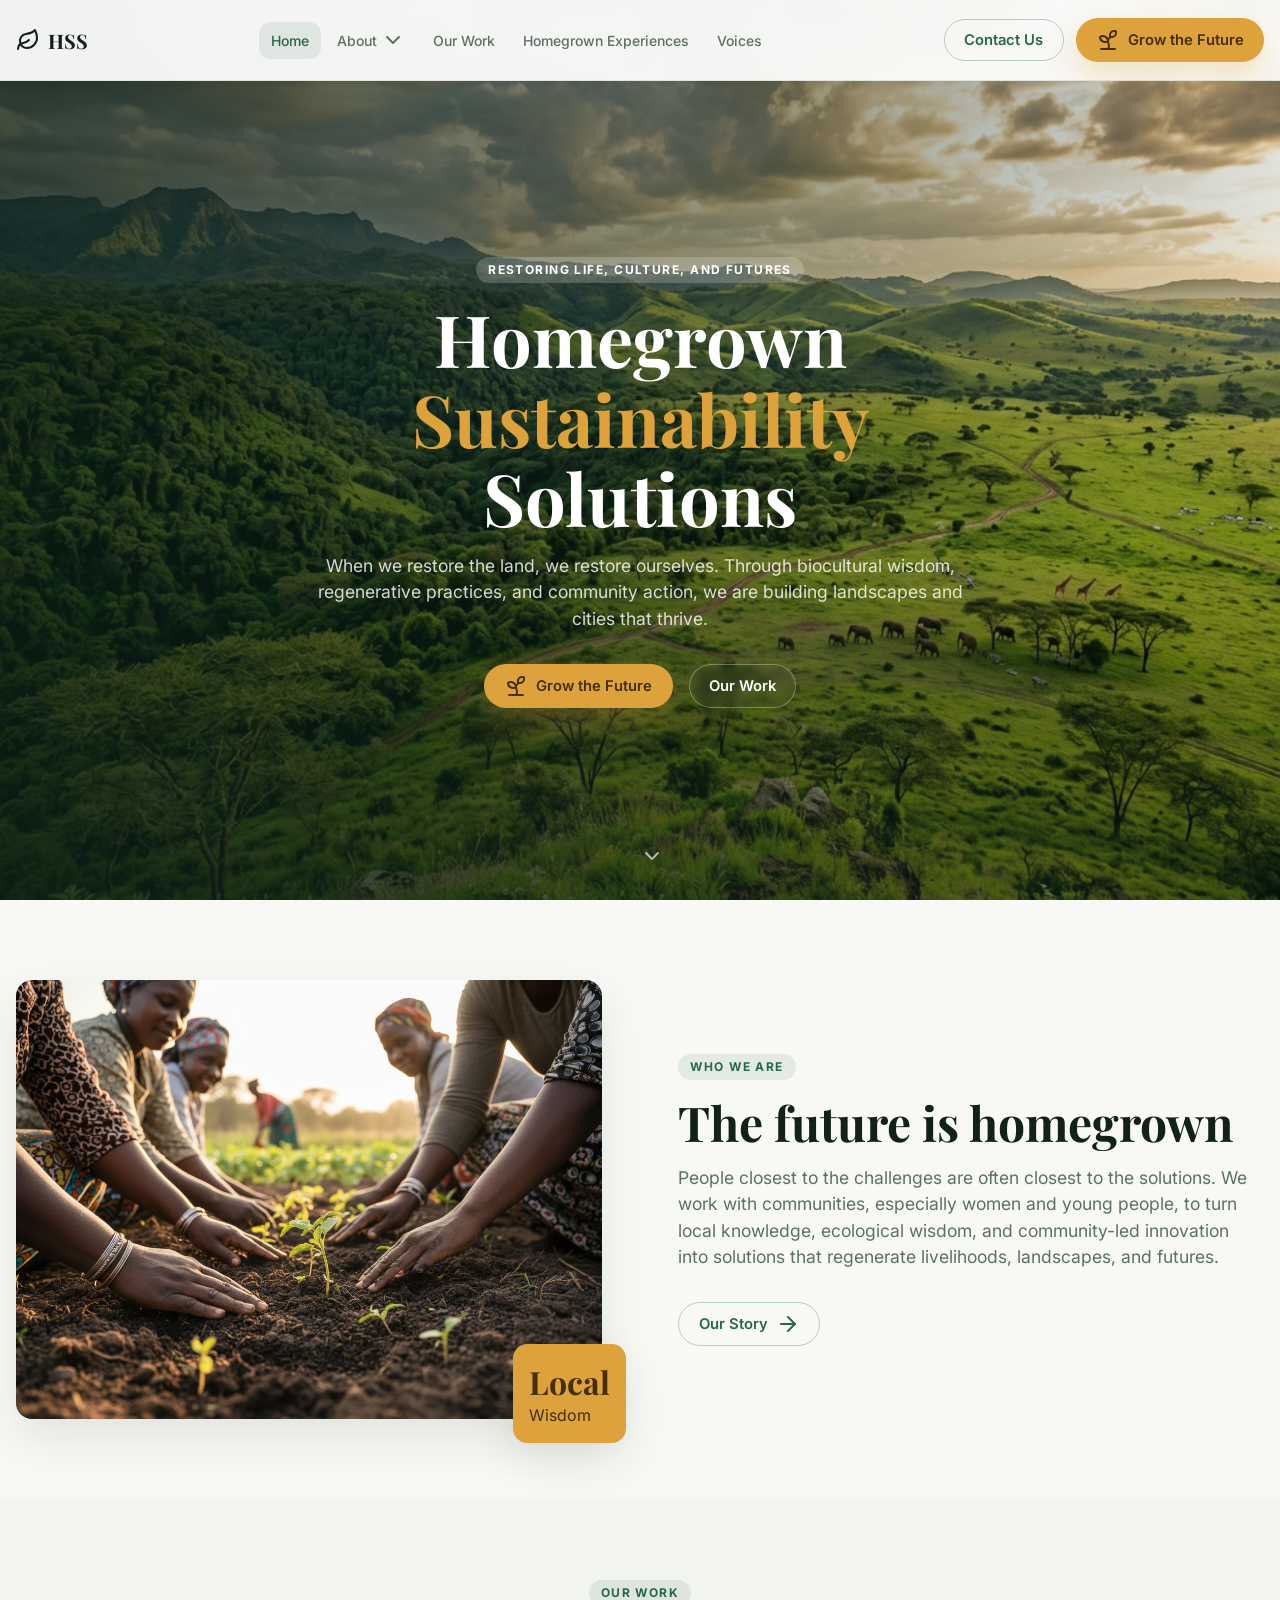
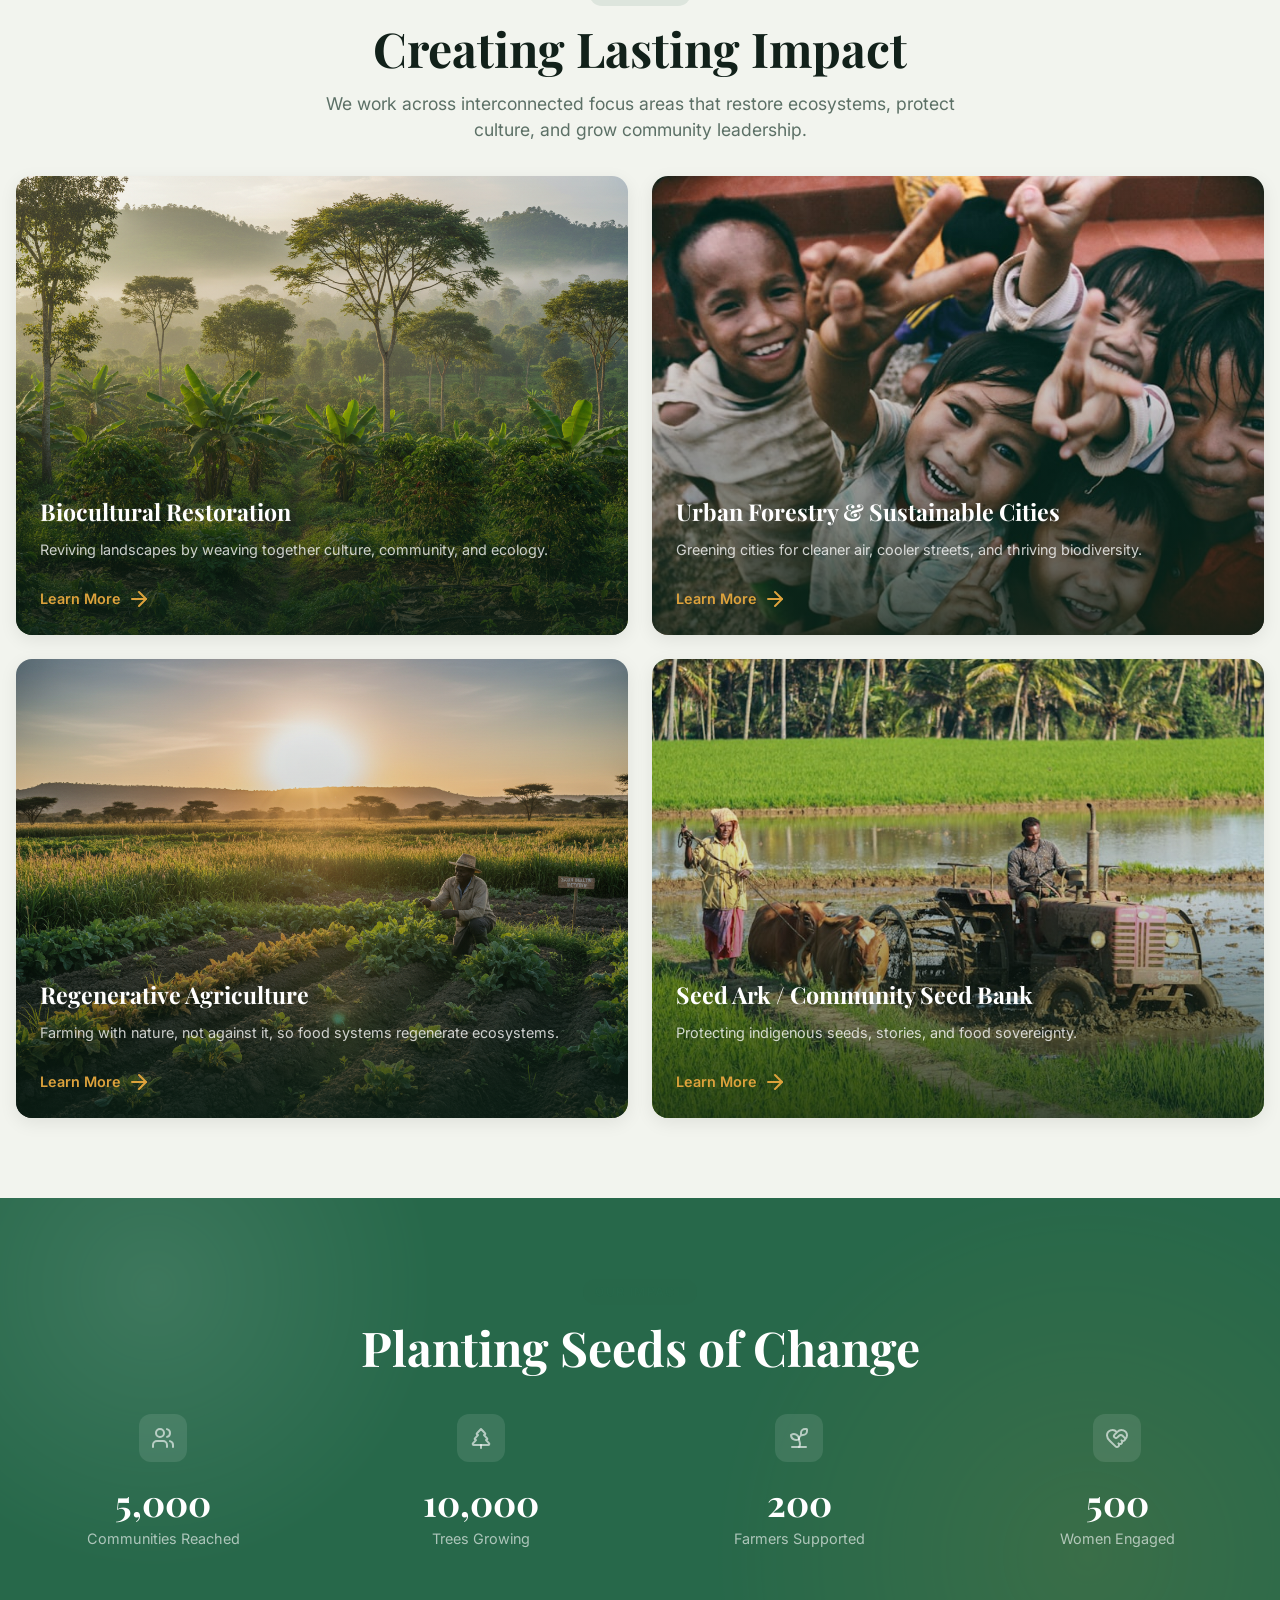
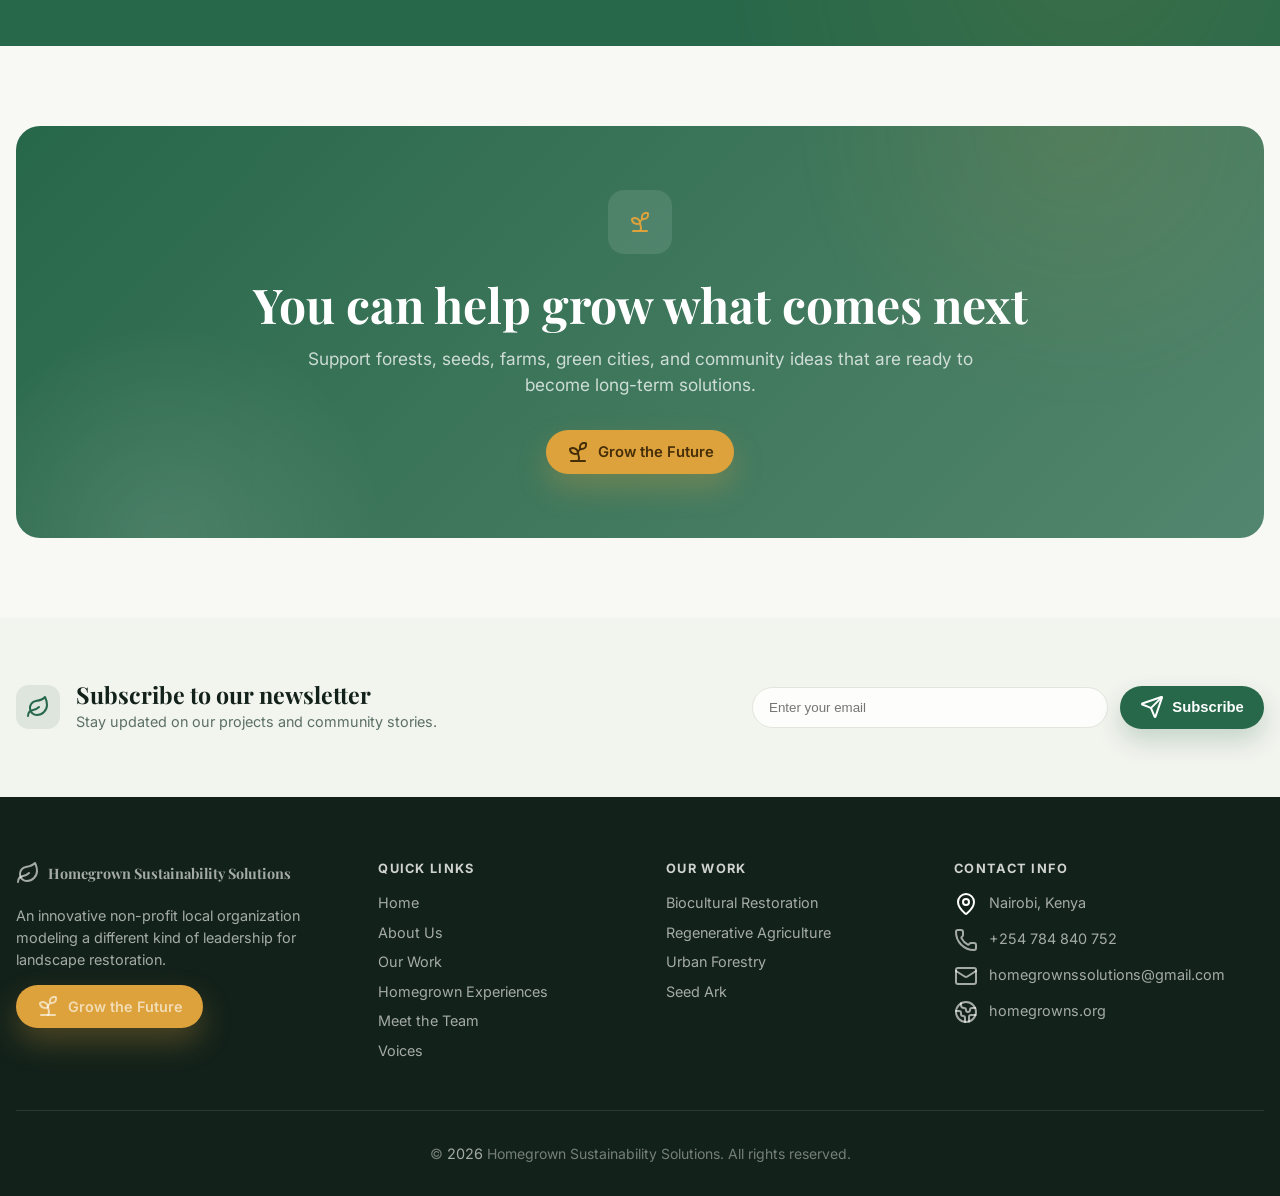
<file: index.html>
<!doctype html>
<html lang="en">
<head>
  <meta charset="utf-8">
  <meta http-equiv="refresh" content="0; url=./Home.html">
  <title>Homegrown Sustainability</title>
</head>
<body>
  <a href="./Home.html">Homegrown Sustainability</a>
</body>
</html>
</file>
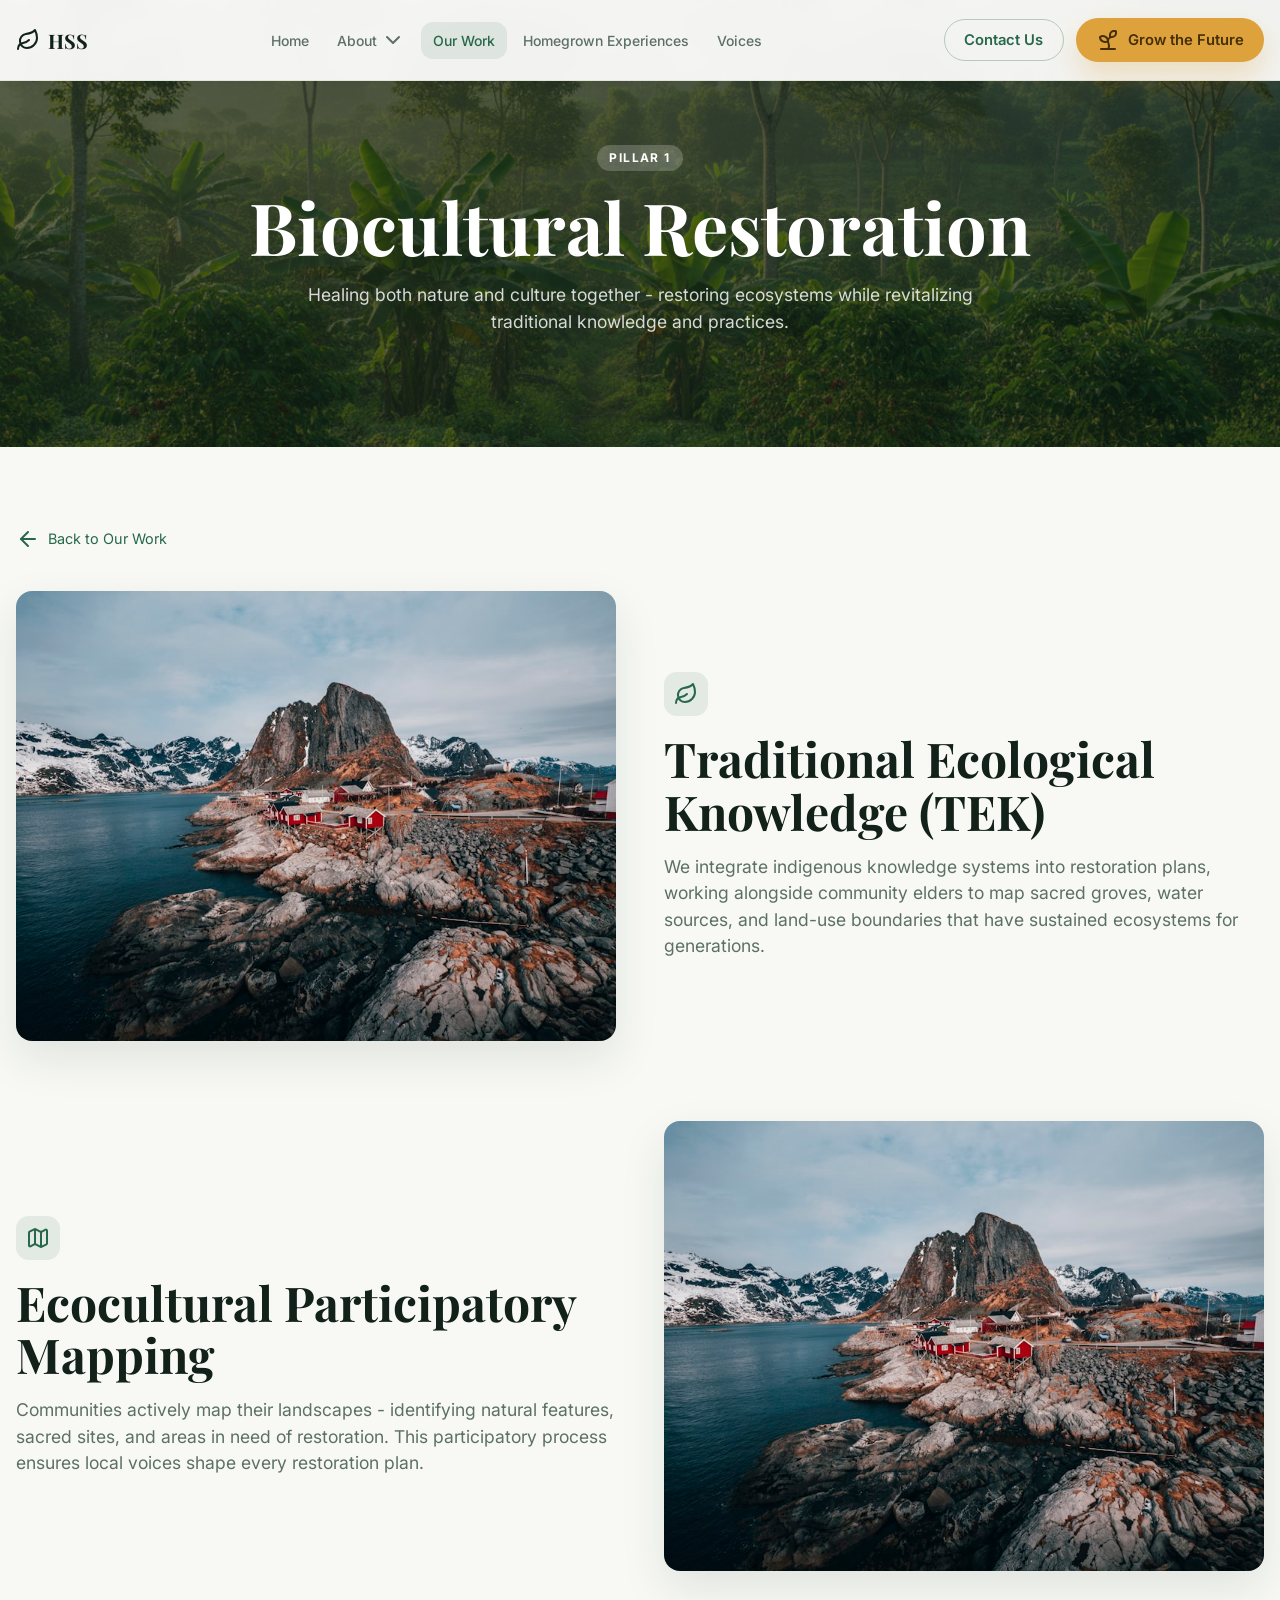
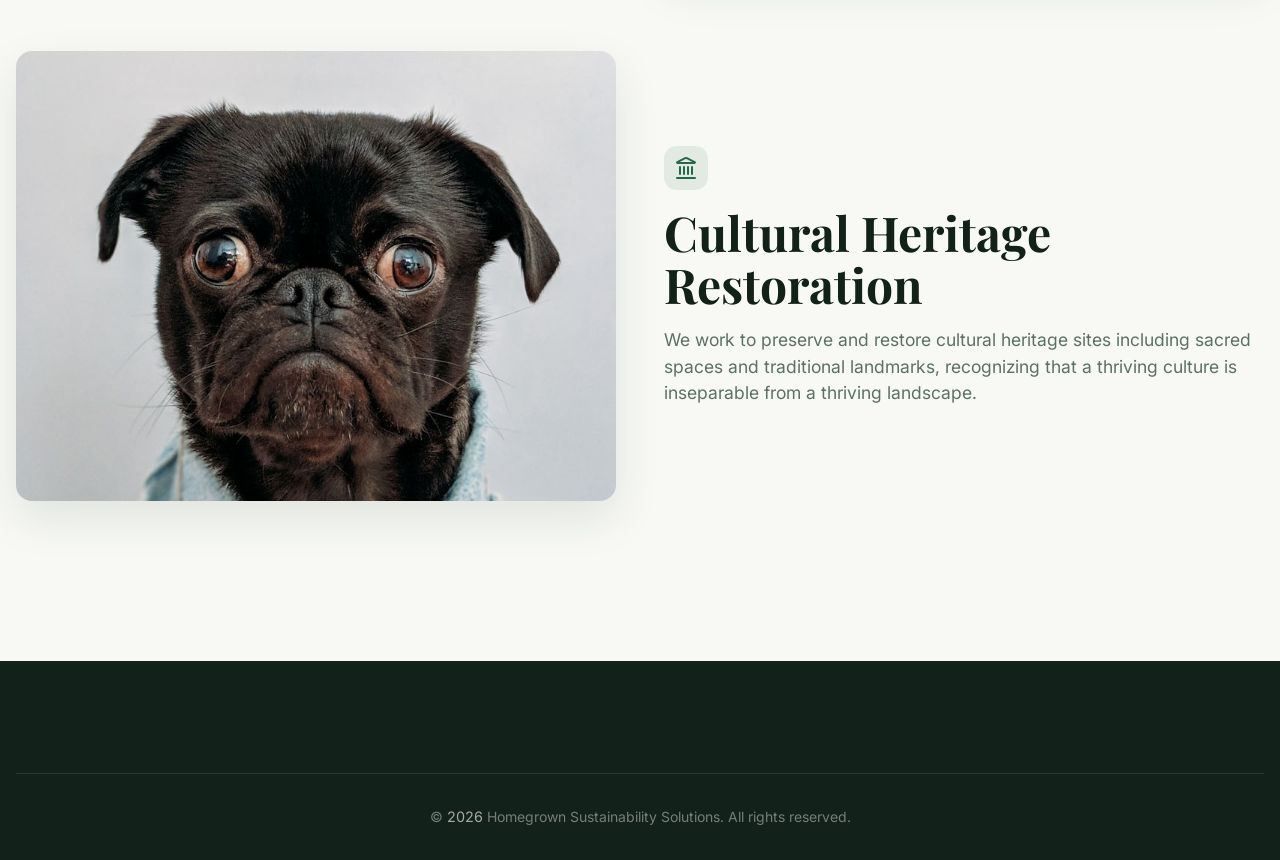
<file: Biocultural.html>
<!doctype html><html lang="en"><head><meta charset="utf-8"><meta name="viewport" content="width=device-width, initial-scale=1"><title>Biocultural Restoration - HSS</title><link rel="stylesheet" href="./assets/styles.css"><link rel="icon" href="./reference/logo.png"></head><body data-page="OurWork"><div class="page"><nav class="nav"><div class="container nav-inner"><a class="brand" href="./Home.html"><i data-lucide="leaf"></i><span>HSS</span></a><div class="nav-links"><a data-nav="Home" href="./Home.html">Home</a><div class="nav-item"><a class="nav-drop" data-nav="VisionMission" href="./VisionMission.html">About <i data-lucide="chevron-down"></i></a><div class="dropdown"><a href="./VisionMission.html#story">Our Story</a><a href="./VisionMission.html#mission">Mission & Vision</a><a href="./MeetTheTeam.html">Team</a></div></div><a data-nav="OurWork" href="./OurWork.html">Our Work</a><a data-nav="HomegrownExperiences" href="./HomegrownExperiences.html">Homegrown Experiences</a><a data-nav="Testimonies" href="./Testimonies.html">Voices</a></div><div class="nav-actions"><a class="btn btn-outline" href="./Home.html#contact">Contact Us</a><a class="btn btn-accent" href="./GetInvolved.html"><i data-lucide="sprout"></i>Grow the Future</a></div><button class="menu-toggle" data-menu-toggle><i data-lucide="menu"></i></button></div><div class="mobile-menu" data-mobile-menu><a href="./Home.html">Home</a><a href="./VisionMission.html">About Us</a><a href="./OurWork.html">Our Work</a><a href="./HomegrownExperiences.html">Homegrown Experiences</a><a href="./MeetTheTeam.html">Team</a><a href="./Testimonies.html">Voices</a></div></nav><main class="main">
<section class="page-hero"><img src="./assets/images/biocultural-restoration.png" alt="Biocultural Restoration"><div class="container"><span class="eyebrow">Pillar 1</span><h1>Biocultural Restoration</h1><p class="lead">Healing both nature and culture together - restoring ecosystems while revitalizing traditional knowledge and practices.</p></div></section>
<section class="section"><div class="container"><a class="back-link" href="./OurWork.html"><i data-lucide="arrow-left"></i>Back to Our Work</a><div class="feature-row"><div class="media"><img class="feature-image" src="./assets/images/tek.jpg" alt=""></div><div class="copy"><span class="icon-box"><i data-lucide="leaf"></i></span><h2>Traditional Ecological Knowledge (TEK)</h2><p class="lead">We integrate indigenous knowledge systems into restoration plans, working alongside community elders to map sacred groves, water sources, and land-use boundaries that have sustained ecosystems for generations.</p></div></div><div class="feature-row reverse"><div class="media"><img class="feature-image" src="./assets/images/mapping.jpg" alt=""></div><div class="copy"><span class="icon-box"><i data-lucide="map"></i></span><h2>Ecocultural Participatory Mapping</h2><p class="lead">Communities actively map their landscapes - identifying natural features, sacred sites, and areas in need of restoration. This participatory process ensures local voices shape every restoration plan.</p></div></div><div class="feature-row"><div class="media"><img class="feature-image" src="./assets/images/cultural-heritage.jpg" alt=""></div><div class="copy"><span class="icon-box"><i data-lucide="landmark"></i></span><h2>Cultural Heritage Restoration</h2><p class="lead">We work to preserve and restore cultural heritage sites including sacred spaces and traditional landmarks, recognizing that a thriving culture is inseparable from a thriving landscape.</p></div></div></div></section>
</main><footer class="footer"><div class="container copyright">&copy; <span data-year></span> Homegrown Sustainability Solutions. All rights reserved.</div></footer></div><script src="./assets/lucide.min.js"></script><script src="./assets/site.js"></script></body></html>
</file>
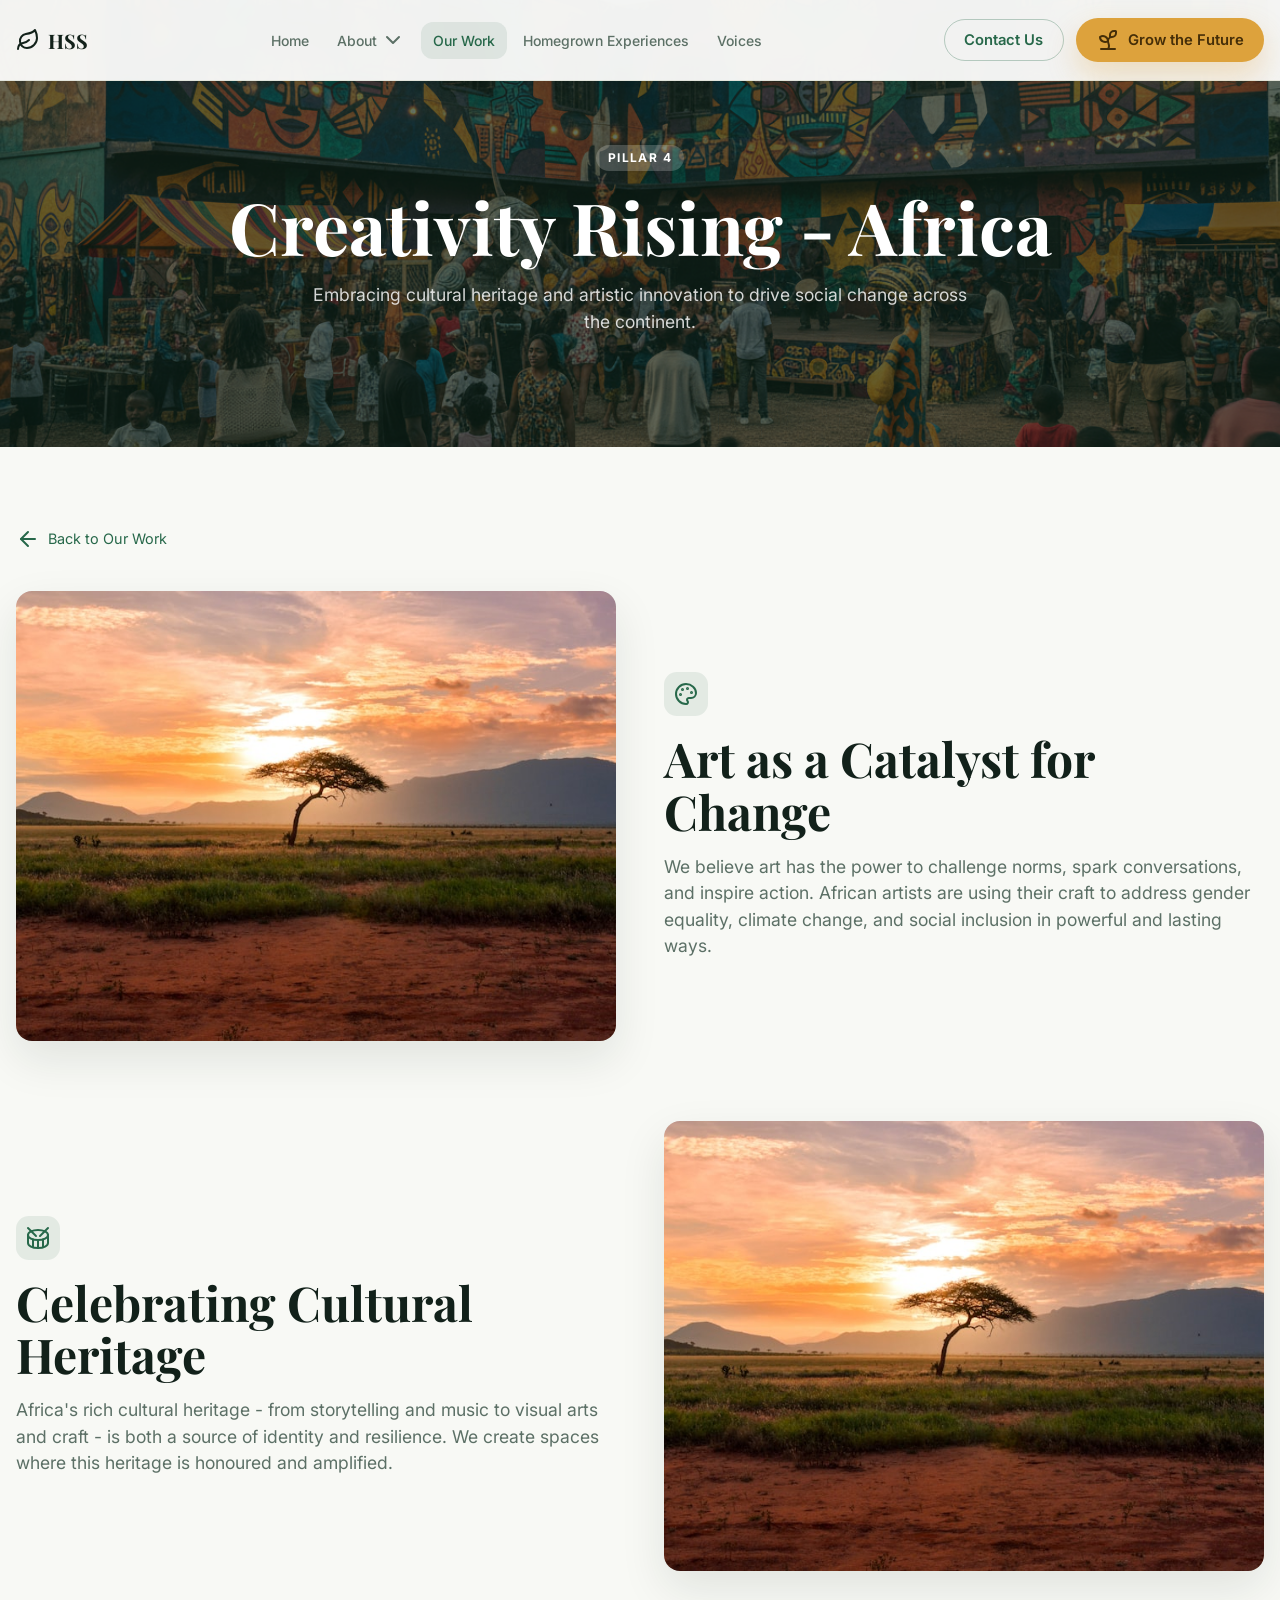
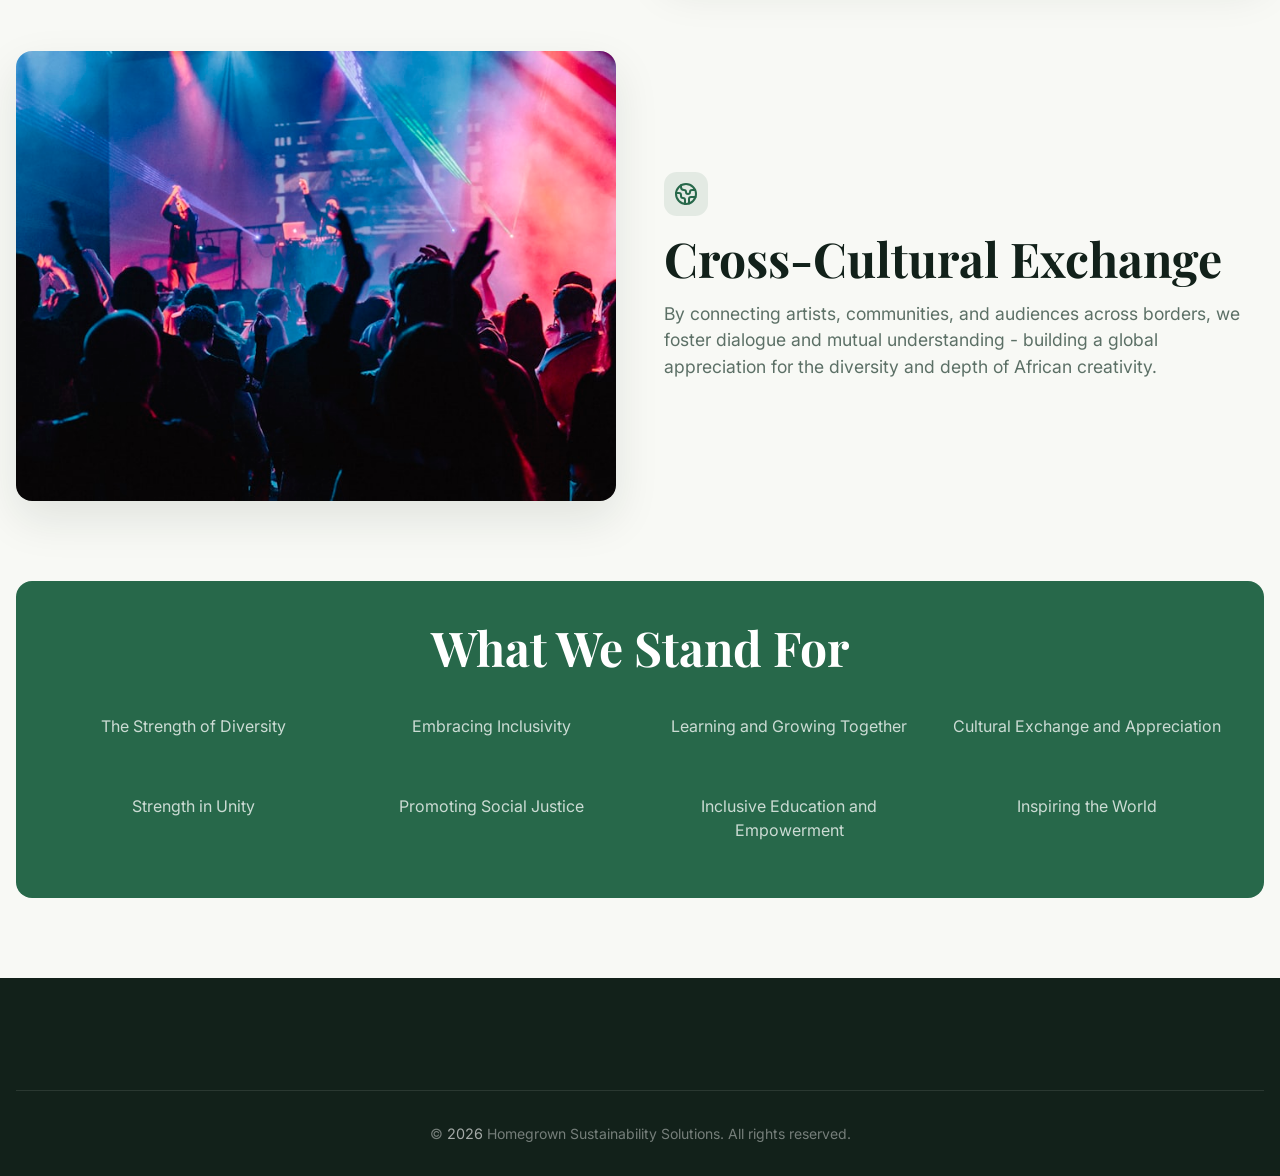
<file: CreativityRising.html>
<!doctype html><html lang="en"><head><meta charset="utf-8"><meta name="viewport" content="width=device-width, initial-scale=1"><title>Creativity Rising - Africa - HSS</title><link rel="stylesheet" href="./assets/styles.css"><link rel="icon" href="./reference/logo.png"></head><body data-page="OurWork"><div class="page"><nav class="nav"><div class="container nav-inner"><a class="brand" href="./Home.html"><i data-lucide="leaf"></i><span>HSS</span></a><div class="nav-links"><a data-nav="Home" href="./Home.html">Home</a><div class="nav-item"><a class="nav-drop" data-nav="VisionMission" href="./VisionMission.html">About <i data-lucide="chevron-down"></i></a><div class="dropdown"><a href="./VisionMission.html#story">Our Story</a><a href="./VisionMission.html#mission">Mission & Vision</a><a href="./MeetTheTeam.html">Team</a></div></div><a data-nav="OurWork" href="./OurWork.html">Our Work</a><a data-nav="HomegrownExperiences" href="./HomegrownExperiences.html">Homegrown Experiences</a><a data-nav="Testimonies" href="./Testimonies.html">Voices</a></div><div class="nav-actions"><a class="btn btn-outline" href="./Home.html#contact">Contact Us</a><a class="btn btn-accent" href="./GetInvolved.html"><i data-lucide="sprout"></i>Grow the Future</a></div><button class="menu-toggle" data-menu-toggle><i data-lucide="menu"></i></button></div></nav><main class="main">
<section class="page-hero"><img src="./assets/images/creativity-rising.png" alt="Creativity Rising Africa"><div class="container"><span class="eyebrow">Pillar 4</span><h1>Creativity Rising - Africa</h1><p class="lead">Embracing cultural heritage and artistic innovation to drive social change across the continent.</p></div></section>
<section class="section"><div class="container"><a class="back-link" href="./OurWork.html"><i data-lucide="arrow-left"></i>Back to Our Work</a><div class="feature-row"><div class="media"><img class="feature-image" src="./assets/images/art-change.jpg" alt=""></div><div class="copy"><span class="icon-box"><i data-lucide="palette"></i></span><h2>Art as a Catalyst for Change</h2><p class="lead">We believe art has the power to challenge norms, spark conversations, and inspire action. African artists are using their craft to address gender equality, climate change, and social inclusion in powerful and lasting ways.</p></div></div><div class="feature-row reverse"><div class="media"><img class="feature-image" src="./assets/images/cultural-heritage-art.jpg" alt=""></div><div class="copy"><span class="icon-box"><i data-lucide="drum"></i></span><h2>Celebrating Cultural Heritage</h2><p class="lead">Africa's rich cultural heritage - from storytelling and music to visual arts and craft - is both a source of identity and resilience. We create spaces where this heritage is honoured and amplified.</p></div></div><div class="feature-row"><div class="media"><img class="feature-image" src="./assets/images/cross-cultural-exchange.jpg" alt=""></div><div class="copy"><span class="icon-box"><i data-lucide="globe-2"></i></span><h2>Cross-Cultural Exchange</h2><p class="lead">By connecting artists, communities, and audiences across borders, we foster dialogue and mutual understanding - building a global appreciation for the diversity and depth of African creativity.</p></div></div><div class="cta-panel"><h2>What We Stand For</h2><div class="grid four" style="margin-top:1.5rem"><p>The Strength of Diversity</p><p>Embracing Inclusivity</p><p>Learning and Growing Together</p><p>Cultural Exchange and Appreciation</p><p>Strength in Unity</p><p>Promoting Social Justice</p><p>Inclusive Education and Empowerment</p><p>Inspiring the World</p></div></div></div></section>
</main><footer class="footer"><div class="container copyright">&copy; <span data-year></span> Homegrown Sustainability Solutions. All rights reserved.</div></footer></div><script src="./assets/lucide.min.js"></script><script src="./assets/site.js"></script></body></html>
</file>
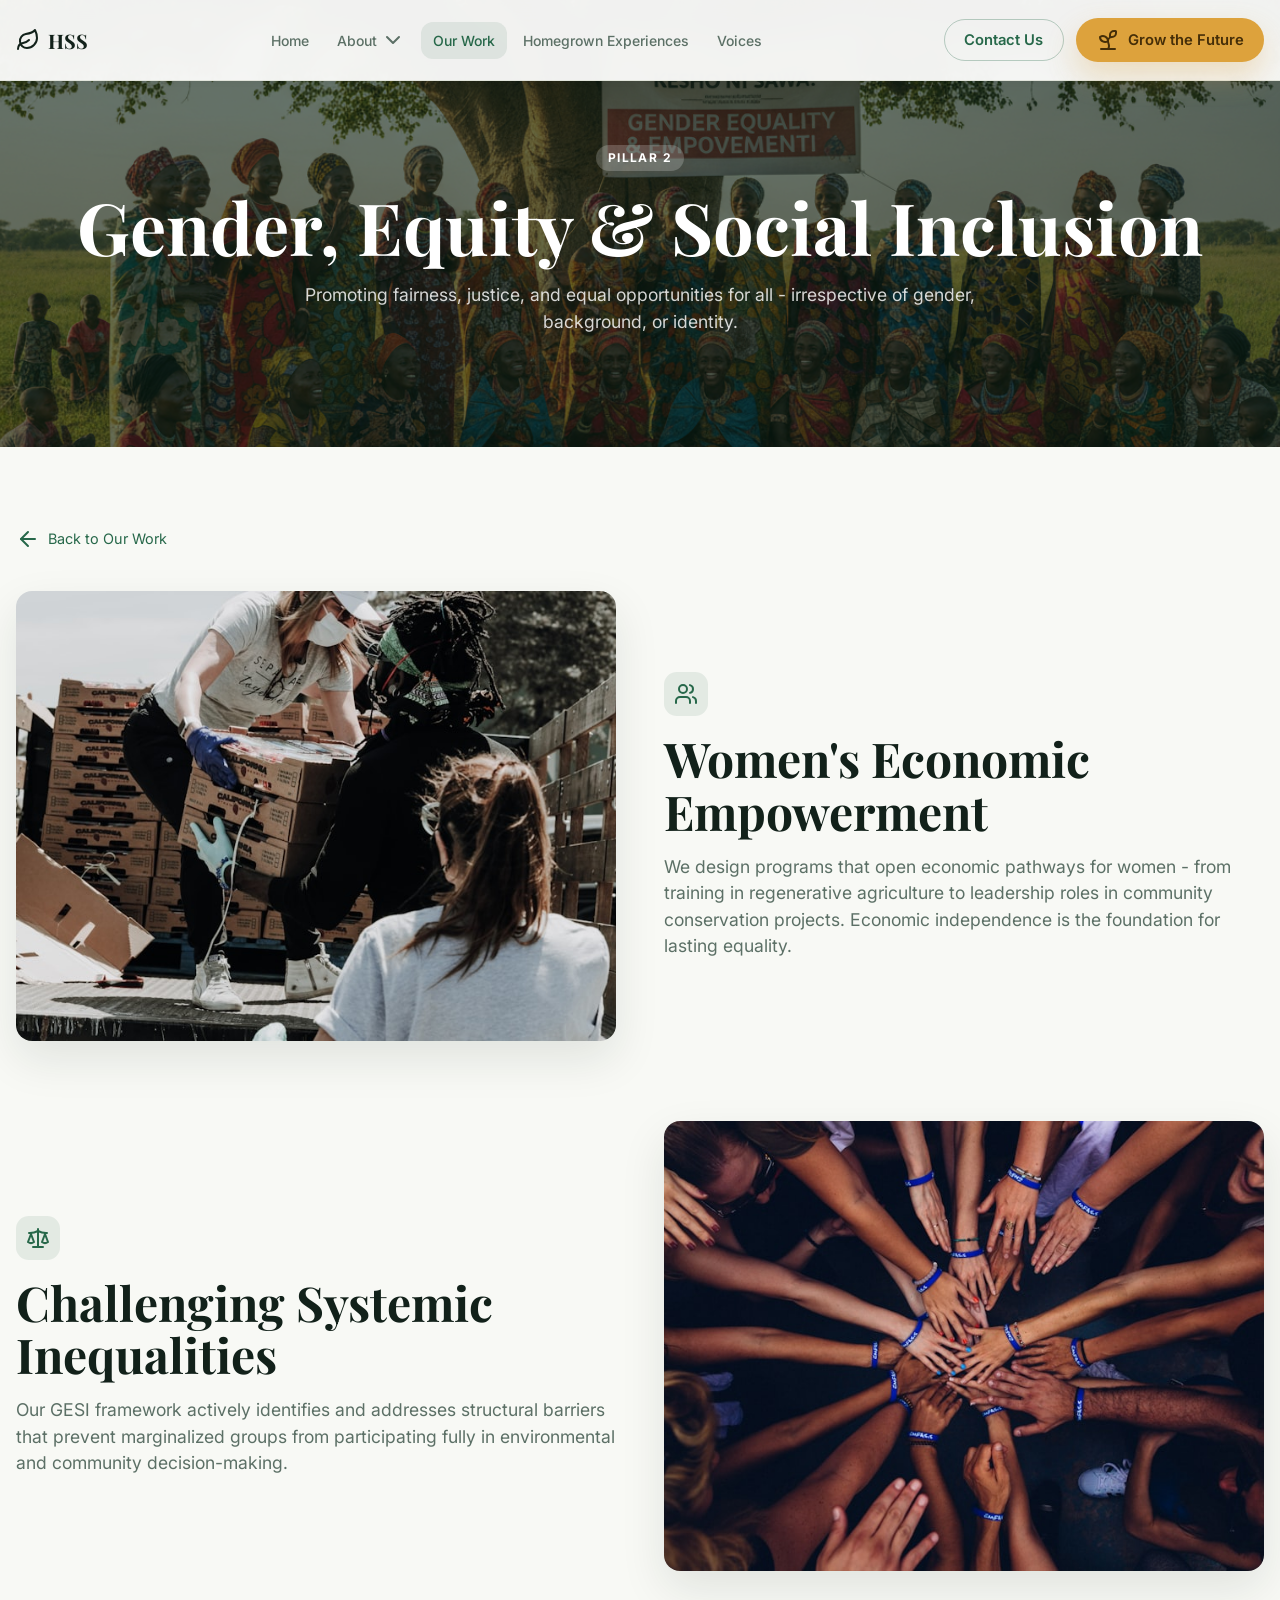
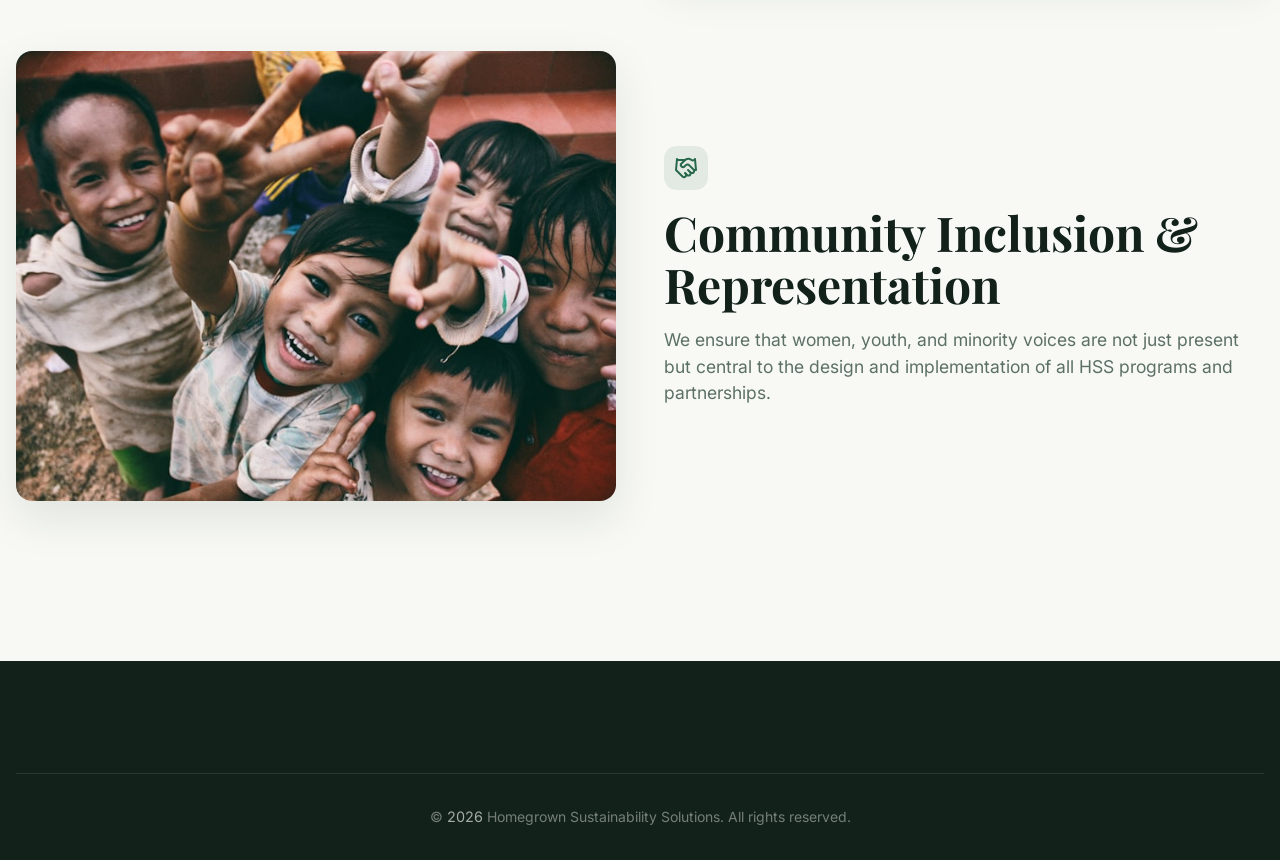
<file: GESI.html>
<!doctype html><html lang="en"><head><meta charset="utf-8"><meta name="viewport" content="width=device-width, initial-scale=1"><title>Gender, Equity & Social Inclusion - HSS</title><link rel="stylesheet" href="./assets/styles.css"><link rel="icon" href="./reference/logo.png"></head><body data-page="OurWork"><div class="page"><nav class="nav"><div class="container nav-inner"><a class="brand" href="./Home.html"><i data-lucide="leaf"></i><span>HSS</span></a><div class="nav-links"><a data-nav="Home" href="./Home.html">Home</a><div class="nav-item"><a class="nav-drop" data-nav="VisionMission" href="./VisionMission.html">About <i data-lucide="chevron-down"></i></a><div class="dropdown"><a href="./VisionMission.html#story">Our Story</a><a href="./VisionMission.html#mission">Mission & Vision</a><a href="./MeetTheTeam.html">Team</a></div></div><a data-nav="OurWork" href="./OurWork.html">Our Work</a><a data-nav="HomegrownExperiences" href="./HomegrownExperiences.html">Homegrown Experiences</a><a data-nav="Testimonies" href="./Testimonies.html">Voices</a></div><div class="nav-actions"><a class="btn btn-outline" href="./Home.html#contact">Contact Us</a><a class="btn btn-accent" href="./GetInvolved.html"><i data-lucide="sprout"></i>Grow the Future</a></div><button class="menu-toggle" data-menu-toggle><i data-lucide="menu"></i></button></div></nav><main class="main">
<section class="page-hero"><img src="./assets/images/gesi.png" alt="Gender Equity and Social Inclusion"><div class="container"><span class="eyebrow">Pillar 2</span><h1>Gender, Equity & Social Inclusion</h1><p class="lead">Promoting fairness, justice, and equal opportunities for all - irrespective of gender, background, or identity.</p></div></section>
<section class="section"><div class="container"><a class="back-link" href="./OurWork.html"><i data-lucide="arrow-left"></i>Back to Our Work</a><div class="feature-row"><div class="media"><img class="feature-image" src="./assets/images/women-empowerment.jpg" alt=""></div><div class="copy"><span class="icon-box"><i data-lucide="users"></i></span><h2>Women's Economic Empowerment</h2><p class="lead">We design programs that open economic pathways for women - from training in regenerative agriculture to leadership roles in community conservation projects. Economic independence is the foundation for lasting equality.</p></div></div><div class="feature-row reverse"><div class="media"><img class="feature-image" src="./assets/images/systemic-inequality.jpg" alt=""></div><div class="copy"><span class="icon-box"><i data-lucide="scale"></i></span><h2>Challenging Systemic Inequalities</h2><p class="lead">Our GESI framework actively identifies and addresses structural barriers that prevent marginalized groups from participating fully in environmental and community decision-making.</p></div></div><div class="feature-row"><div class="media"><img class="feature-image" src="./assets/images/community-inclusion.jpg" alt=""></div><div class="copy"><span class="icon-box"><i data-lucide="handshake"></i></span><h2>Community Inclusion & Representation</h2><p class="lead">We ensure that women, youth, and minority voices are not just present but central to the design and implementation of all HSS programs and partnerships.</p></div></div></div></section>
</main><footer class="footer"><div class="container copyright">&copy; <span data-year></span> Homegrown Sustainability Solutions. All rights reserved.</div></footer></div><script src="./assets/lucide.min.js"></script><script src="./assets/site.js"></script></body></html>
</file>
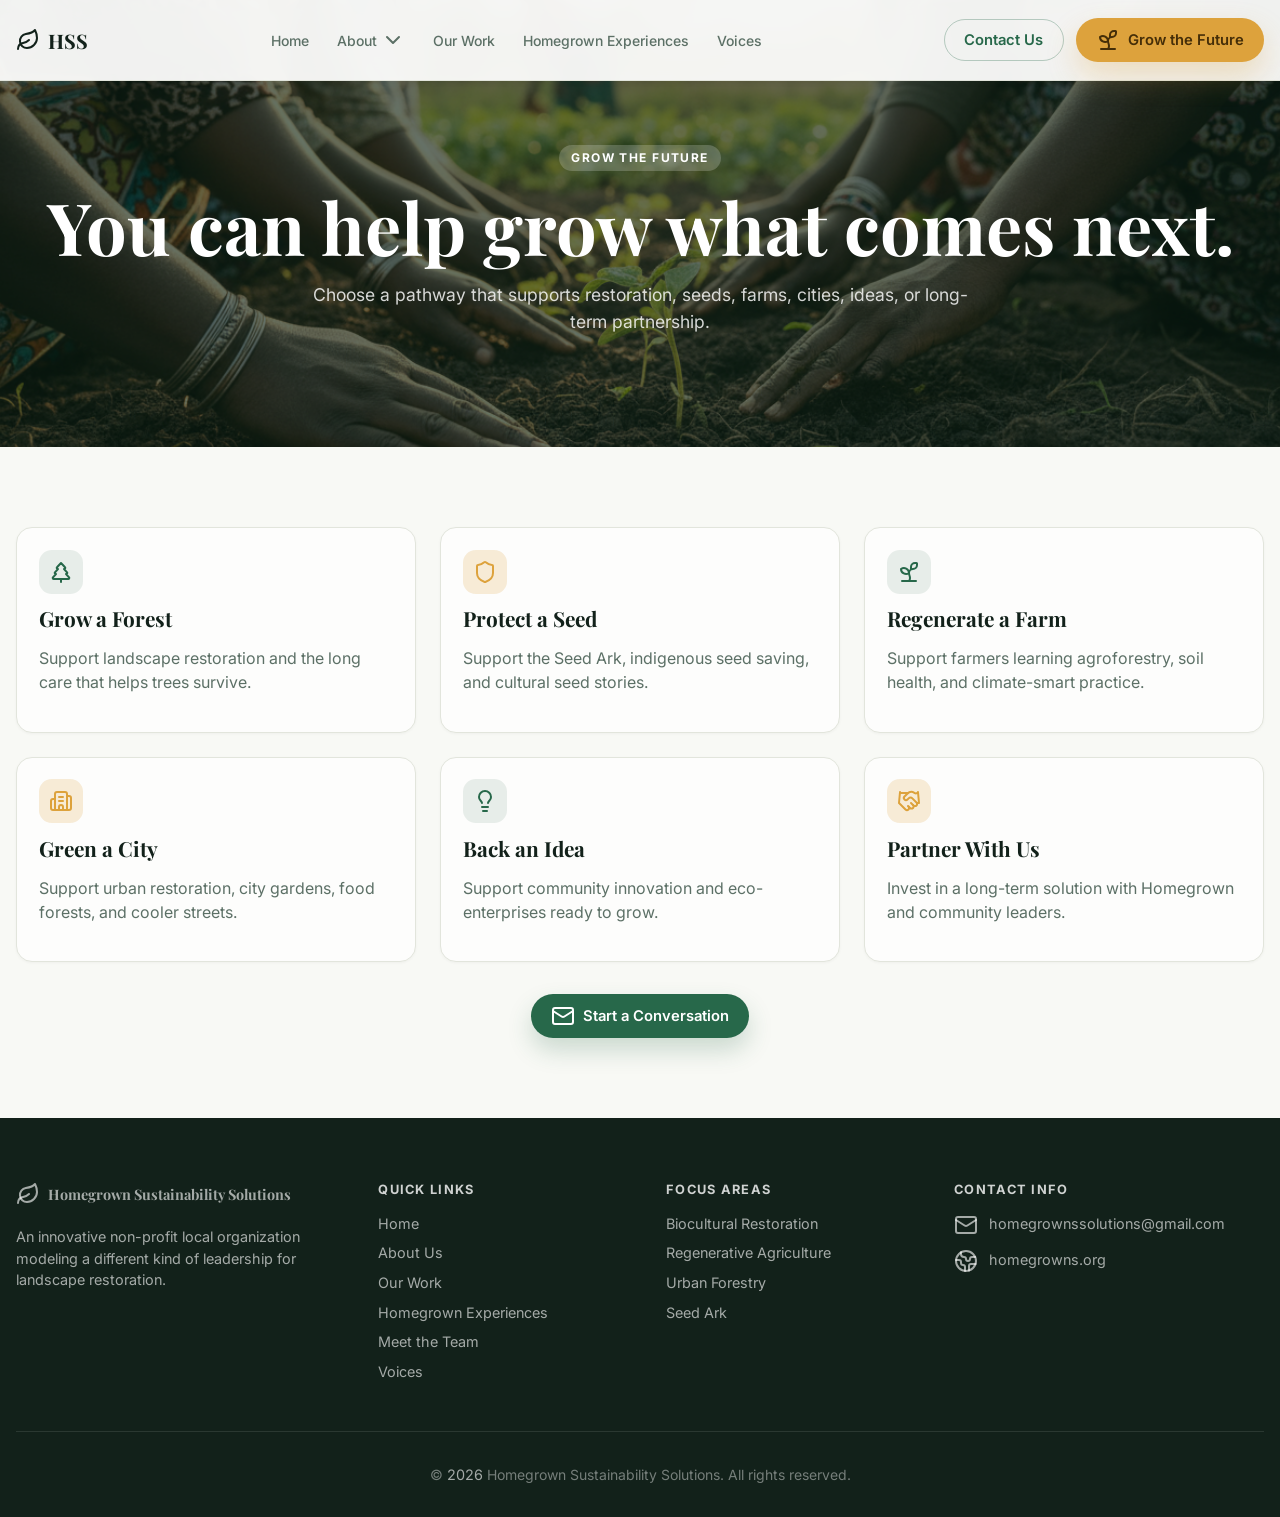
<file: GetInvolved.html>
<!doctype html>
<html lang="en">
<head><meta charset="utf-8"><meta name="viewport" content="width=device-width, initial-scale=1"><title>Grow the Future - Homegrown Sustainability</title><link rel="stylesheet" href="./assets/styles.css"><link rel="icon" href="./reference/logo.png"></head>
<body><div class="page">
<nav class="nav"><div class="container nav-inner"><a class="brand" href="./Home.html"><i data-lucide="leaf"></i><span>HSS</span></a><div class="nav-links"><a data-nav="Home" href="./Home.html">Home</a><div class="nav-item"><a class="nav-drop" href="./VisionMission.html">About <i data-lucide="chevron-down"></i></a><div class="dropdown"><a href="./VisionMission.html#story">Our Story</a><a href="./VisionMission.html#mission">Mission & Vision</a><a href="./MeetTheTeam.html">Team</a></div></div><a data-nav="OurWork" href="./OurWork.html">Our Work</a><a data-nav="HomegrownExperiences" href="./HomegrownExperiences.html">Homegrown Experiences</a><a data-nav="Testimonies" href="./Testimonies.html">Voices</a></div><div class="nav-actions"><a class="btn btn-outline" href="./Home.html#contact">Contact Us</a><a class="btn btn-accent" href="./GetInvolved.html"><i data-lucide="sprout"></i>Grow the Future</a></div><button class="menu-toggle" data-menu-toggle aria-label="Open menu"><i data-lucide="menu"></i></button></div><div class="mobile-menu" data-mobile-menu><a href="./Home.html">Home</a><a href="./VisionMission.html">About Us</a><a href="./OurWork.html">Our Work</a><a href="./HomegrownExperiences.html">Homegrown Experiences</a><a href="./MeetTheTeam.html">Team</a><a href="./Testimonies.html">Voices</a></div></nav>
<main class="main">
<section class="page-hero"><img src="./assets/images/community-planting.png" alt="Community restoration work"><div class="container"><span class="eyebrow">Grow the Future</span><h1>You can help grow what comes next.</h1><p class="lead">Choose a pathway that supports restoration, seeds, farms, cities, ideas, or long-term partnership.</p></div></section>
<section class="section"><div class="container grid three">
<article class="pathway-card"><span class="icon-box"><i data-lucide="tree-pine"></i></span><h3>Grow a Forest</h3><p>Support landscape restoration and the long care that helps trees survive.</p></article>
<article class="pathway-card"><span class="icon-box accent"><i data-lucide="shield"></i></span><h3>Protect a Seed</h3><p>Support the Seed Ark, indigenous seed saving, and cultural seed stories.</p></article>
<article class="pathway-card"><span class="icon-box"><i data-lucide="sprout"></i></span><h3>Regenerate a Farm</h3><p>Support farmers learning agroforestry, soil health, and climate-smart practice.</p></article>
<article class="pathway-card"><span class="icon-box accent"><i data-lucide="building-2"></i></span><h3>Green a City</h3><p>Support urban restoration, city gardens, food forests, and cooler streets.</p></article>
<article class="pathway-card"><span class="icon-box"><i data-lucide="lightbulb"></i></span><h3>Back an Idea</h3><p>Support community innovation and eco-enterprises ready to grow.</p></article>
<article class="pathway-card"><span class="icon-box accent"><i data-lucide="handshake"></i></span><h3>Partner With Us</h3><p>Invest in a long-term solution with Homegrown and community leaders.</p></article>
</div><div class="actions" style="justify-content:center"><a class="btn btn-primary" href="mailto:homegrownssolutions@gmail.com?subject=Grow the Future"><i data-lucide="mail"></i>Start a Conversation</a></div></section>
</main>
<footer class="footer"><div class="container footer-grid"><div><a class="brand" href="./Home.html"><i data-lucide="leaf"></i><span>Homegrown Sustainability Solutions</span></a><p>An innovative non-profit local organization modeling a different kind of leadership for landscape restoration.</p></div><div><h3>Quick Links</h3><div class="footer-links"><a href="./Home.html">Home</a><a href="./VisionMission.html">About Us</a><a href="./OurWork.html">Our Work</a><a href="./HomegrownExperiences.html">Homegrown Experiences</a><a href="./MeetTheTeam.html">Meet the Team</a><a href="./Testimonies.html">Voices</a></div></div><div><h3>Focus Areas</h3><div class="footer-links"><a href="./OurWork.html#biocultural">Biocultural Restoration</a><a href="./OurWork.html#regenerative">Regenerative Agriculture</a><a href="./OurWork.html#urban">Urban Forestry</a><a href="./OurWork.html#seed">Seed Ark</a></div></div><div><h3>Contact Info</h3><a class="contact-row" href="mailto:homegrownssolutions@gmail.com"><i data-lucide="mail"></i><span>homegrownssolutions@gmail.com</span></a><a class="contact-row" href="https://homegrowns.org"><i data-lucide="globe-2"></i><span>homegrowns.org</span></a></div></div><div class="container copyright">&copy; <span data-year></span> Homegrown Sustainability Solutions. All rights reserved.</div></footer>
</div><script src="./assets/lucide.min.js"></script><script src="./assets/site.js"></script></body></html>
</file>
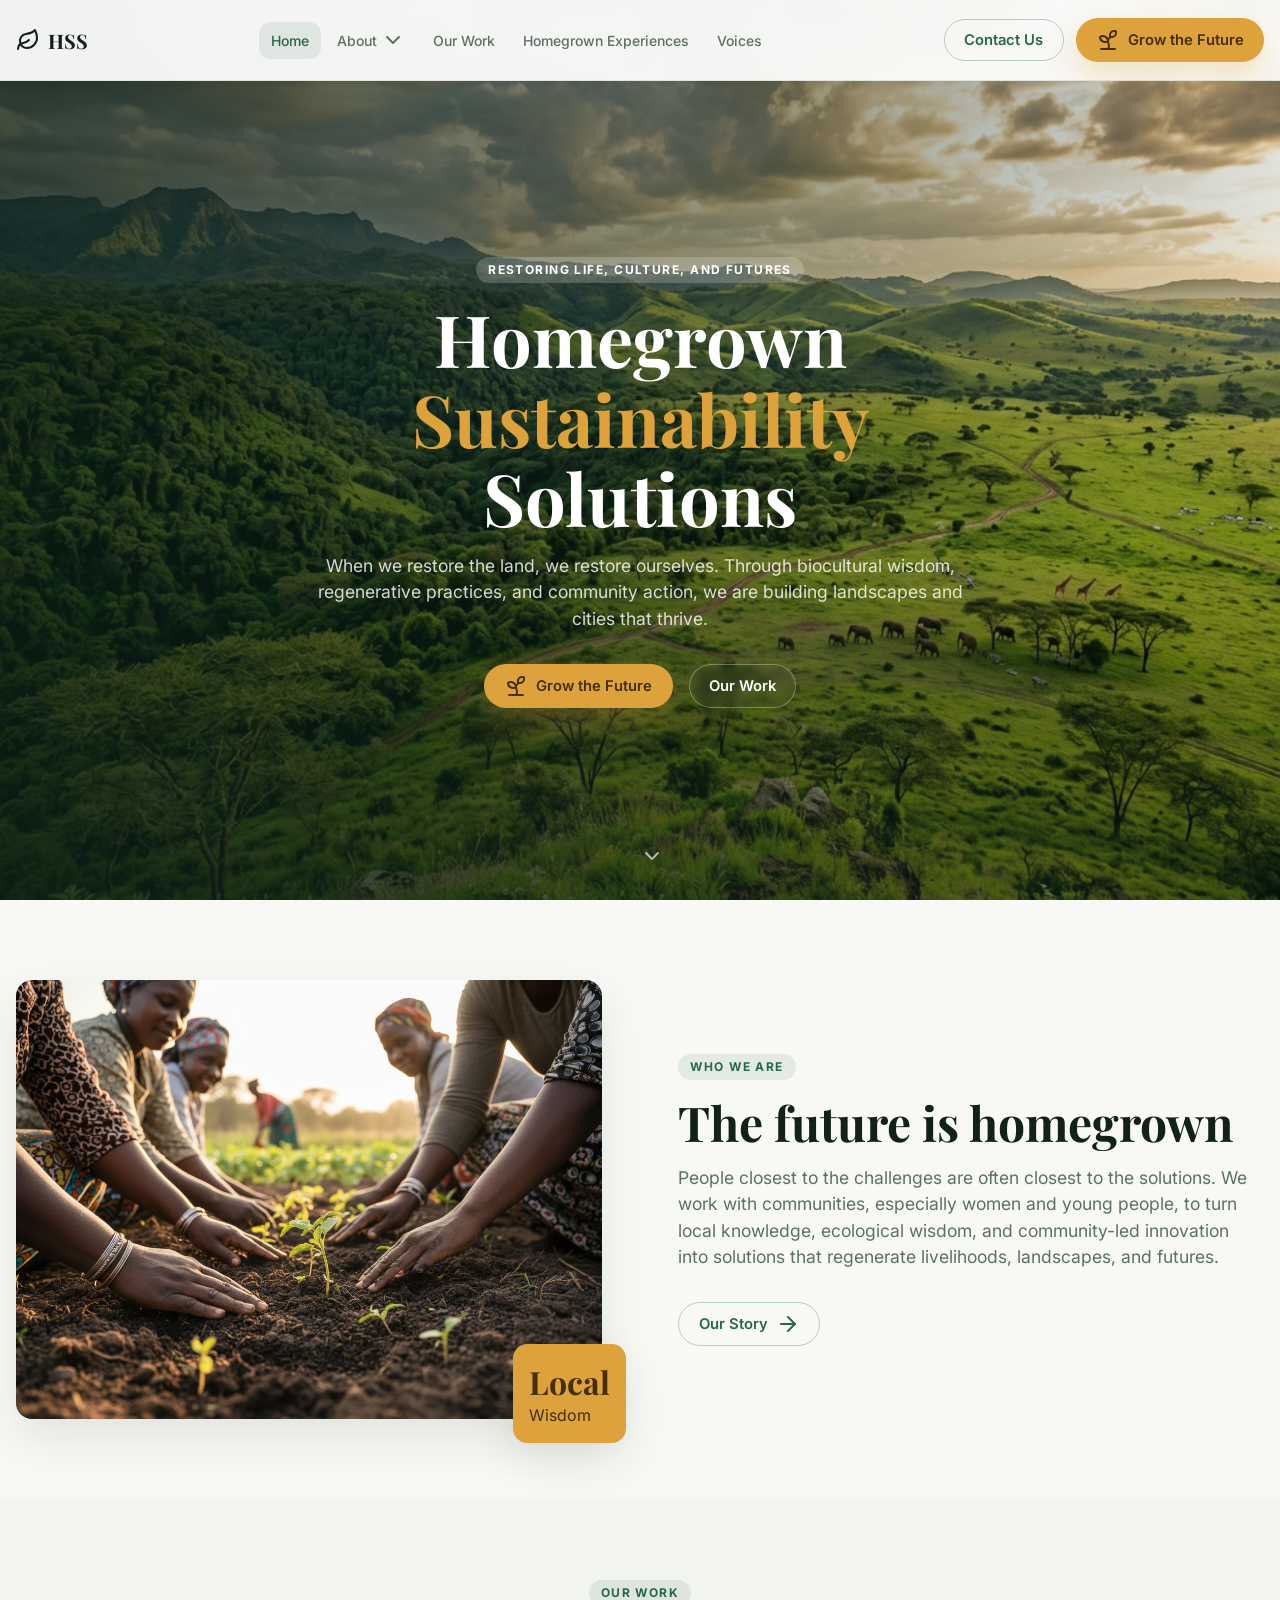
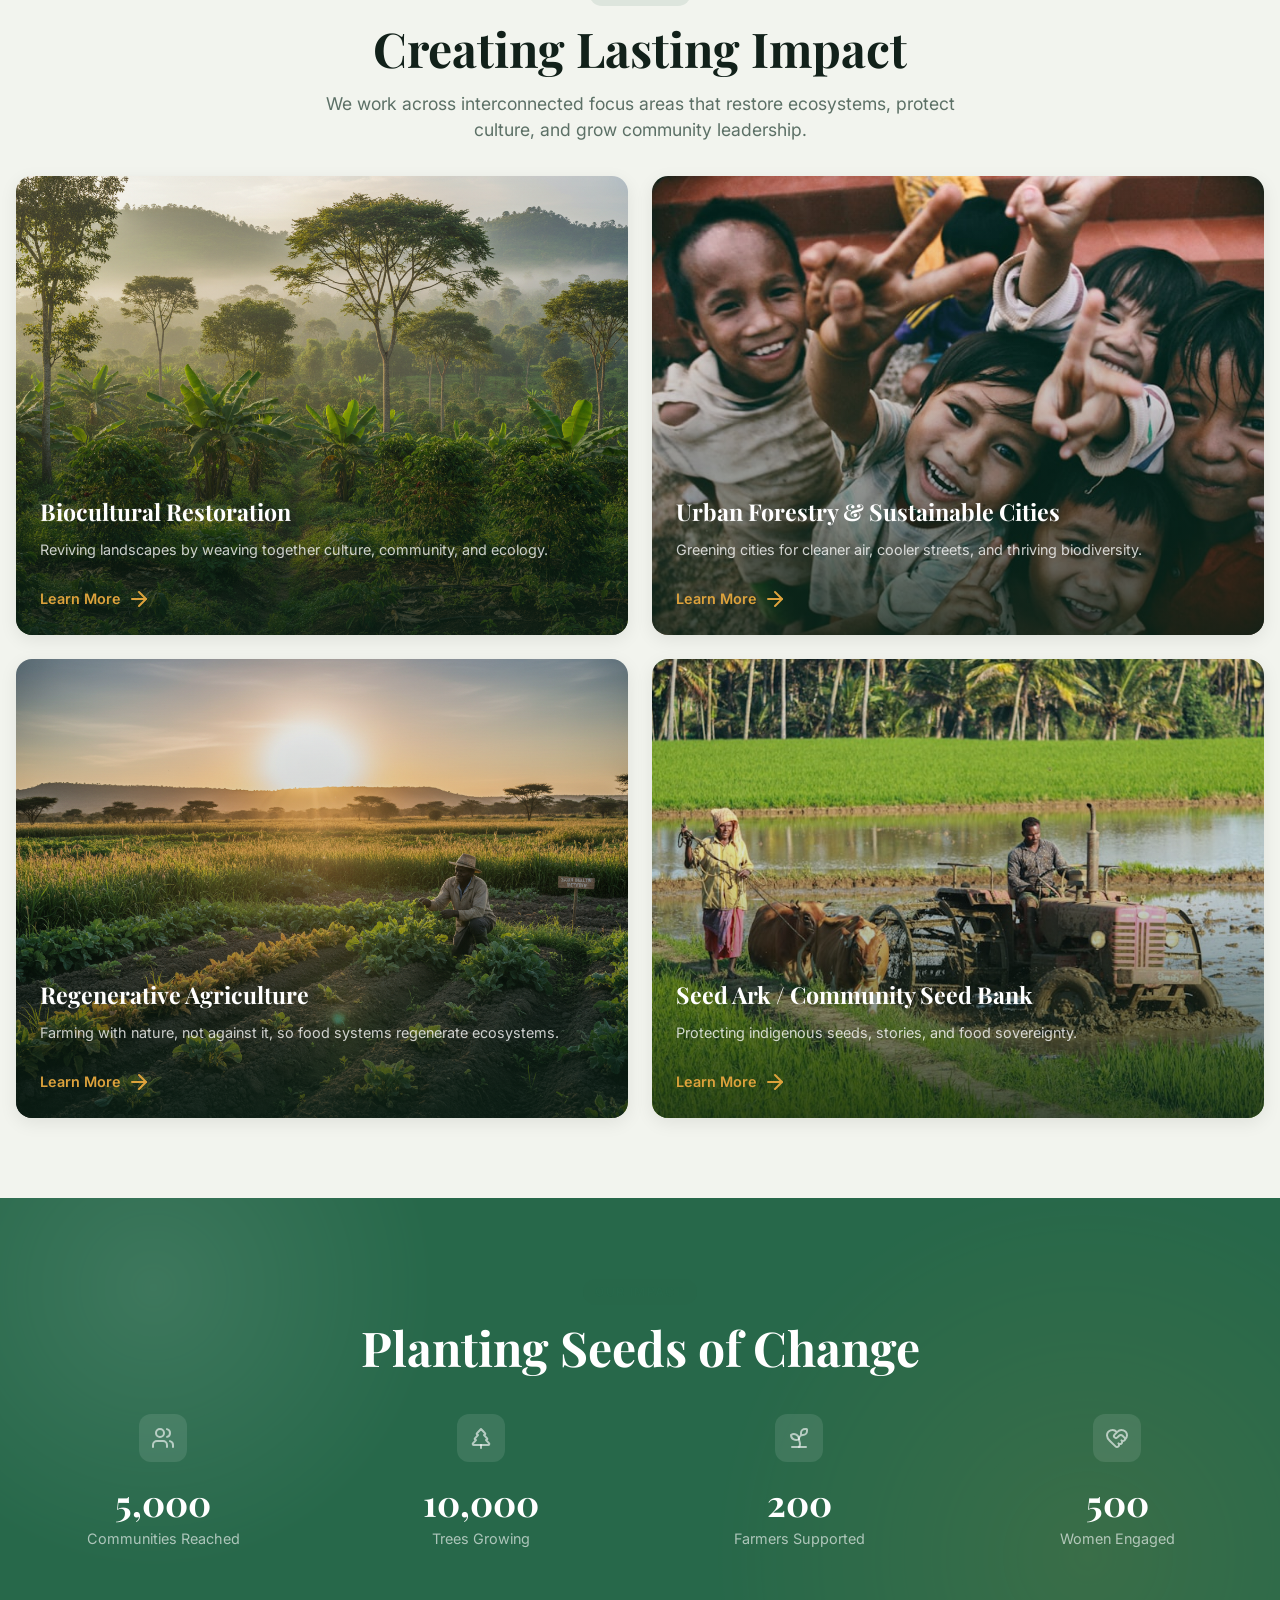
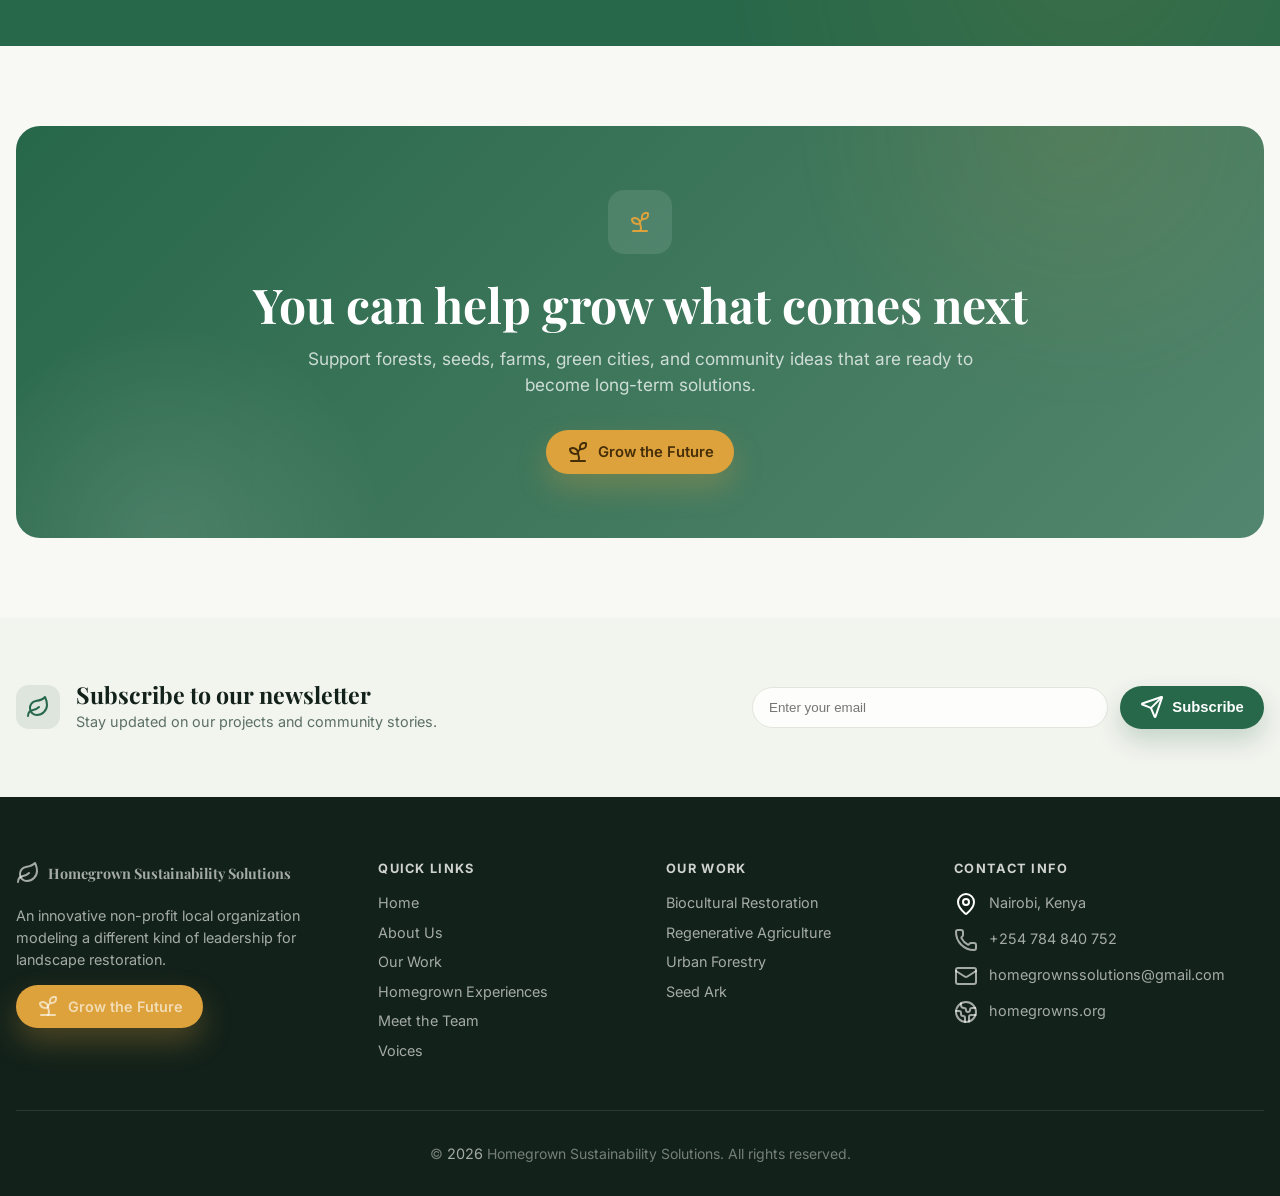
<file: Home.html>
<!doctype html>
<html lang="en">
<head>
  <meta charset="utf-8">
  <meta name="viewport" content="width=device-width, initial-scale=1">
  <title>Homegrown Sustainability</title>
  <meta name="description" content="Community-led landscape restoration through biocultural knowledge and regenerative practices.">
  <link rel="icon" href="./reference/logo.png">
  <link rel="stylesheet" href="./assets/styles.css">
</head>
<body data-page="Home">
<div class="page">
  <nav class="nav">
    <div class="container nav-inner">
      <a class="brand" href="./Home.html"><i data-lucide="leaf"></i><span>HSS</span></a>
      <div class="nav-links"><a data-nav="Home" href="./Home.html">Home</a><div class="nav-item"><a class="nav-drop" data-nav="VisionMission" href="./VisionMission.html">About <i data-lucide="chevron-down"></i></a><div class="dropdown"><a href="./VisionMission.html#story">Our Story</a><a href="./VisionMission.html#mission">Mission & Vision</a><a href="./MeetTheTeam.html">Team</a></div></div><a data-nav="OurWork" href="./OurWork.html">Our Work</a><a data-nav="HomegrownExperiences" href="./HomegrownExperiences.html">Homegrown Experiences</a><a data-nav="Testimonies" href="./Testimonies.html">Voices</a></div>
      <div class="nav-actions"><a class="btn btn-outline" href="#contact">Contact Us</a><a class="btn btn-accent" href="./GetInvolved.html"><i data-lucide="sprout"></i>Grow the Future</a></div>
      <button class="menu-toggle" data-menu-toggle aria-label="Open menu"><i data-lucide="menu"></i></button>
    </div>
    <div class="mobile-menu" data-mobile-menu><a data-nav="Home" href="./Home.html">Home</a><a data-nav="VisionMission" href="./VisionMission.html">About Us</a><a class="mobile-sub" href="./VisionMission.html#story">Our Story</a><a class="mobile-sub" href="./VisionMission.html#mission">Mission & Vision</a><a class="mobile-sub" href="./MeetTheTeam.html">Team</a><a data-nav="OurWork" href="./OurWork.html">Our Work</a><a data-nav="HomegrownExperiences" href="./HomegrownExperiences.html">Homegrown Experiences</a><a data-nav="Testimonies" href="./Testimonies.html">Voices</a><a class="btn btn-accent" href="./GetInvolved.html"><i data-lucide="sprout"></i>Grow the Future</a></div>
  </nav>

  <main class="main">
    <section class="hero">
      <img src="./assets/images/home-hero.png" alt="Lush green African landscape with regenerative farming">
      <div class="container"><div class="hero-copy centered-title"><span class="eyebrow">Restoring life, culture, and futures</span><h1>Homegrown<br><span>Sustainability</span><br>Solutions</h1><p class="lead">When we restore the land, we restore ourselves. Through biocultural wisdom, regenerative practices, and community action, we are building landscapes and cities that thrive.</p><div class="actions"><a class="btn btn-accent" href="./GetInvolved.html"><i data-lucide="sprout"></i>Grow the Future</a><a class="btn btn-ghost-white" href="./OurWork.html">Our Work</a></div></div></div>
      <i class="scroll-cue" data-lucide="chevron-down"></i>
    </section>

    <section class="section">
      <div class="container split">
        <div class="image-stack"><img src="./assets/images/community-planting.png" alt="Community members planting seedlings"><div class="stat-badge"><strong>Local</strong><span>Wisdom</span></div></div>
        <div><span class="eyebrow">Who We Are</span><h2>The future is homegrown</h2><p class="lead">People closest to the challenges are often closest to the solutions. We work with communities, especially women and young people, to turn local knowledge, ecological wisdom, and community-led innovation into solutions that regenerate livelihoods, landscapes, and futures.</p><div class="actions"><a class="btn btn-outline" href="./VisionMission.html#story">Our Story <i data-lucide="arrow-right"></i></a></div></div>
      </div>
    </section>

    <section class="section muted">
      <div class="container">
        <div class="center narrow"><span class="eyebrow">Our Work</span><h2>Creating Lasting Impact</h2><p class="lead">We work across interconnected focus areas that restore ecosystems, protect culture, and grow community leadership.</p></div>
        <div class="grid two" style="margin-top:2rem">
          <a class="pillar-card" href="./OurWork.html#biocultural"><img src="./assets/images/biocultural-restoration.png" alt="Biocultural Restoration"><div class="content"><h3>Biocultural Restoration</h3><p>Reviving landscapes by weaving together culture, community, and ecology.</p><span class="learn">Learn More <i data-lucide="arrow-right"></i></span></div></a>
          <a class="pillar-card" href="./OurWork.html#urban"><img src="./assets/images/community-inclusion.jpg" alt="Urban Forestry and Sustainable Cities"><div class="content"><h3>Urban Forestry & Sustainable Cities</h3><p>Greening cities for cleaner air, cooler streets, and thriving biodiversity.</p><span class="learn">Learn More <i data-lucide="arrow-right"></i></span></div></a>
          <a class="pillar-card" href="./OurWork.html#regenerative"><img src="./assets/images/regenerative-agriculture.png" alt="Regenerative Agriculture"><div class="content"><h3>Regenerative Agriculture</h3><p>Farming with nature, not against it, so food systems regenerate ecosystems.</p><span class="learn">Learn More <i data-lucide="arrow-right"></i></span></div></a>
          <a class="pillar-card" href="./OurWork.html#seed"><img src="./assets/images/food-security.jpg" alt="Seed Ark and Community Seed Bank"><div class="content"><h3>Seed Ark / Community Seed Bank</h3><p>Protecting indigenous seeds, stories, and food sovereignty.</p><span class="learn">Learn More <i data-lucide="arrow-right"></i></span></div></a>
        </div>
      </div>
    </section>

    <section class="impact-band">
      <div class="container"><div class="center narrow"><span class="eyebrow">Our Impact</span><h2>Planting Seeds of Change</h2></div><div class="grid four" style="margin-top:2.5rem"><div class="metric"><span class="metric-icon"><i data-lucide="users"></i></span><strong>5,000</strong><span>Communities Reached</span></div><div class="metric"><span class="metric-icon"><i data-lucide="tree-pine"></i></span><strong>10,000</strong><span>Trees Growing</span></div><div class="metric"><span class="metric-icon"><i data-lucide="sprout"></i></span><strong>200</strong><span>Farmers Supported</span></div><div class="metric"><span class="metric-icon"><i data-lucide="heart-handshake"></i></span><strong>500</strong><span>Women Engaged</span></div></div></div>
    </section>

    <section class="section">
      <div class="container"><div class="support-cta"><span class="icon-box"><i data-lucide="sprout"></i></span><h2>You can help grow what comes next</h2><p>Support forests, seeds, farms, green cities, and community ideas that are ready to become long-term solutions.</p><div class="actions" style="justify-content:center"><a class="btn btn-accent" href="./GetInvolved.html"><i data-lucide="sprout"></i>Grow the Future</a></div></div></div>
    </section>

    <section class="section muted" id="contact" style="padding-top:4rem;padding-bottom:4rem">
      <div class="container newsletter-inline"><div style="display:flex;align-items:center;gap:1rem"><span class="icon-box" style="margin-bottom:0"><i data-lucide="leaf"></i></span><div><h3>Subscribe to our newsletter</h3><p style="margin:.25rem 0 0;color:var(--muted-foreground);font-size:.9rem">Stay updated on our projects and community stories.</p></div></div><form class="newsletter-inline" data-newsletter-form><input type="email" required placeholder="Enter your email"><button class="btn btn-primary" type="submit"><i data-lucide="send"></i>Subscribe</button></form></div>
    </section>
  </main>

  <footer class="footer"><div class="container footer-grid"><div><a class="brand" href="./Home.html"><i data-lucide="leaf"></i><span>Homegrown Sustainability Solutions</span></a><p>An innovative non-profit local organization modeling a different kind of leadership for landscape restoration.</p><p><a class="btn btn-accent" href="./GetInvolved.html"><i data-lucide="sprout"></i>Grow the Future</a></p></div><div><h3>Quick Links</h3><div class="footer-links"><a href="./Home.html">Home</a><a href="./VisionMission.html">About Us</a><a href="./OurWork.html">Our Work</a><a href="./HomegrownExperiences.html">Homegrown Experiences</a><a href="./MeetTheTeam.html">Meet the Team</a><a href="./Testimonies.html">Voices</a></div></div><div><h3>Our Work</h3><div class="footer-links"><a href="./OurWork.html#biocultural">Biocultural Restoration</a><a href="./OurWork.html#regenerative">Regenerative Agriculture</a><a href="./OurWork.html#urban">Urban Forestry</a><a href="./OurWork.html#seed">Seed Ark</a></div></div><div><h3>Contact Info</h3><div class="contact-row"><i data-lucide="map-pin"></i><span>Nairobi, Kenya</span></div><a class="contact-row" href="tel:+254784840752"><i data-lucide="phone"></i><span>+254 784 840 752</span></a><a class="contact-row" href="mailto:homegrownssolutions@gmail.com"><i data-lucide="mail"></i><span>homegrownssolutions@gmail.com</span></a><a class="contact-row" href="https://homegrowns.org" target="_blank" rel="noopener"><i data-lucide="globe-2"></i><span>homegrowns.org</span></a></div></div><div class="container copyright">&copy; <span data-year></span> Homegrown Sustainability Solutions. All rights reserved.</div></footer>
</div>

<div class="newsletter" data-newsletter><div class="modal"><button class="modal-close" data-newsletter-close aria-label="Close"><i data-lucide="x"></i></button><div class="icon-box"><i data-lucide="leaf"></i></div><h3>Stay Connected</h3><p class="lead" style="font-size:.95rem">Subscribe to our monthly newsletter for updates on restoration, community stories, and ways to make an impact.</p><form data-newsletter-form><input placeholder="Your name"><input type="email" required placeholder="Your email address"><button class="btn btn-primary" type="submit"><i data-lucide="send"></i>Subscribe</button></form><p style="font-size:.75rem;color:var(--muted-foreground);text-align:center">We respect your privacy. Unsubscribe anytime.</p></div></div>
<script src="./assets/lucide.min.js"></script>
<script src="./assets/site.js"></script>
</body>
</html>
</file>
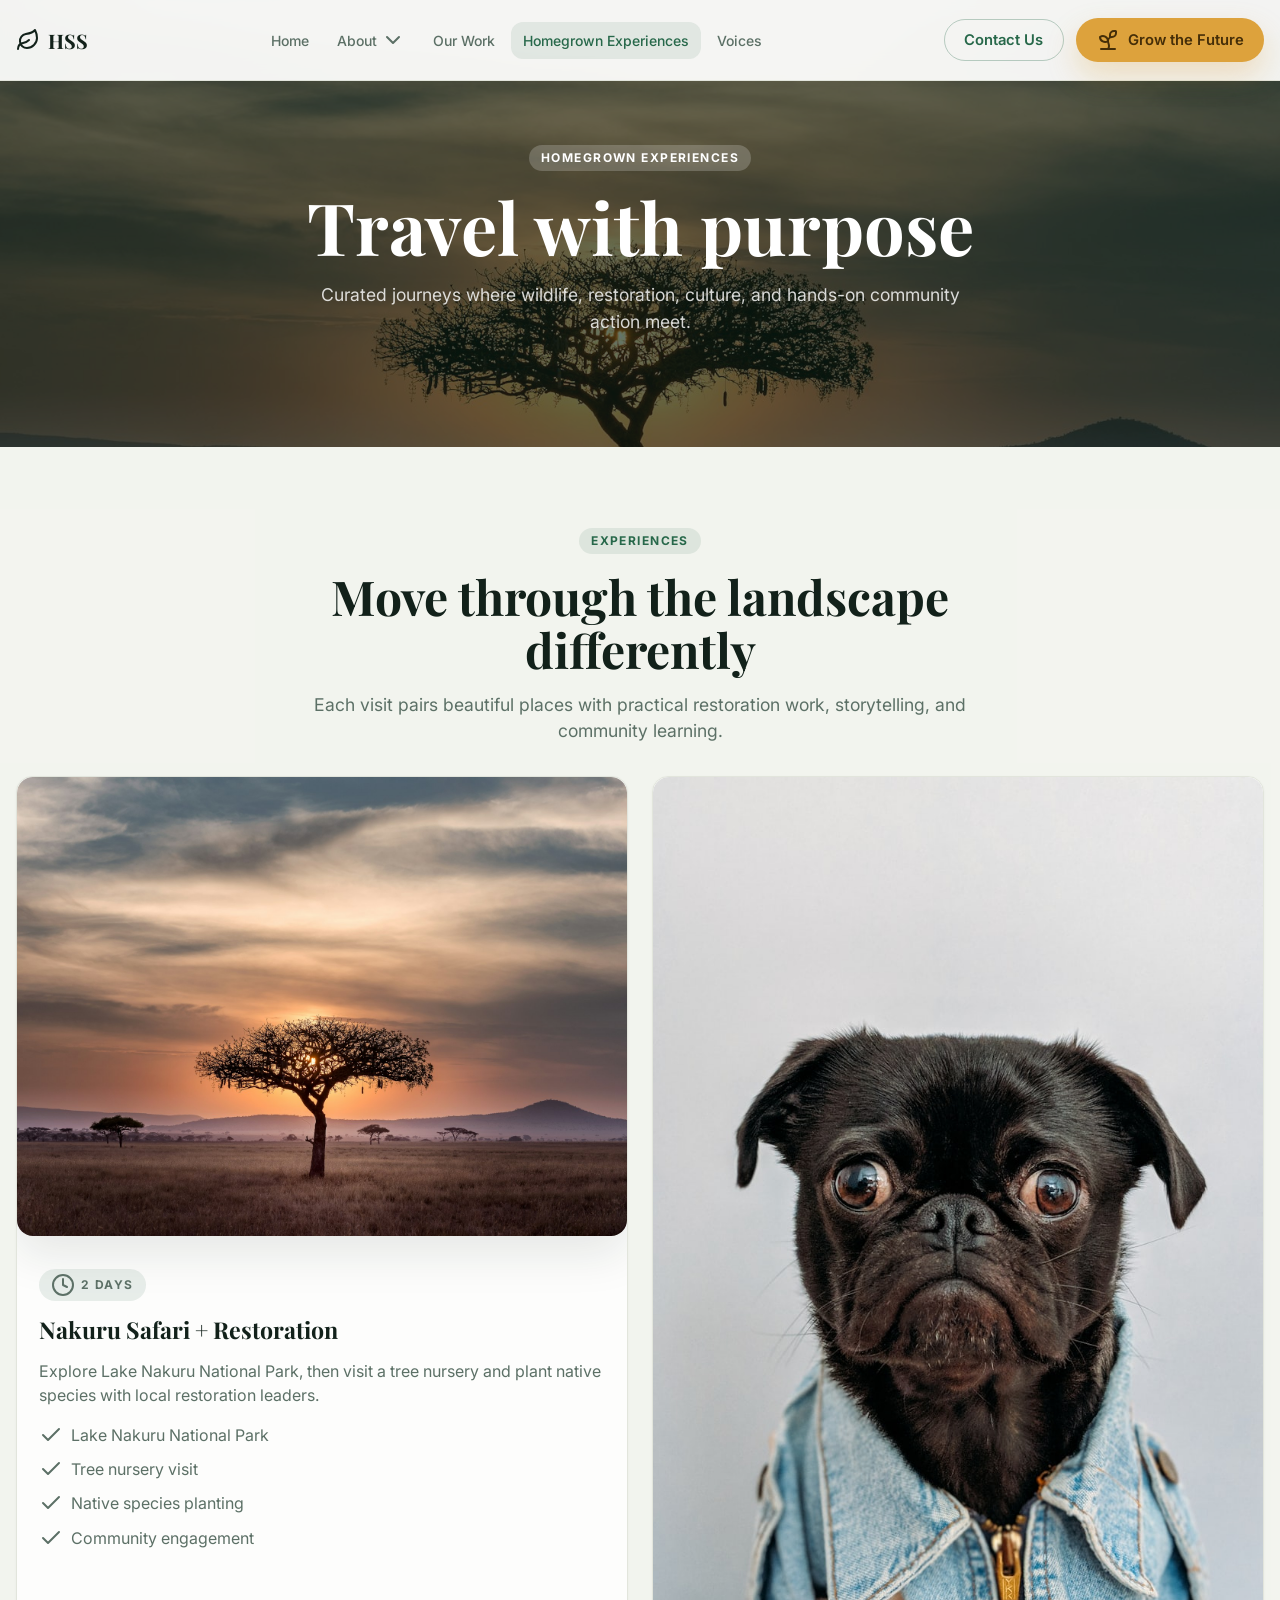
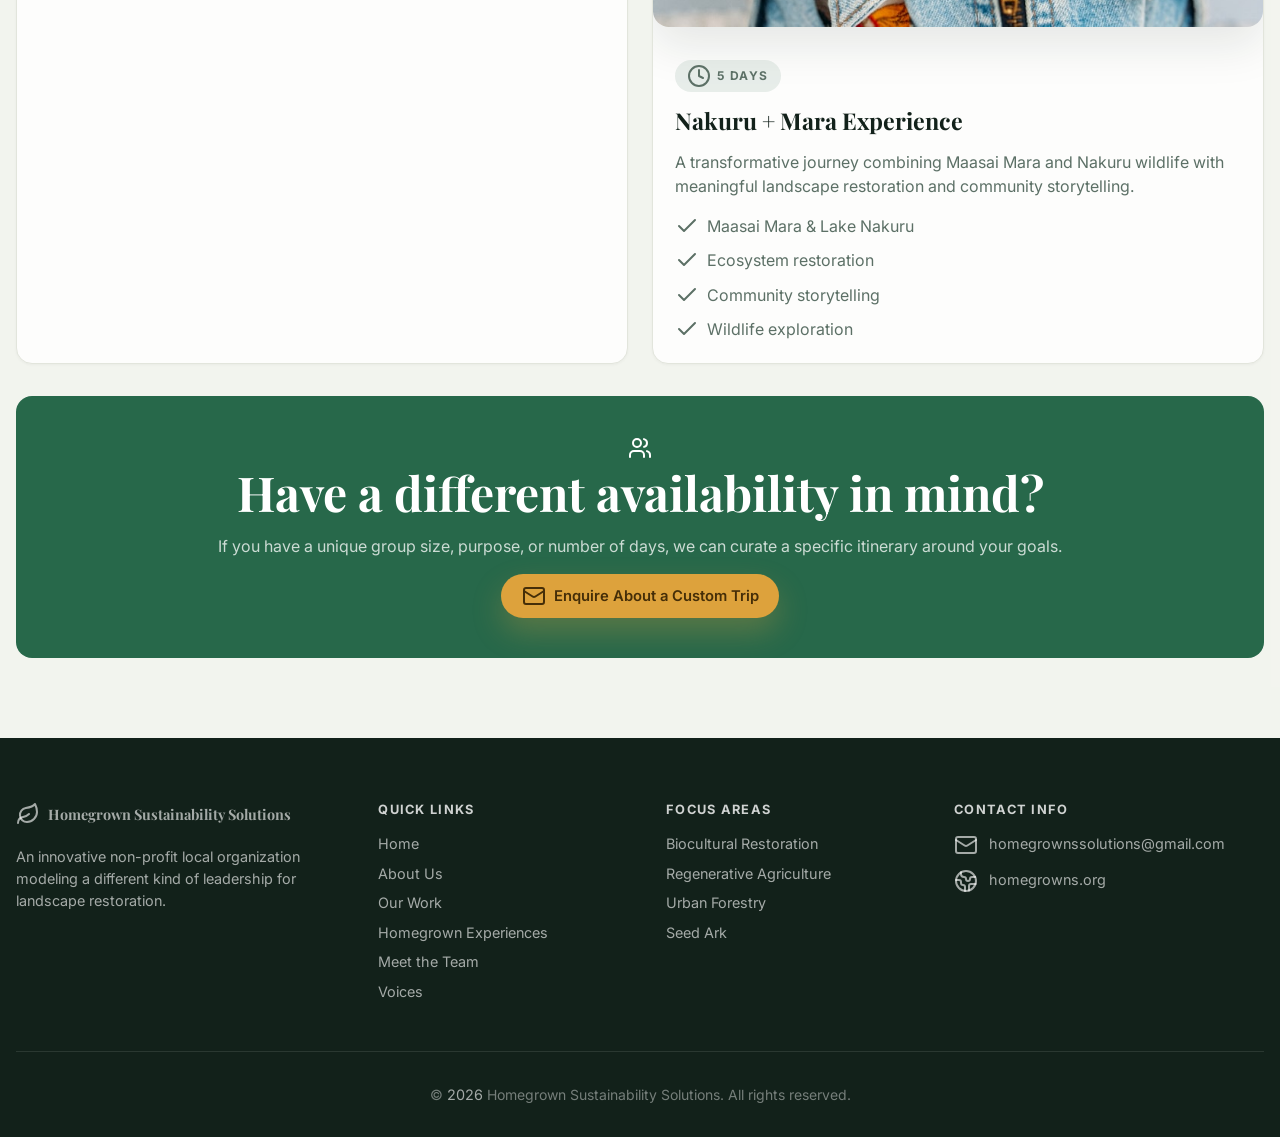
<file: HomegrownExperiences.html>
<!doctype html>
<html lang="en">
<head><meta charset="utf-8"><meta name="viewport" content="width=device-width, initial-scale=1"><title>Homegrown Experiences - Homegrown Sustainability</title><link rel="stylesheet" href="./assets/styles.css"><link rel="icon" href="./reference/logo.png"></head>
<body data-page="HomegrownExperiences"><div class="page">
<nav class="nav"><div class="container nav-inner"><a class="brand" href="./Home.html"><i data-lucide="leaf"></i><span>HSS</span></a><div class="nav-links"><a data-nav="Home" href="./Home.html">Home</a><div class="nav-item"><a class="nav-drop" data-nav="VisionMission" href="./VisionMission.html">About <i data-lucide="chevron-down"></i></a><div class="dropdown"><a href="./VisionMission.html#story">Our Story</a><a href="./VisionMission.html#mission">Mission & Vision</a><a href="./MeetTheTeam.html">Team</a></div></div><a data-nav="OurWork" href="./OurWork.html">Our Work</a><a data-nav="HomegrownExperiences" href="./HomegrownExperiences.html">Homegrown Experiences</a><a data-nav="Testimonies" href="./Testimonies.html">Voices</a></div><div class="nav-actions"><a class="btn btn-outline" href="./Home.html#contact">Contact Us</a><a class="btn btn-accent" href="./GetInvolved.html"><i data-lucide="sprout"></i>Grow the Future</a></div><button class="menu-toggle" data-menu-toggle aria-label="Open menu"><i data-lucide="menu"></i></button></div><div class="mobile-menu" data-mobile-menu><a href="./Home.html">Home</a><a href="./VisionMission.html">About Us</a><a href="./OurWork.html">Our Work</a><a href="./HomegrownExperiences.html">Homegrown Experiences</a><a href="./MeetTheTeam.html">Team</a><a href="./Testimonies.html">Voices</a><a class="btn btn-accent" href="./GetInvolved.html"><i data-lucide="sprout"></i>Grow the Future</a></div></nav>
<main class="main">
<section class="page-hero"><img src="./assets/images/experiences-hero.jpg" alt="Kenya landscape experience"><div class="container"><span class="eyebrow">Homegrown Experiences</span><h1>Travel with purpose</h1><p class="lead">Curated journeys where wildlife, restoration, culture, and hands-on community action meet.</p></div></section>
<section class="section muted"><div class="container"><div class="center narrow"><span class="eyebrow">Experiences</span><h2>Move through the landscape differently</h2><p class="lead">Each visit pairs beautiful places with practical restoration work, storytelling, and community learning.</p></div><div class="grid two" style="margin-top:2rem">
<article class="experience-card"><img src="./assets/images/experiences-hero.jpg" alt="Nakuru safari landscape"><div class="content"><p class="eyebrow"><i data-lucide="clock"></i>2 Days</p><h3>Nakuru Safari + Restoration</h3><p>Explore Lake Nakuru National Park, then visit a tree nursery and plant native species with local restoration leaders.</p><div class="check-list"><p><i data-lucide="check"></i>Lake Nakuru National Park</p><p><i data-lucide="check"></i>Tree nursery visit</p><p><i data-lucide="check"></i>Native species planting</p><p><i data-lucide="check"></i>Community engagement</p></div></div></article>
<article class="experience-card"><img src="./assets/images/cultural-heritage.jpg" alt="Community cultural experience"><div class="content"><p class="eyebrow"><i data-lucide="clock"></i>5 Days</p><h3>Nakuru + Mara Experience</h3><p>A transformative journey combining Maasai Mara and Nakuru wildlife with meaningful landscape restoration and community storytelling.</p><div class="check-list"><p><i data-lucide="check"></i>Maasai Mara & Lake Nakuru</p><p><i data-lucide="check"></i>Ecosystem restoration</p><p><i data-lucide="check"></i>Community storytelling</p><p><i data-lucide="check"></i>Wildlife exploration</p></div></div></article>
</div><div class="cta-panel" style="margin-top:2rem"><i data-lucide="users"></i><h2>Have a different availability in mind?</h2><p>If you have a unique group size, purpose, or number of days, we can curate a specific itinerary around your goals.</p><a class="btn btn-accent" href="mailto:homegrownssolutions@gmail.com?subject=Custom Homegrown Experience"><i data-lucide="mail"></i>Enquire About a Custom Trip</a></div></div></section>
</main>
<footer class="footer"><div class="container footer-grid"><div><a class="brand" href="./Home.html"><i data-lucide="leaf"></i><span>Homegrown Sustainability Solutions</span></a><p>An innovative non-profit local organization modeling a different kind of leadership for landscape restoration.</p></div><div><h3>Quick Links</h3><div class="footer-links"><a href="./Home.html">Home</a><a href="./VisionMission.html">About Us</a><a href="./OurWork.html">Our Work</a><a href="./HomegrownExperiences.html">Homegrown Experiences</a><a href="./MeetTheTeam.html">Meet the Team</a><a href="./Testimonies.html">Voices</a></div></div><div><h3>Focus Areas</h3><div class="footer-links"><a href="./OurWork.html#biocultural">Biocultural Restoration</a><a href="./OurWork.html#regenerative">Regenerative Agriculture</a><a href="./OurWork.html#urban">Urban Forestry</a><a href="./OurWork.html#seed">Seed Ark</a></div></div><div><h3>Contact Info</h3><a class="contact-row" href="mailto:homegrownssolutions@gmail.com"><i data-lucide="mail"></i><span>homegrownssolutions@gmail.com</span></a><a class="contact-row" href="https://homegrowns.org"><i data-lucide="globe-2"></i><span>homegrowns.org</span></a></div></div><div class="container copyright">&copy; <span data-year></span> Homegrown Sustainability Solutions. All rights reserved.</div></footer>
</div><script src="./assets/lucide.min.js"></script><script src="./assets/site.js"></script></body></html>
</file>
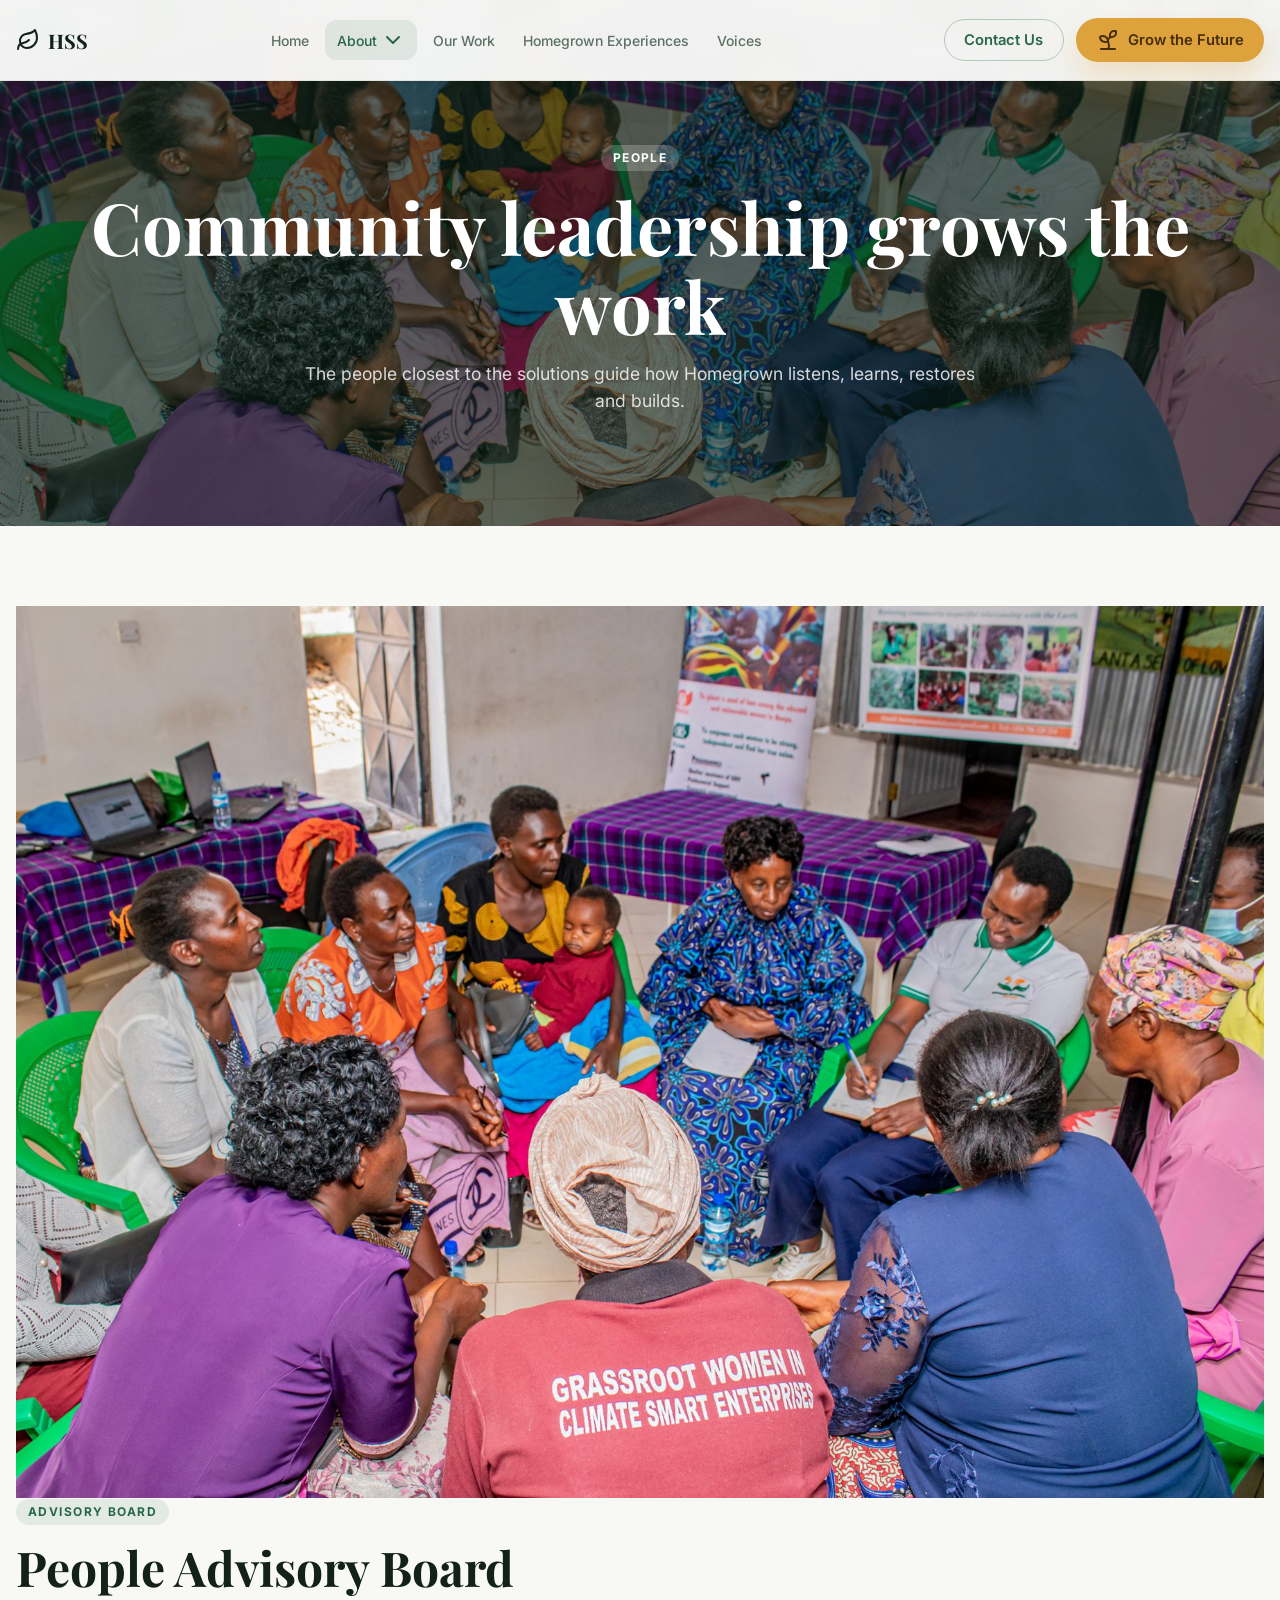
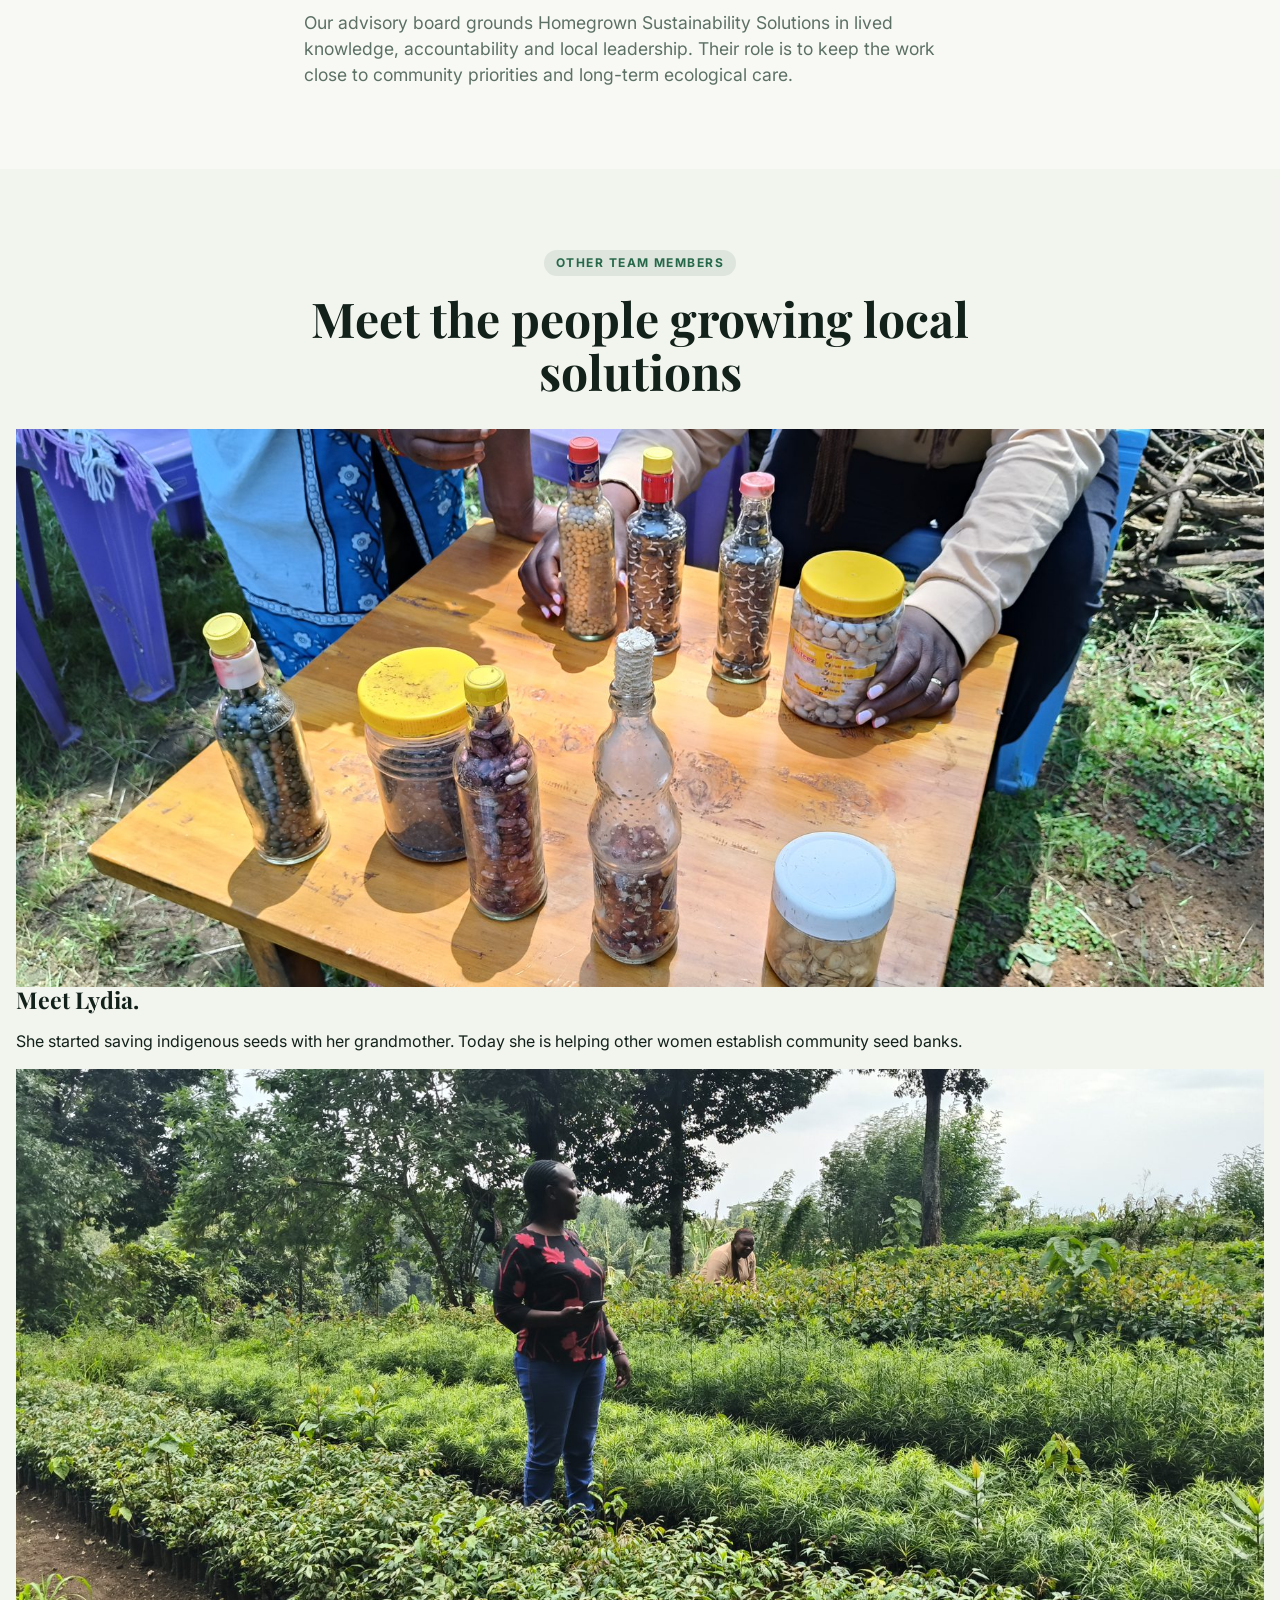
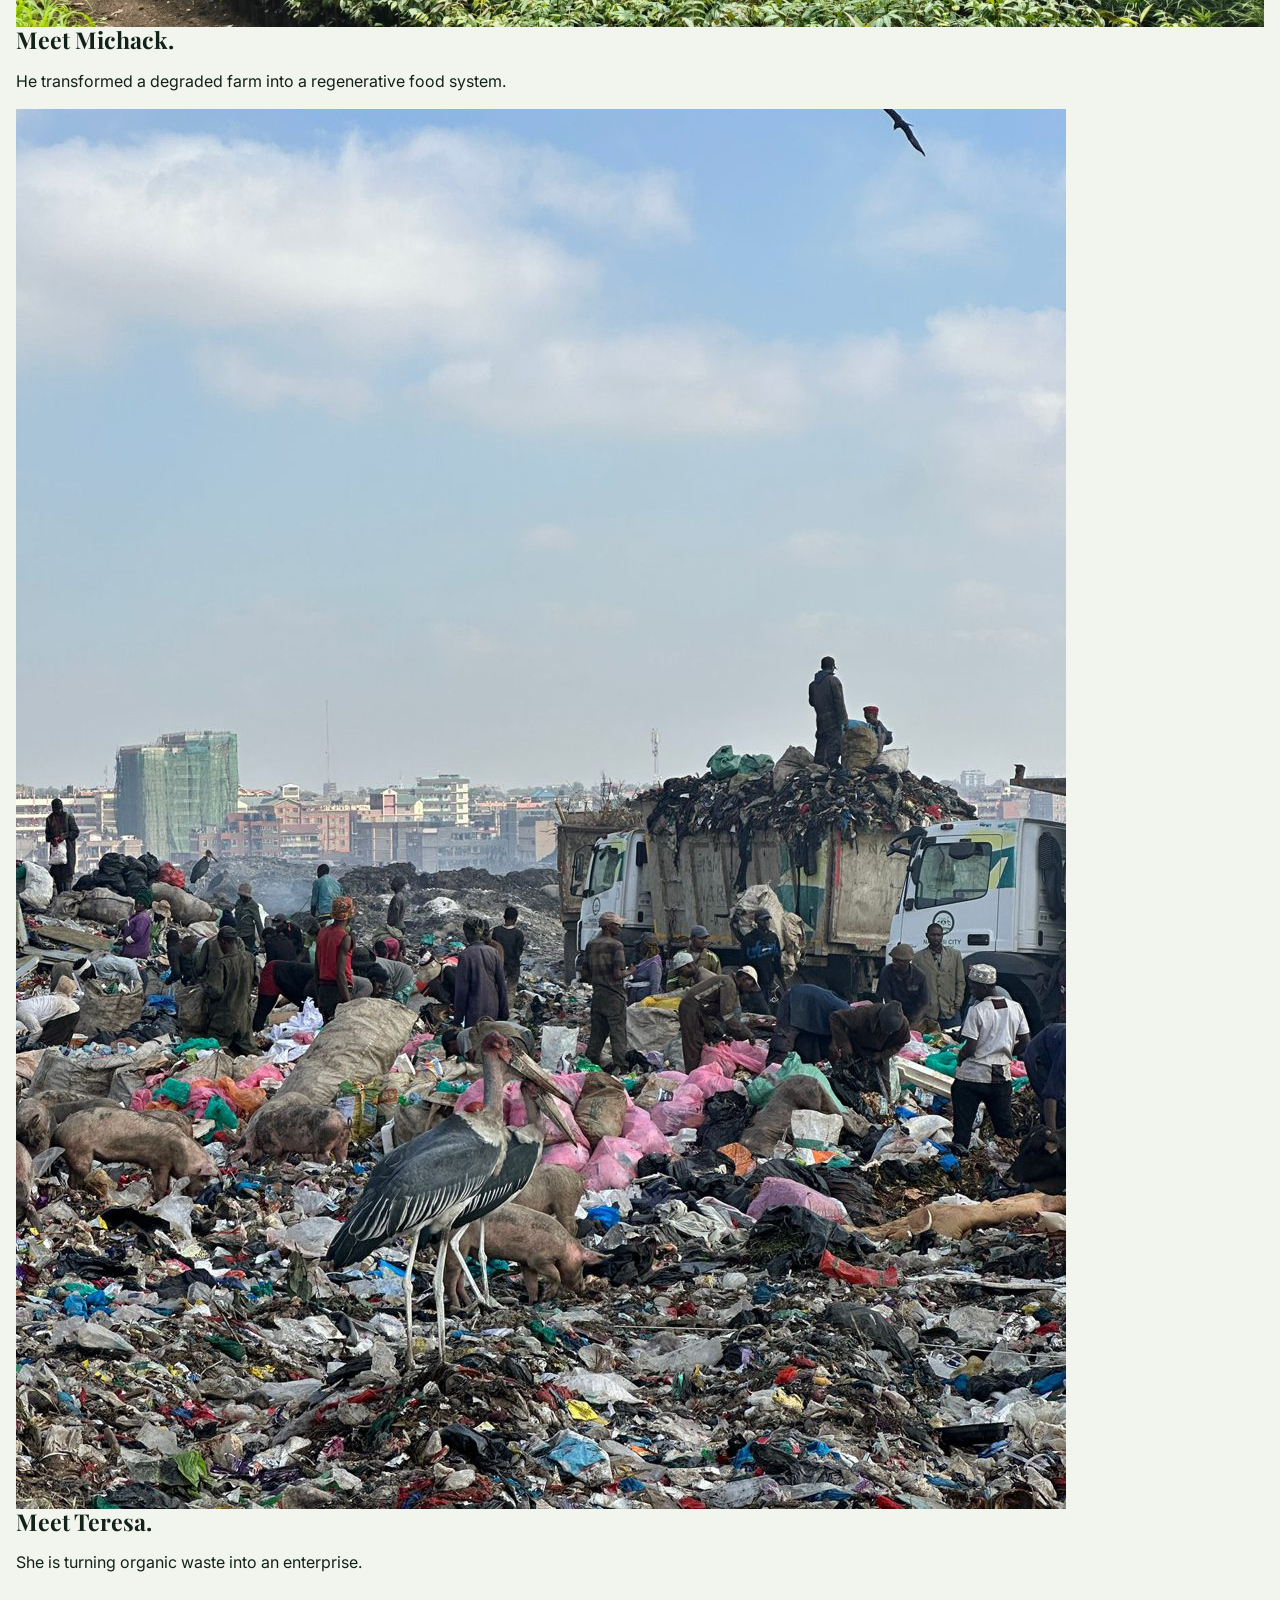
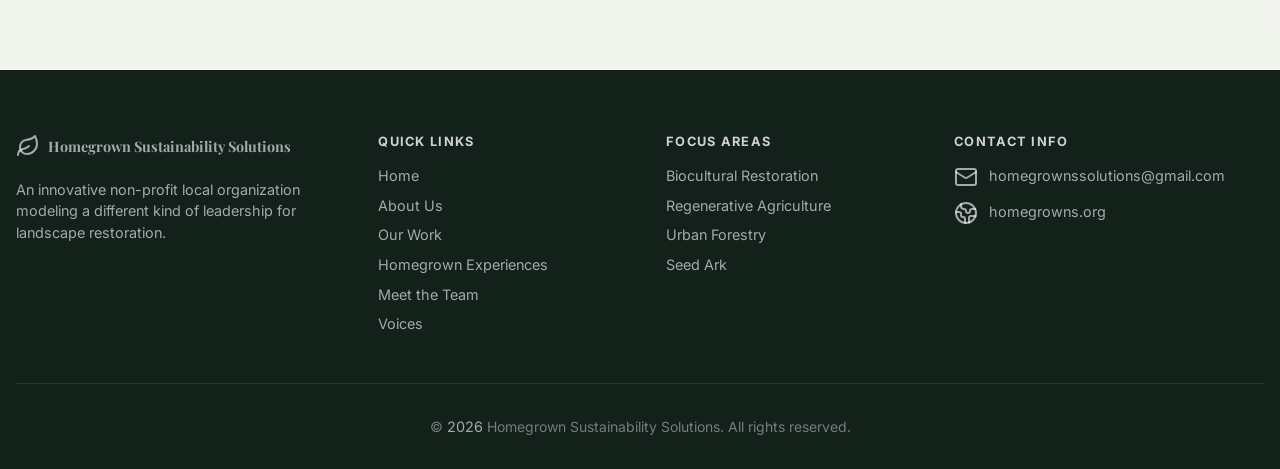
<file: MeetTheTeam.html>
<!doctype html>
<html lang="en">
<head>
  <meta charset="utf-8">
  <meta name="viewport" content="width=device-width, initial-scale=1">
  <title>People - Homegrown Sustainability</title>
  <link rel="stylesheet" href="./assets/styles.css">
  <link rel="icon" href="./reference/logo.png">
</head>
<body data-page="MeetTheTeam">
<div class="page">
  <nav class="nav">
    <div class="container nav-inner">
      <a class="brand" href="./Home.html"><i data-lucide="leaf"></i><span>HSS</span></a>
      <div class="nav-links"><a data-nav="Home" href="./Home.html">Home</a><div class="nav-item"><a class="nav-drop active" data-nav="VisionMission" href="./VisionMission.html">About <i data-lucide="chevron-down"></i></a><div class="dropdown"><a href="./VisionMission.html#story">Our Story</a><a href="./VisionMission.html#mission">Mission & Vision</a><a href="./MeetTheTeam.html">Team</a></div></div><a data-nav="OurWork" href="./OurWork.html">Our Work</a><a data-nav="HomegrownExperiences" href="./HomegrownExperiences.html">Homegrown Experiences</a><a data-nav="Testimonies" href="./Testimonies.html">Voices</a></div>
      <div class="nav-actions"><a class="btn btn-outline" href="./Home.html#contact">Contact Us</a><a class="btn btn-accent" href="./GetInvolved.html"><i data-lucide="sprout"></i>Grow the Future</a></div>
      <button class="menu-toggle" data-menu-toggle aria-label="Open menu"><i data-lucide="menu"></i></button>
    </div>
    <div class="mobile-menu" data-mobile-menu><a data-nav="Home" href="./Home.html">Home</a><a data-nav="VisionMission" href="./VisionMission.html">About Us</a><a class="mobile-sub" href="./VisionMission.html#story">Our Story</a><a class="mobile-sub" href="./VisionMission.html#mission">Mission & Vision</a><a class="mobile-sub" href="./MeetTheTeam.html">Team</a><a data-nav="OurWork" href="./OurWork.html">Our Work</a><a data-nav="HomegrownExperiences" href="./HomegrownExperiences.html">Homegrown Experiences</a><a data-nav="Testimonies" href="./Testimonies.html">Voices</a><a class="btn btn-accent" href="./GetInvolved.html"><i data-lucide="sprout"></i>Grow the Future</a></div>
  </nav>

  <main class="main">
    <section class="page-hero"><img src="./assets/images/advisory-board.jpg" alt="Community advisory gathering"><div class="container"><span class="eyebrow">People</span><h1>Community leadership grows the work</h1><p class="lead">The people closest to the solutions guide how Homegrown listens, learns, restores and builds.</p></div></section>

    <section class="section">
      <div class="container people-feature">
        <img src="./assets/images/advisory-board.jpg" alt="Advisory board sitting together">
        <div>
          <span class="eyebrow">Advisory Board</span>
          <h2>People Advisory Board</h2>
          <p class="lead">Our advisory board grounds Homegrown Sustainability Solutions in lived knowledge, accountability and local leadership. Their role is to keep the work close to community priorities and long-term ecological care.</p>
        </div>
      </div>
    </section>

    <section class="section muted">
      <div class="container">
        <div class="center narrow"><span class="eyebrow">Other Team Members</span><h2>Meet the people growing local solutions</h2></div>
        <div class="people-list" style="margin-top:2rem">
          <article class="person-row">
            <img src="./assets/images/lydia-seeds.jpg" alt="Seed saving materials on a table">
            <div><h3>Meet Lydia.</h3><p>She started saving indigenous seeds with her grandmother. Today she is helping other women establish community seed banks.</p></div>
          </article>
          <article class="person-row">
            <img src="./assets/images/michack-farm.jpg" alt="Regenerative farm rows">
            <div><h3>Meet Michack.</h3><p>He transformed a degraded farm into a regenerative food system.</p></div>
          </article>
          <article class="person-row">
            <img src="./assets/images/teresa-waste.jpg" alt="Waste management and circular solutions site">
            <div><h3>Meet Teresa.</h3><p>She is turning organic waste into an enterprise.</p></div>
          </article>
        </div>
      </div>
    </section>
  </main>

  <footer class="footer"><div class="container footer-grid"><div><a class="brand" href="./Home.html"><i data-lucide="leaf"></i><span>Homegrown Sustainability Solutions</span></a><p>An innovative non-profit local organization modeling a different kind of leadership for landscape restoration.</p></div><div><h3>Quick Links</h3><div class="footer-links"><a href="./Home.html">Home</a><a href="./VisionMission.html">About Us</a><a href="./OurWork.html">Our Work</a><a href="./HomegrownExperiences.html">Homegrown Experiences</a><a href="./MeetTheTeam.html">Meet the Team</a><a href="./Testimonies.html">Voices</a></div></div><div><h3>Focus Areas</h3><div class="footer-links"><a href="./OurWork.html#biocultural">Biocultural Restoration</a><a href="./OurWork.html#regenerative">Regenerative Agriculture</a><a href="./OurWork.html#urban">Urban Forestry</a><a href="./OurWork.html#seed">Seed Ark</a></div></div><div><h3>Contact Info</h3><a class="contact-row" href="mailto:homegrownssolutions@gmail.com"><i data-lucide="mail"></i><span>homegrownssolutions@gmail.com</span></a><a class="contact-row" href="https://homegrowns.org"><i data-lucide="globe-2"></i><span>homegrowns.org</span></a></div></div><div class="container copyright">&copy; <span data-year></span> Homegrown Sustainability Solutions. All rights reserved.</div></footer>
</div>
<script src="./assets/lucide.min.js"></script>
<script src="./assets/site.js"></script>
</body>
</html>
</file>
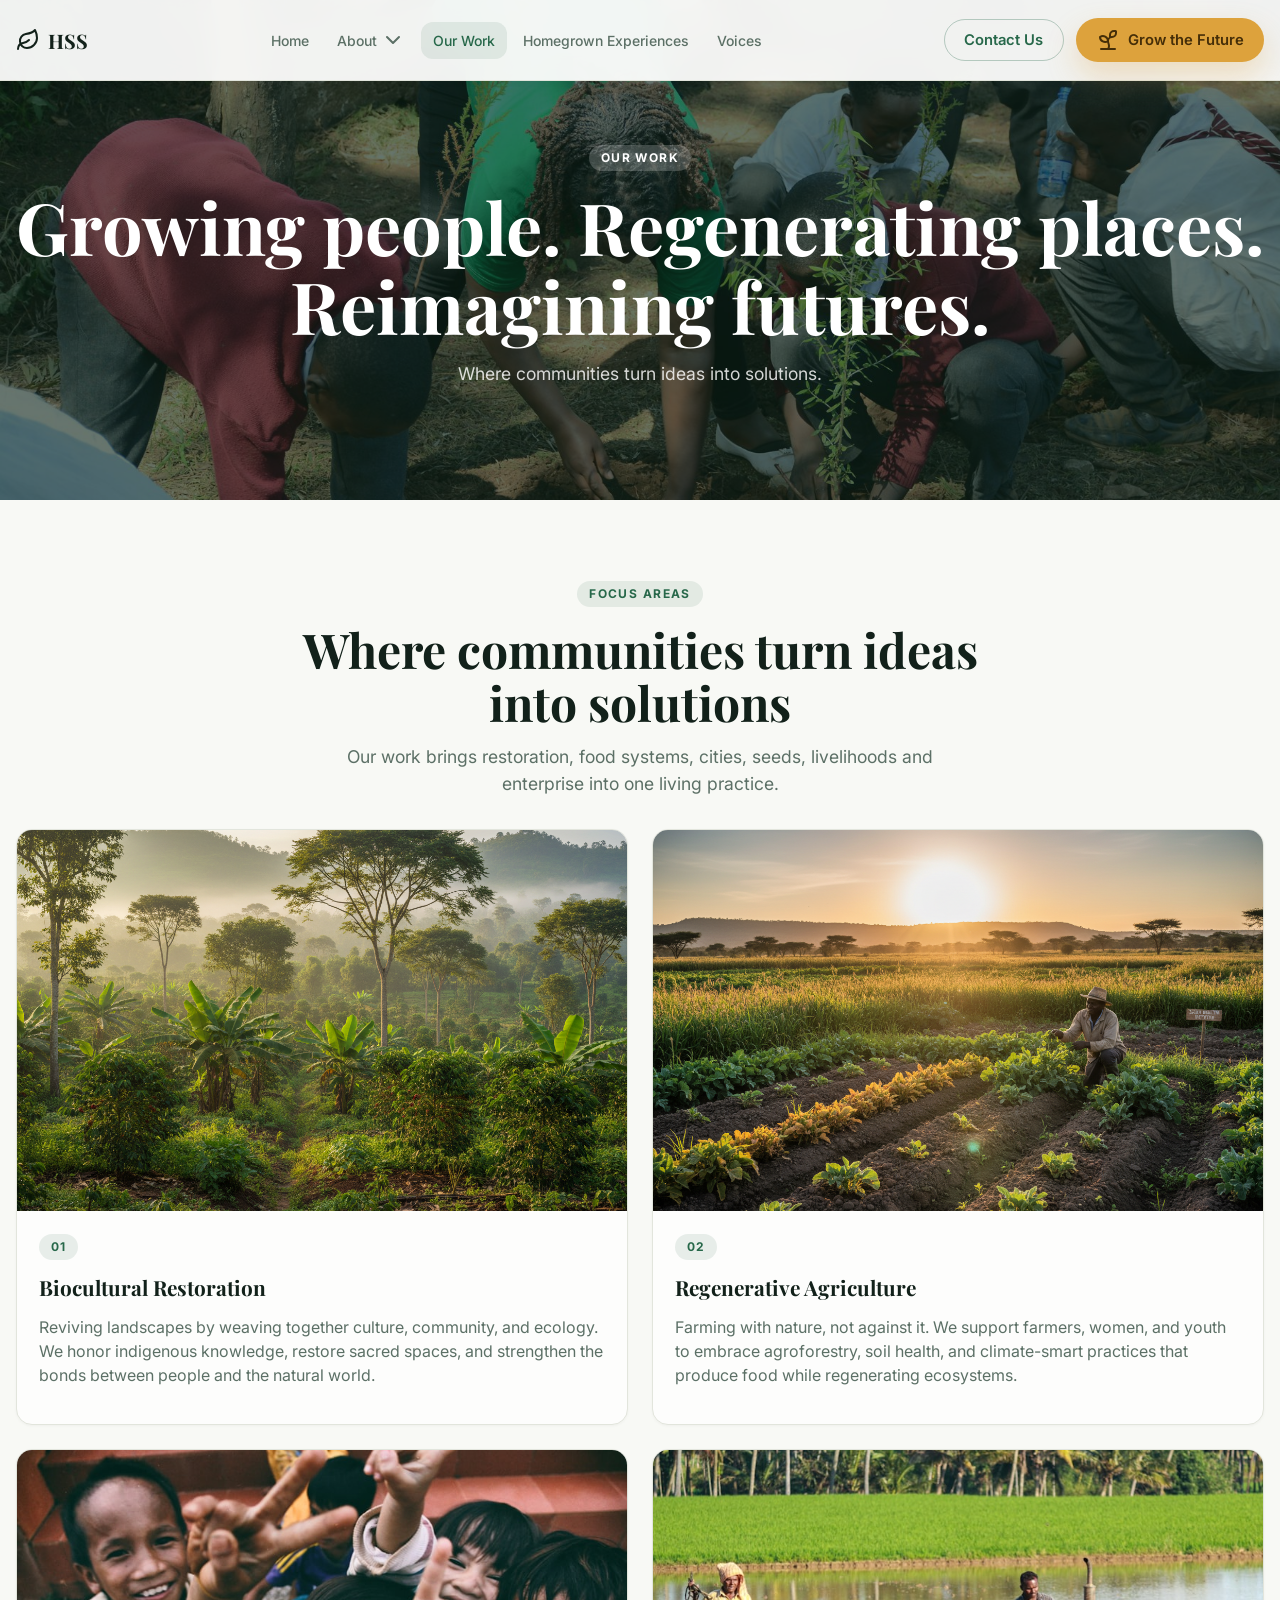
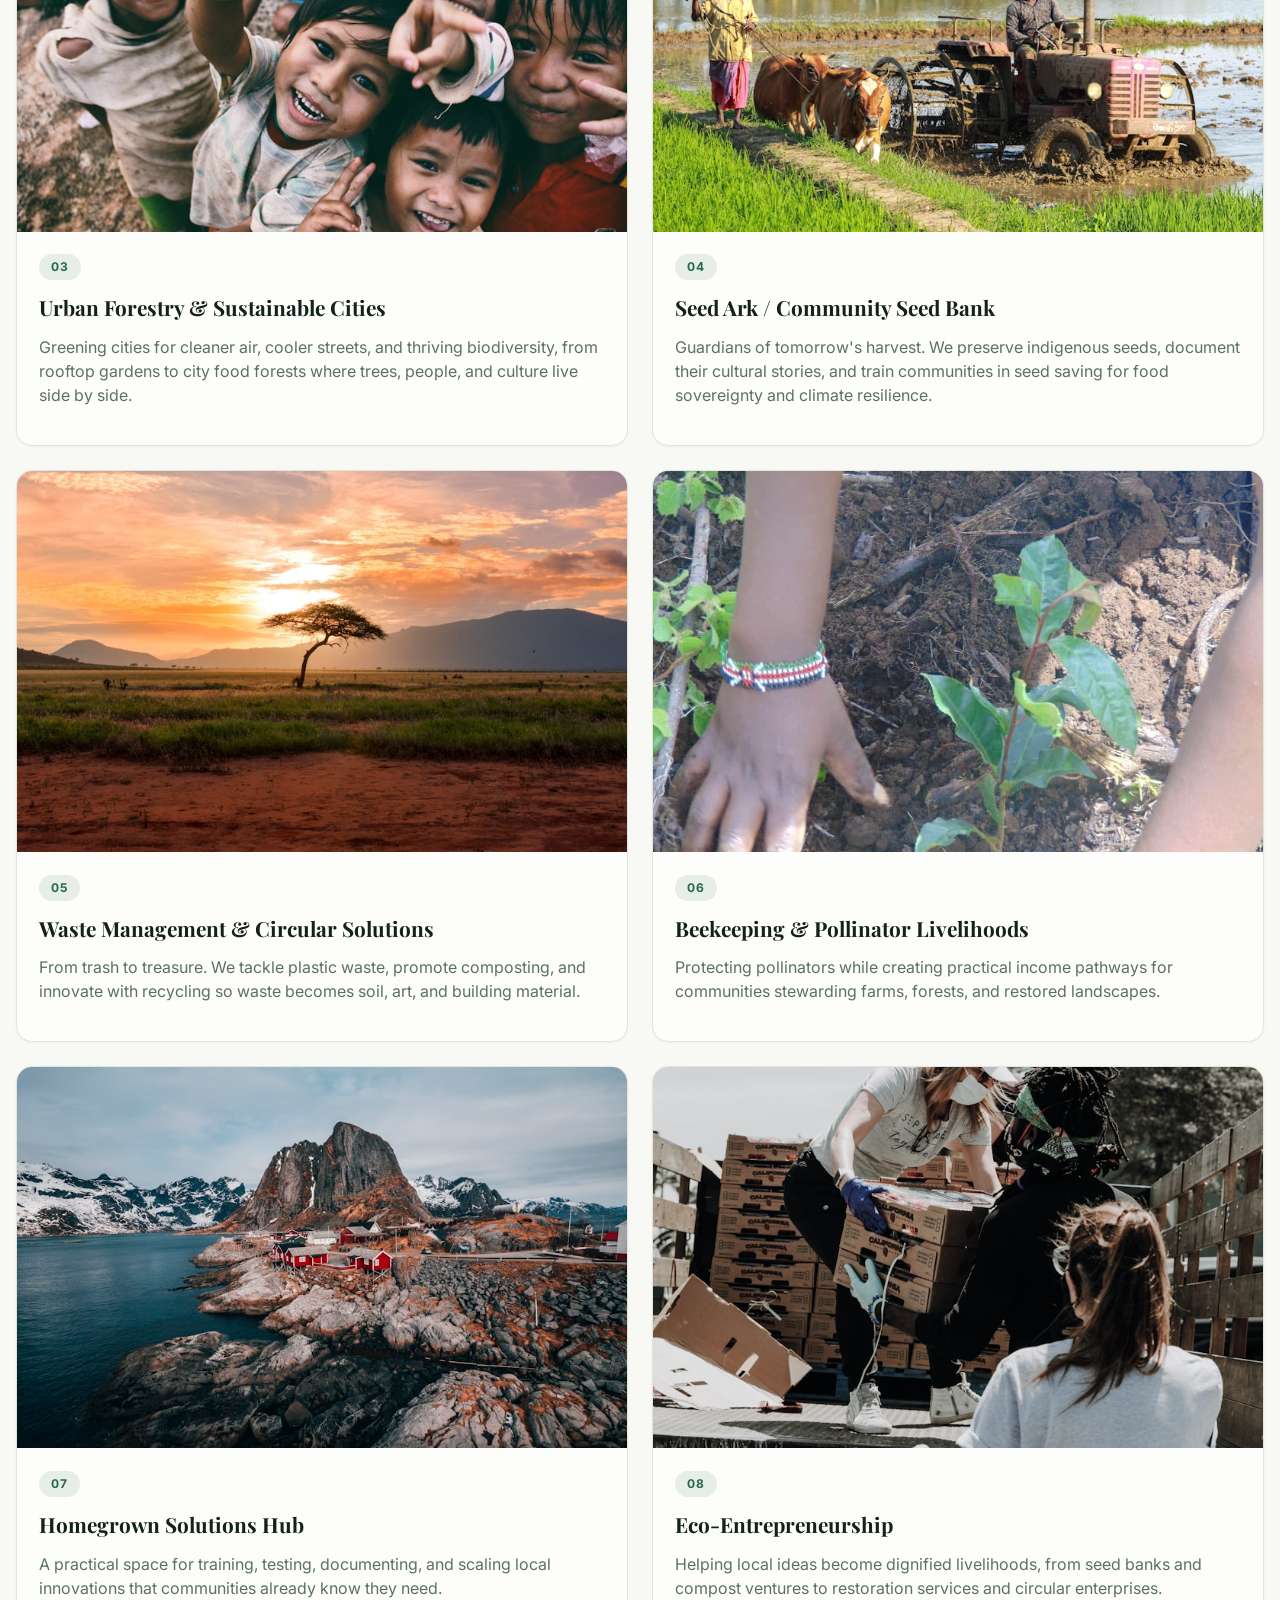
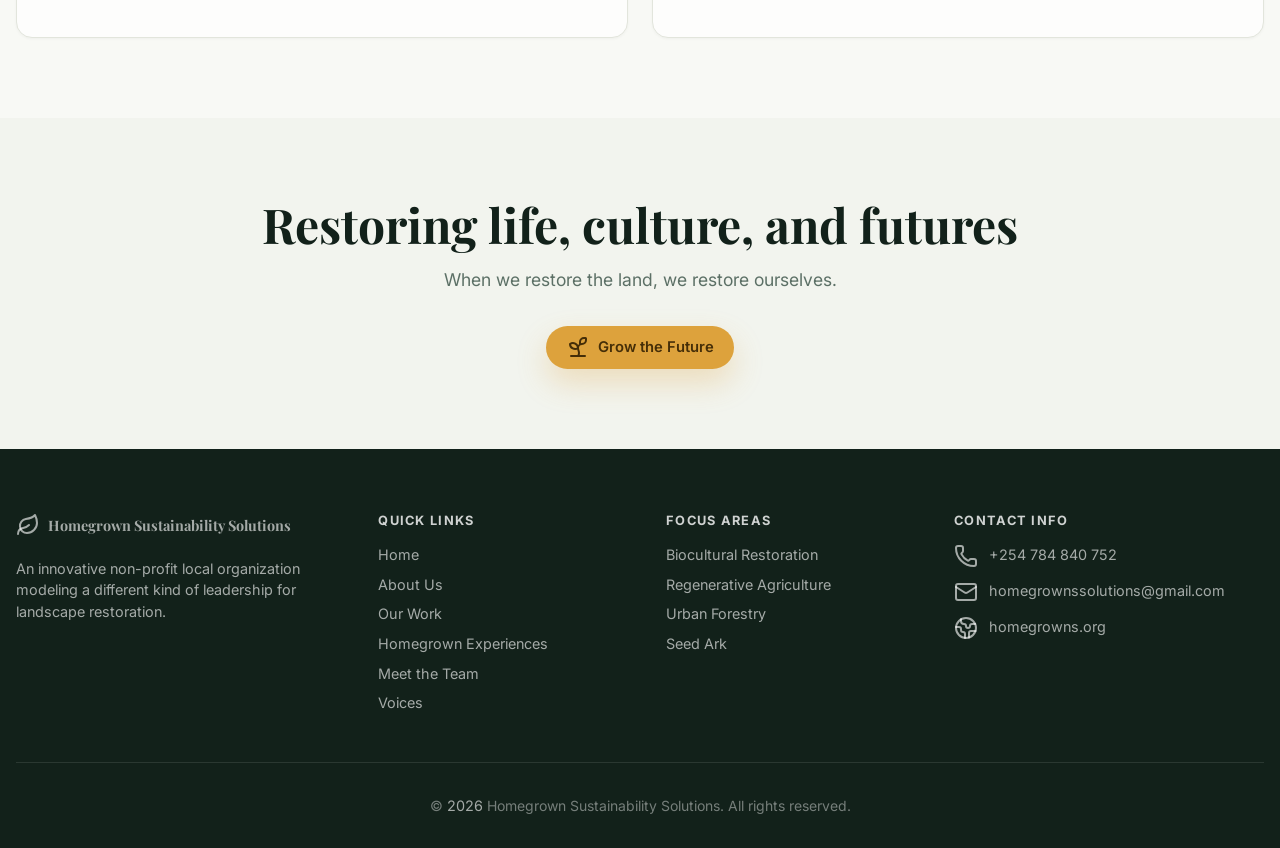
<file: OurWork.html>
<!doctype html>
<html lang="en">
<head>
  <meta charset="utf-8">
  <meta name="viewport" content="width=device-width, initial-scale=1">
  <title>Our Work - Homegrown Sustainability</title>
  <link rel="icon" href="./reference/logo.png">
  <link rel="stylesheet" href="./assets/styles.css">
</head>
<body data-page="OurWork">
<div class="page">
  <nav class="nav">
    <div class="container nav-inner">
      <a class="brand" href="./Home.html"><i data-lucide="leaf"></i><span>HSS</span></a>
      <div class="nav-links"><a data-nav="Home" href="./Home.html">Home</a><div class="nav-item"><a class="nav-drop" data-nav="VisionMission" href="./VisionMission.html">About <i data-lucide="chevron-down"></i></a><div class="dropdown"><a href="./VisionMission.html#story">Our Story</a><a href="./VisionMission.html#mission">Mission & Vision</a><a href="./MeetTheTeam.html">Team</a></div></div><a data-nav="OurWork" href="./OurWork.html">Our Work</a><a data-nav="HomegrownExperiences" href="./HomegrownExperiences.html">Homegrown Experiences</a><a data-nav="Testimonies" href="./Testimonies.html">Voices</a></div>
      <div class="nav-actions"><a class="btn btn-outline" href="./Home.html#contact">Contact Us</a><a class="btn btn-accent" href="./GetInvolved.html"><i data-lucide="sprout"></i>Grow the Future</a></div>
      <button class="menu-toggle" data-menu-toggle aria-label="Open menu"><i data-lucide="menu"></i></button>
    </div>
    <div class="mobile-menu" data-mobile-menu><a data-nav="Home" href="./Home.html">Home</a><a data-nav="VisionMission" href="./VisionMission.html">About Us</a><a class="mobile-sub" href="./VisionMission.html#story">Our Story</a><a class="mobile-sub" href="./VisionMission.html#mission">Mission & Vision</a><a class="mobile-sub" href="./MeetTheTeam.html">Team</a><a data-nav="OurWork" href="./OurWork.html">Our Work</a><a data-nav="HomegrownExperiences" href="./HomegrownExperiences.html">Homegrown Experiences</a><a data-nav="Testimonies" href="./Testimonies.html">Voices</a><a class="btn btn-accent" href="./GetInvolved.html"><i data-lucide="sprout"></i>Grow the Future</a></div>
  </nav>

  <main class="main">
    <section class="page-hero"><img src="./assets/images/about-story.jpg" alt="Traditional knowledge sharing and restoration work"><div class="container"><span class="eyebrow">Our Work</span><h1>Growing people. Regenerating places. Reimagining futures.</h1><p class="lead">Where communities turn ideas into solutions.</p></div></section>

    <section class="section">
      <div class="container">
        <div class="center narrow"><span class="eyebrow">Focus Areas</span><h2>Where communities turn ideas into solutions</h2><p class="lead">Our work brings restoration, food systems, cities, seeds, livelihoods and enterprise into one living practice.</p></div>
        <div class="grid two" style="margin-top:2rem">
          <article class="focus-card" id="biocultural"><img src="./assets/images/biocultural-restoration.png" alt="Biocultural restoration work"><div class="content"><span class="eyebrow">01</span><h3>Biocultural Restoration</h3><p>Reviving landscapes by weaving together culture, community, and ecology. We honor indigenous knowledge, restore sacred spaces, and strengthen the bonds between people and the natural world.</p></div></article>
          <article class="focus-card" id="regenerative"><img src="./assets/images/regenerative-agriculture.png" alt="Regenerative agriculture"><div class="content"><span class="eyebrow">02</span><h3>Regenerative Agriculture</h3><p>Farming with nature, not against it. We support farmers, women, and youth to embrace agroforestry, soil health, and climate-smart practices that produce food while regenerating ecosystems.</p></div></article>
          <article class="focus-card" id="urban"><img src="./assets/images/community-inclusion.jpg" alt="Urban community garden"><div class="content"><span class="eyebrow">03</span><h3>Urban Forestry & Sustainable Cities</h3><p>Greening cities for cleaner air, cooler streets, and thriving biodiversity, from rooftop gardens to city food forests where trees, people, and culture live side by side.</p></div></article>
          <article class="focus-card" id="seed"><img src="./assets/images/food-security.jpg" alt="Indigenous seed and food security work"><div class="content"><span class="eyebrow">04</span><h3>Seed Ark / Community Seed Bank</h3><p>Guardians of tomorrow's harvest. We preserve indigenous seeds, document their cultural stories, and train communities in seed saving for food sovereignty and climate resilience.</p></div></article>
          <article class="focus-card" id="waste"><img src="./assets/images/art-change.jpg" alt="Circular solutions and community art"><div class="content"><span class="eyebrow">05</span><h3>Waste Management & Circular Solutions</h3><p>From trash to treasure. We tackle plastic waste, promote composting, and innovate with recycling so waste becomes soil, art, and building material.</p></div></article>
          <article class="focus-card" id="beekeeping"><img src="./assets/images/pollinator-livelihoods.jpg" alt="Seedling planted in restored soil"><div class="content"><span class="eyebrow">06</span><h3>Beekeeping & Pollinator Livelihoods</h3><p>Protecting pollinators while creating practical income pathways for communities stewarding farms, forests, and restored landscapes.</p></div></article>
          <article class="focus-card" id="hub"><img src="./assets/images/mapping.jpg" alt="Community mapping and planning"><div class="content"><span class="eyebrow">07</span><h3>Homegrown Solutions Hub</h3><p>A practical space for training, testing, documenting, and scaling local innovations that communities already know they need.</p></div></article>
          <article class="focus-card" id="enterprise"><img src="./assets/images/women-empowerment.jpg" alt="Women-led ecological enterprise"><div class="content"><span class="eyebrow">08</span><h3>Eco-Entrepreneurship</h3><p>Helping local ideas become dignified livelihoods, from seed banks and compost ventures to restoration services and circular enterprises.</p></div></article>
        </div>
      </div>
    </section>

    <section class="section muted center"><div class="narrow"><h2>Restoring life, culture, and futures</h2><p class="lead">When we restore the land, we restore ourselves.</p><div class="actions" style="justify-content:center"><a class="btn btn-accent" href="./GetInvolved.html"><i data-lucide="sprout"></i>Grow the Future</a></div></div></section>
  </main>

  <footer class="footer"><div class="container footer-grid"><div><a class="brand" href="./Home.html"><i data-lucide="leaf"></i><span>Homegrown Sustainability Solutions</span></a><p>An innovative non-profit local organization modeling a different kind of leadership for landscape restoration.</p></div><div><h3>Quick Links</h3><div class="footer-links"><a href="./Home.html">Home</a><a href="./VisionMission.html">About Us</a><a href="./OurWork.html">Our Work</a><a href="./HomegrownExperiences.html">Homegrown Experiences</a><a href="./MeetTheTeam.html">Meet the Team</a><a href="./Testimonies.html">Voices</a></div></div><div><h3>Focus Areas</h3><div class="footer-links"><a href="#biocultural">Biocultural Restoration</a><a href="#regenerative">Regenerative Agriculture</a><a href="#urban">Urban Forestry</a><a href="#seed">Seed Ark</a></div></div><div><h3>Contact Info</h3><a class="contact-row" href="tel:+254784840752"><i data-lucide="phone"></i><span>+254 784 840 752</span></a><a class="contact-row" href="mailto:homegrownssolutions@gmail.com"><i data-lucide="mail"></i><span>homegrownssolutions@gmail.com</span></a><a class="contact-row" href="https://homegrowns.org"><i data-lucide="globe-2"></i><span>homegrowns.org</span></a></div></div><div class="container copyright">&copy; <span data-year></span> Homegrown Sustainability Solutions. All rights reserved.</div></footer>
</div>
<script src="./assets/lucide.min.js"></script>
<script src="./assets/site.js"></script>
</body>
</html>
</file>
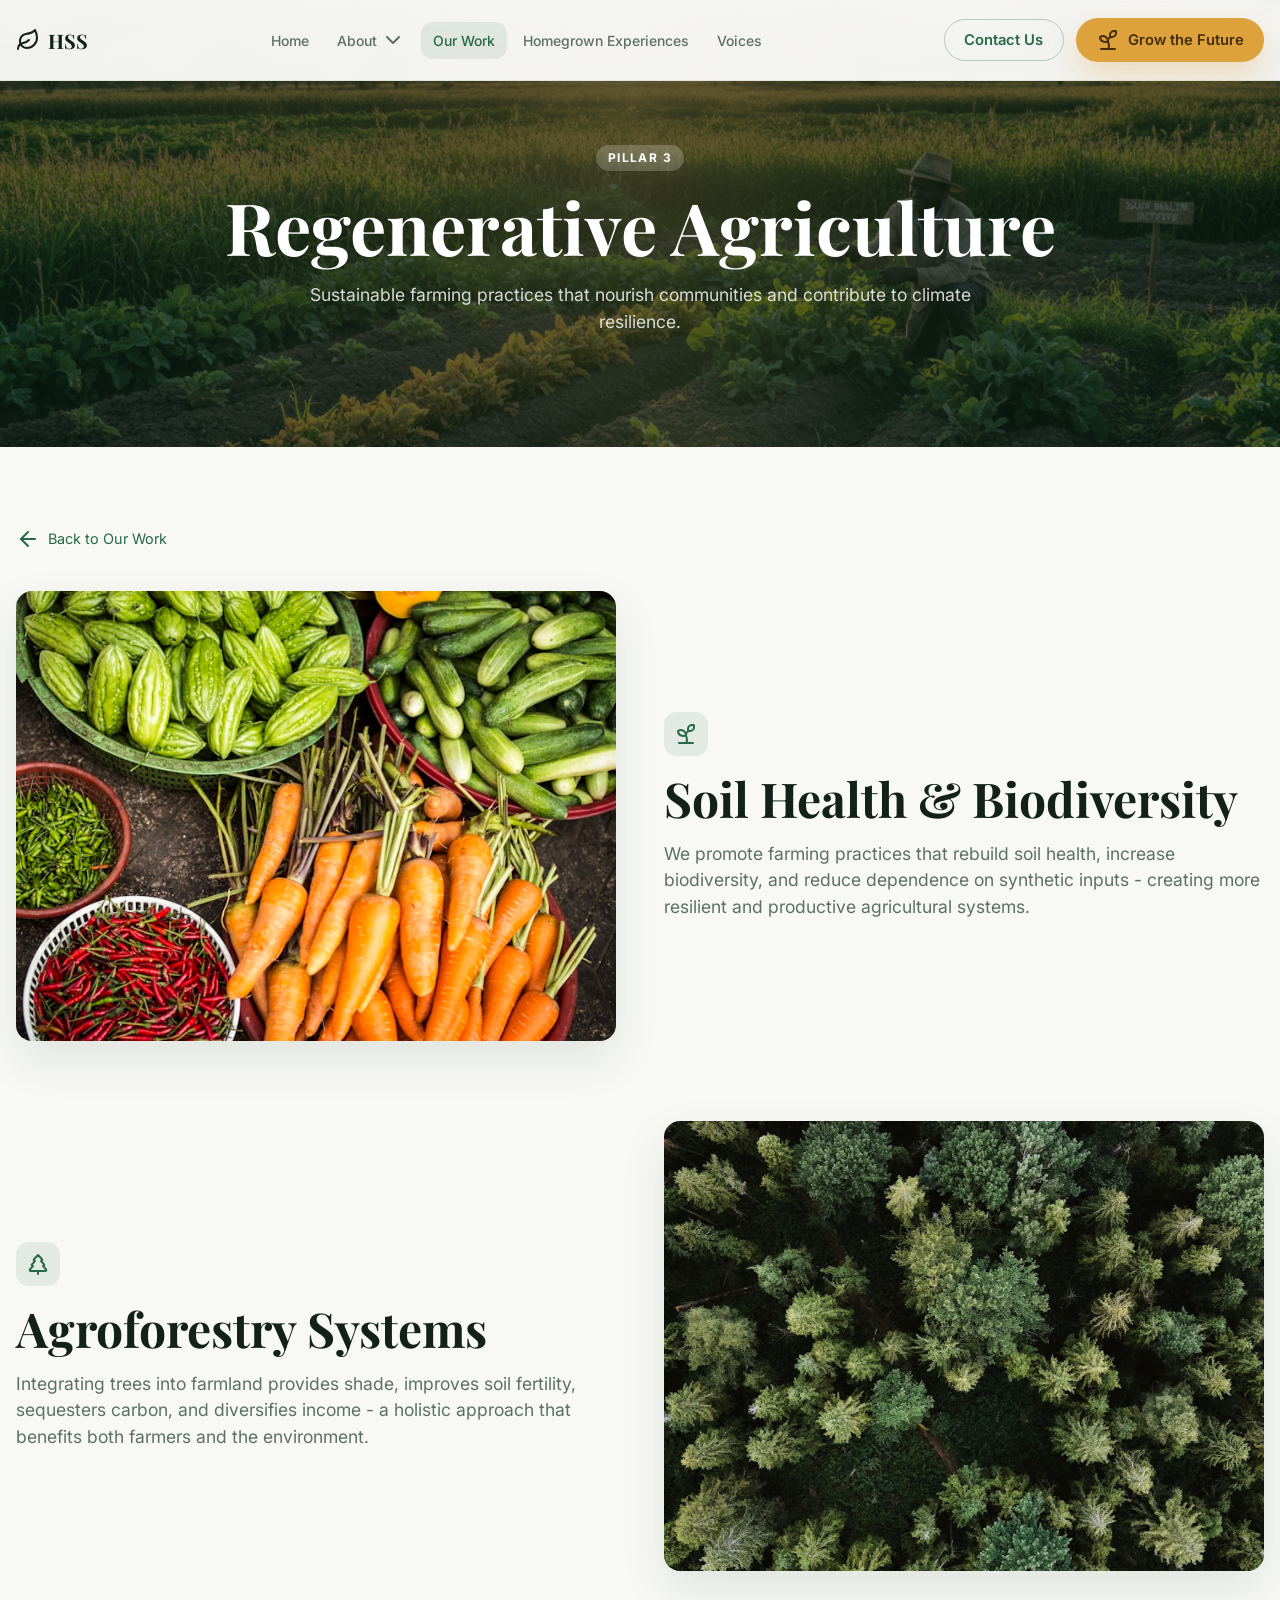
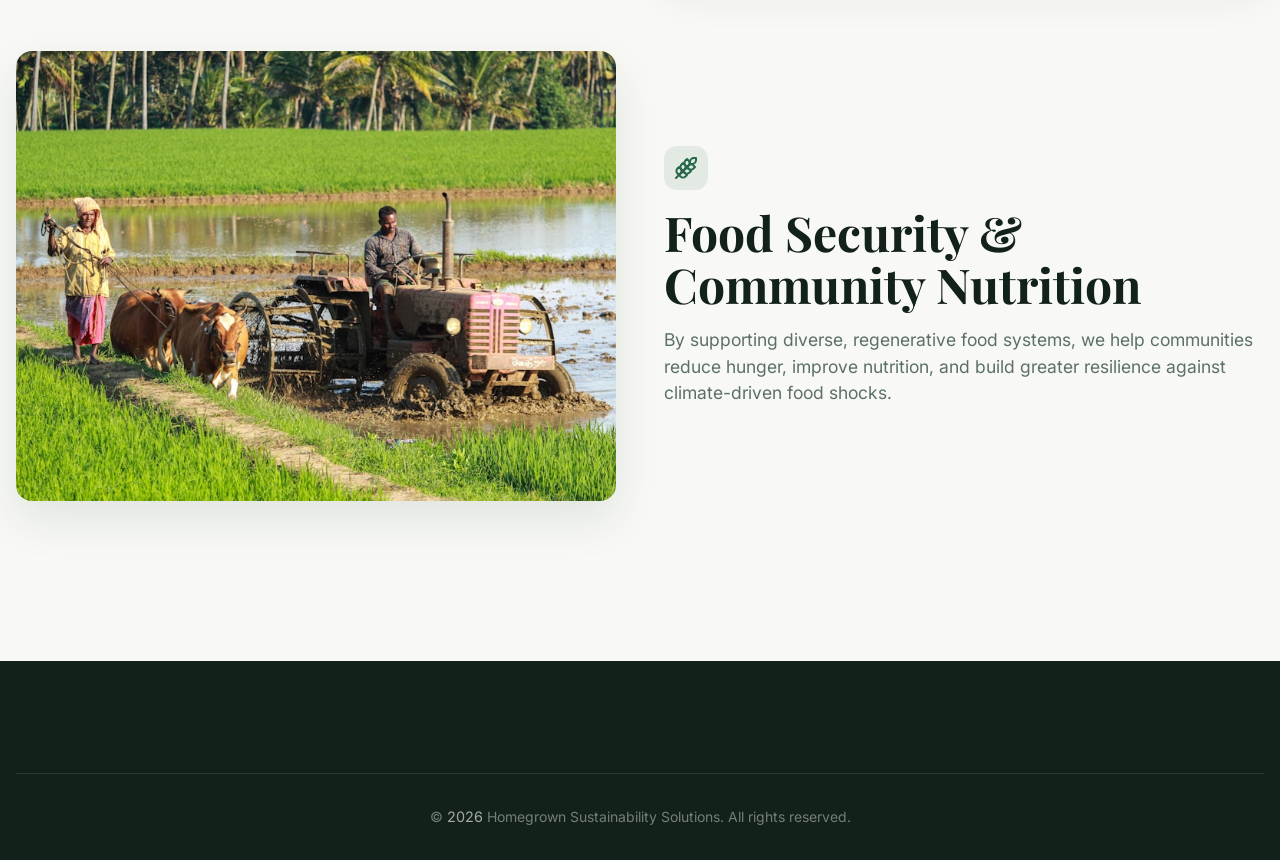
<file: RegenerativeAgriculture.html>
<!doctype html><html lang="en"><head><meta charset="utf-8"><meta name="viewport" content="width=device-width, initial-scale=1"><title>Regenerative Agriculture - HSS</title><link rel="stylesheet" href="./assets/styles.css"><link rel="icon" href="./reference/logo.png"></head><body data-page="OurWork"><div class="page"><nav class="nav"><div class="container nav-inner"><a class="brand" href="./Home.html"><i data-lucide="leaf"></i><span>HSS</span></a><div class="nav-links"><a data-nav="Home" href="./Home.html">Home</a><div class="nav-item"><a class="nav-drop" data-nav="VisionMission" href="./VisionMission.html">About <i data-lucide="chevron-down"></i></a><div class="dropdown"><a href="./VisionMission.html#story">Our Story</a><a href="./VisionMission.html#mission">Mission & Vision</a><a href="./MeetTheTeam.html">Team</a></div></div><a data-nav="OurWork" href="./OurWork.html">Our Work</a><a data-nav="HomegrownExperiences" href="./HomegrownExperiences.html">Homegrown Experiences</a><a data-nav="Testimonies" href="./Testimonies.html">Voices</a></div><div class="nav-actions"><a class="btn btn-outline" href="./Home.html#contact">Contact Us</a><a class="btn btn-accent" href="./GetInvolved.html"><i data-lucide="sprout"></i>Grow the Future</a></div><button class="menu-toggle" data-menu-toggle><i data-lucide="menu"></i></button></div></nav><main class="main">
<section class="page-hero"><img src="./assets/images/regenerative-agriculture.png" alt="Regenerative Agriculture"><div class="container"><span class="eyebrow">Pillar 3</span><h1>Regenerative Agriculture</h1><p class="lead">Sustainable farming practices that nourish communities and contribute to climate resilience.</p></div></section>
<section class="section"><div class="container"><a class="back-link" href="./OurWork.html"><i data-lucide="arrow-left"></i>Back to Our Work</a><div class="feature-row"><div class="media"><img class="feature-image" src="./assets/images/soil-health.jpg" alt=""></div><div class="copy"><span class="icon-box"><i data-lucide="sprout"></i></span><h2>Soil Health & Biodiversity</h2><p class="lead">We promote farming practices that rebuild soil health, increase biodiversity, and reduce dependence on synthetic inputs - creating more resilient and productive agricultural systems.</p></div></div><div class="feature-row reverse"><div class="media"><img class="feature-image" src="./assets/images/agroforestry.jpg" alt=""></div><div class="copy"><span class="icon-box"><i data-lucide="tree-pine"></i></span><h2>Agroforestry Systems</h2><p class="lead">Integrating trees into farmland provides shade, improves soil fertility, sequesters carbon, and diversifies income - a holistic approach that benefits both farmers and the environment.</p></div></div><div class="feature-row"><div class="media"><img class="feature-image" src="./assets/images/food-security.jpg" alt=""></div><div class="copy"><span class="icon-box"><i data-lucide="wheat"></i></span><h2>Food Security & Community Nutrition</h2><p class="lead">By supporting diverse, regenerative food systems, we help communities reduce hunger, improve nutrition, and build greater resilience against climate-driven food shocks.</p></div></div></div></section>
</main><footer class="footer"><div class="container copyright">&copy; <span data-year></span> Homegrown Sustainability Solutions. All rights reserved.</div></footer></div><script src="./assets/lucide.min.js"></script><script src="./assets/site.js"></script></body></html>
</file>
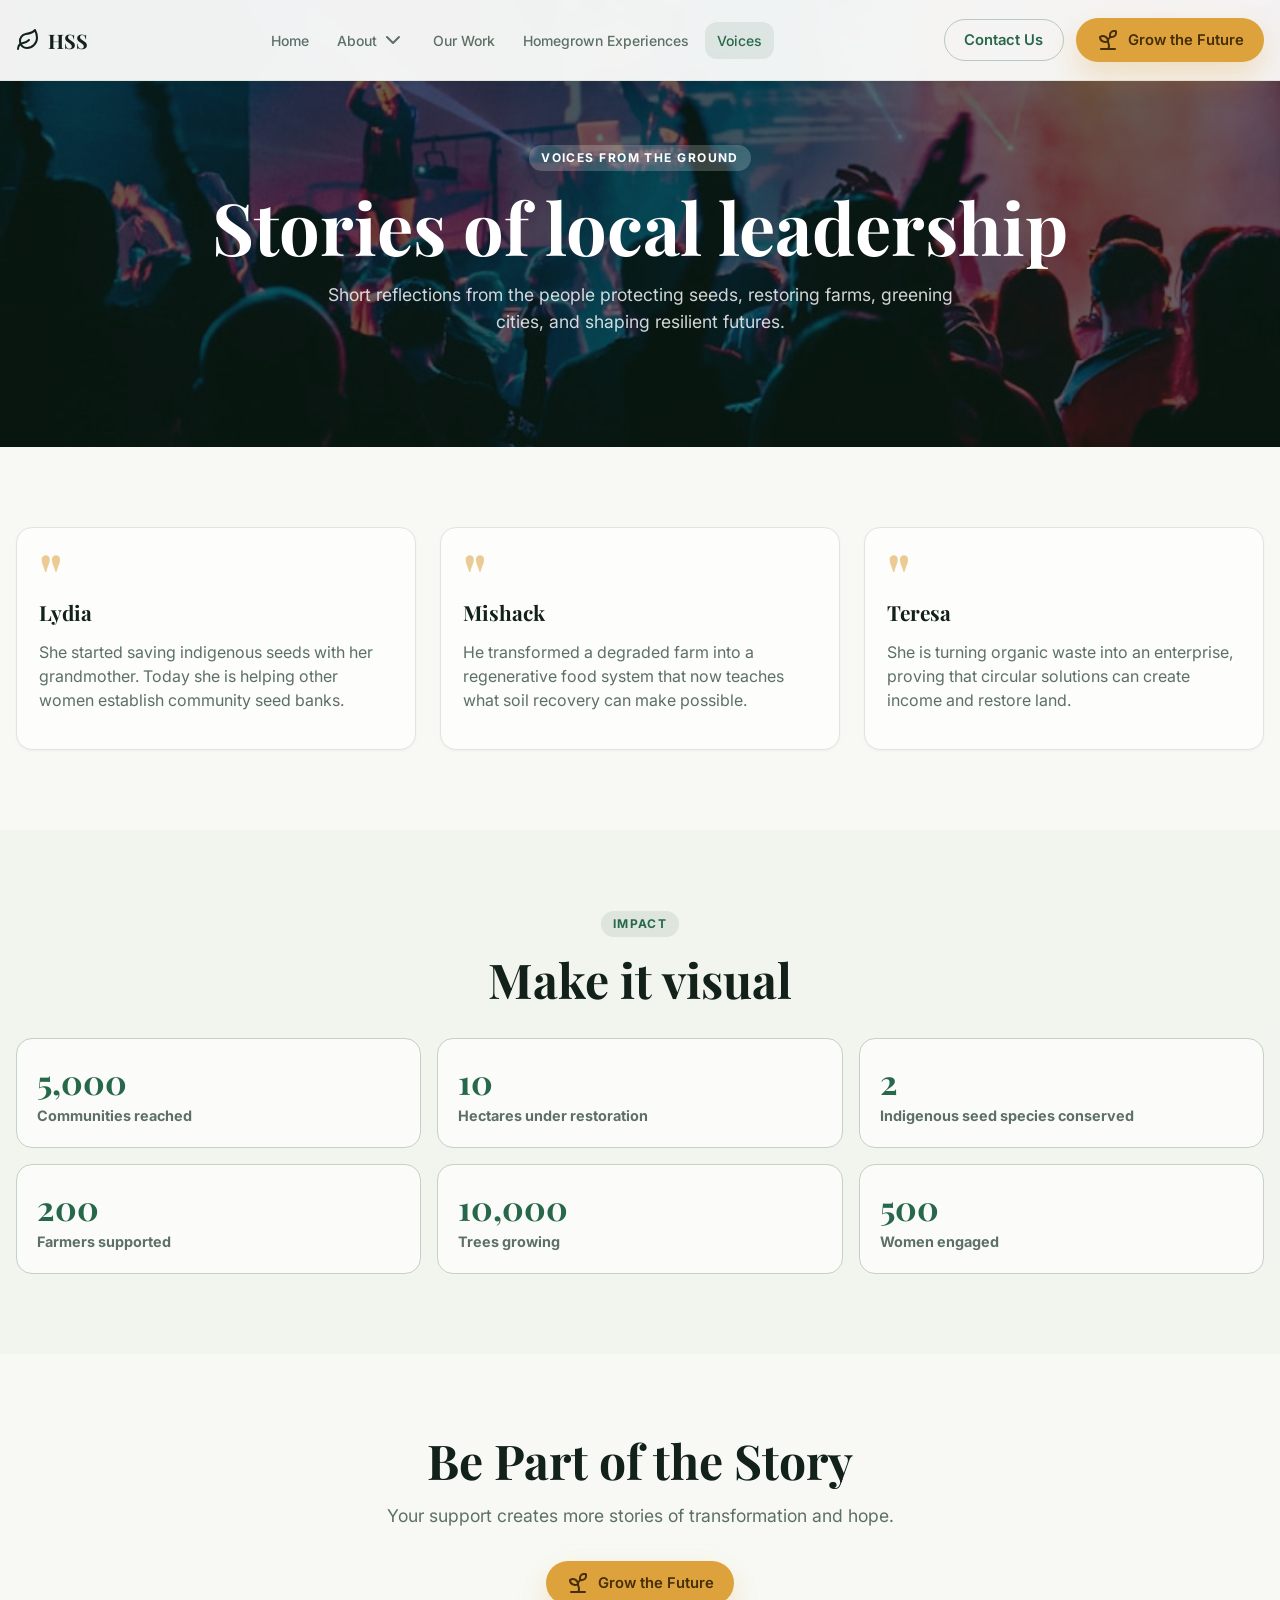
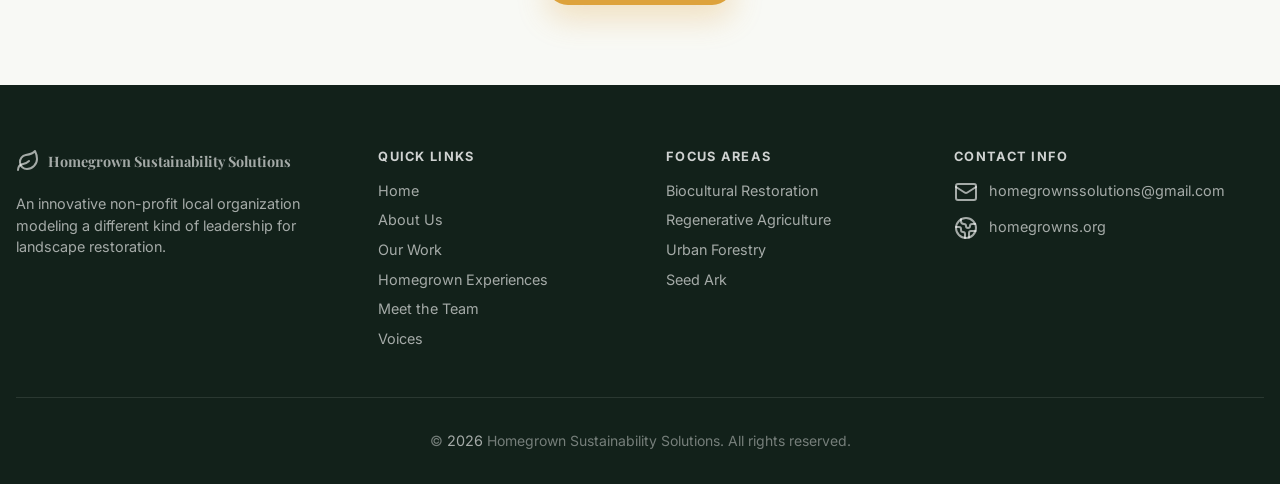
<file: Testimonies.html>
<!doctype html>
<html lang="en">
<head><meta charset="utf-8"><meta name="viewport" content="width=device-width, initial-scale=1"><title>Voices - Homegrown Sustainability</title><link rel="stylesheet" href="./assets/styles.css"><link rel="icon" href="./reference/logo.png"></head>
<body data-page="Testimonies"><div class="page">
<nav class="nav"><div class="container nav-inner"><a class="brand" href="./Home.html"><i data-lucide="leaf"></i><span>HSS</span></a><div class="nav-links"><a data-nav="Home" href="./Home.html">Home</a><div class="nav-item"><a class="nav-drop" data-nav="VisionMission" href="./VisionMission.html">About <i data-lucide="chevron-down"></i></a><div class="dropdown"><a href="./VisionMission.html#story">Our Story</a><a href="./VisionMission.html#mission">Mission & Vision</a><a href="./MeetTheTeam.html">Team</a></div></div><a data-nav="OurWork" href="./OurWork.html">Our Work</a><a data-nav="HomegrownExperiences" href="./HomegrownExperiences.html">Homegrown Experiences</a><a data-nav="Testimonies" href="./Testimonies.html">Voices</a></div><div class="nav-actions"><a class="btn btn-outline" href="./Home.html#contact">Contact Us</a><a class="btn btn-accent" href="./GetInvolved.html"><i data-lucide="sprout"></i>Grow the Future</a></div><button class="menu-toggle" data-menu-toggle aria-label="Open menu"><i data-lucide="menu"></i></button></div><div class="mobile-menu" data-mobile-menu><a href="./Home.html">Home</a><a href="./VisionMission.html">About Us</a><a href="./OurWork.html">Our Work</a><a href="./HomegrownExperiences.html">Homegrown Experiences</a><a href="./MeetTheTeam.html">Team</a><a href="./Testimonies.html">Voices</a><a class="btn btn-accent" href="./GetInvolved.html"><i data-lucide="sprout"></i>Grow the Future</a></div></nav>
<main class="main">
<section class="page-hero"><img src="./assets/images/cross-cultural-exchange.jpg" alt="Community conversation"><div class="container"><span class="eyebrow">Voices From the Ground</span><h1>Stories of local leadership</h1><p class="lead">Short reflections from the people protecting seeds, restoring farms, greening cities, and shaping resilient futures.</p></div></section>
<section class="section"><div class="container grid three">
<article class="voice-card"><div class="quote-mark">"</div><h3>Lydia</h3><p>She started saving indigenous seeds with her grandmother. Today she is helping other women establish community seed banks.</p></article>
<article class="voice-card"><div class="quote-mark">"</div><h3>Mishack</h3><p>He transformed a degraded farm into a regenerative food system that now teaches what soil recovery can make possible.</p></article>
<article class="voice-card"><div class="quote-mark">"</div><h3>Teresa</h3><p>She is turning organic waste into an enterprise, proving that circular solutions can create income and restore land.</p></article>
</div></section>
<section class="section muted"><div class="container"><div class="center narrow"><span class="eyebrow">Impact</span><h2>Make it visual</h2></div><div class="impact-grid"><div class="impact-tile"><strong>5,000</strong><span>Communities reached</span></div><div class="impact-tile"><strong>10</strong><span>Hectares under restoration</span></div><div class="impact-tile"><strong>2</strong><span>Indigenous seed species conserved</span></div><div class="impact-tile"><strong>200</strong><span>Farmers supported</span></div><div class="impact-tile"><strong>10,000</strong><span>Trees growing</span></div><div class="impact-tile"><strong>500</strong><span>Women engaged</span></div></div></div></section>
<section class="section center"><div class="narrow"><h2>Be Part of the Story</h2><p class="lead">Your support creates more stories of transformation and hope.</p><div class="actions" style="justify-content:center"><a class="btn btn-accent" href="./GetInvolved.html"><i data-lucide="sprout"></i>Grow the Future</a></div></div></section>
</main>
<footer class="footer"><div class="container footer-grid"><div><a class="brand" href="./Home.html"><i data-lucide="leaf"></i><span>Homegrown Sustainability Solutions</span></a><p>An innovative non-profit local organization modeling a different kind of leadership for landscape restoration.</p></div><div><h3>Quick Links</h3><div class="footer-links"><a href="./Home.html">Home</a><a href="./VisionMission.html">About Us</a><a href="./OurWork.html">Our Work</a><a href="./HomegrownExperiences.html">Homegrown Experiences</a><a href="./MeetTheTeam.html">Meet the Team</a><a href="./Testimonies.html">Voices</a></div></div><div><h3>Focus Areas</h3><div class="footer-links"><a href="./OurWork.html#biocultural">Biocultural Restoration</a><a href="./OurWork.html#regenerative">Regenerative Agriculture</a><a href="./OurWork.html#urban">Urban Forestry</a><a href="./OurWork.html#seed">Seed Ark</a></div></div><div><h3>Contact Info</h3><a class="contact-row" href="mailto:homegrownssolutions@gmail.com"><i data-lucide="mail"></i><span>homegrownssolutions@gmail.com</span></a><a class="contact-row" href="https://homegrowns.org"><i data-lucide="globe-2"></i><span>homegrowns.org</span></a></div></div><div class="container copyright">&copy; <span data-year></span> Homegrown Sustainability Solutions. All rights reserved.</div></footer>
</div><script src="./assets/lucide.min.js"></script><script src="./assets/site.js"></script></body></html>
</file>
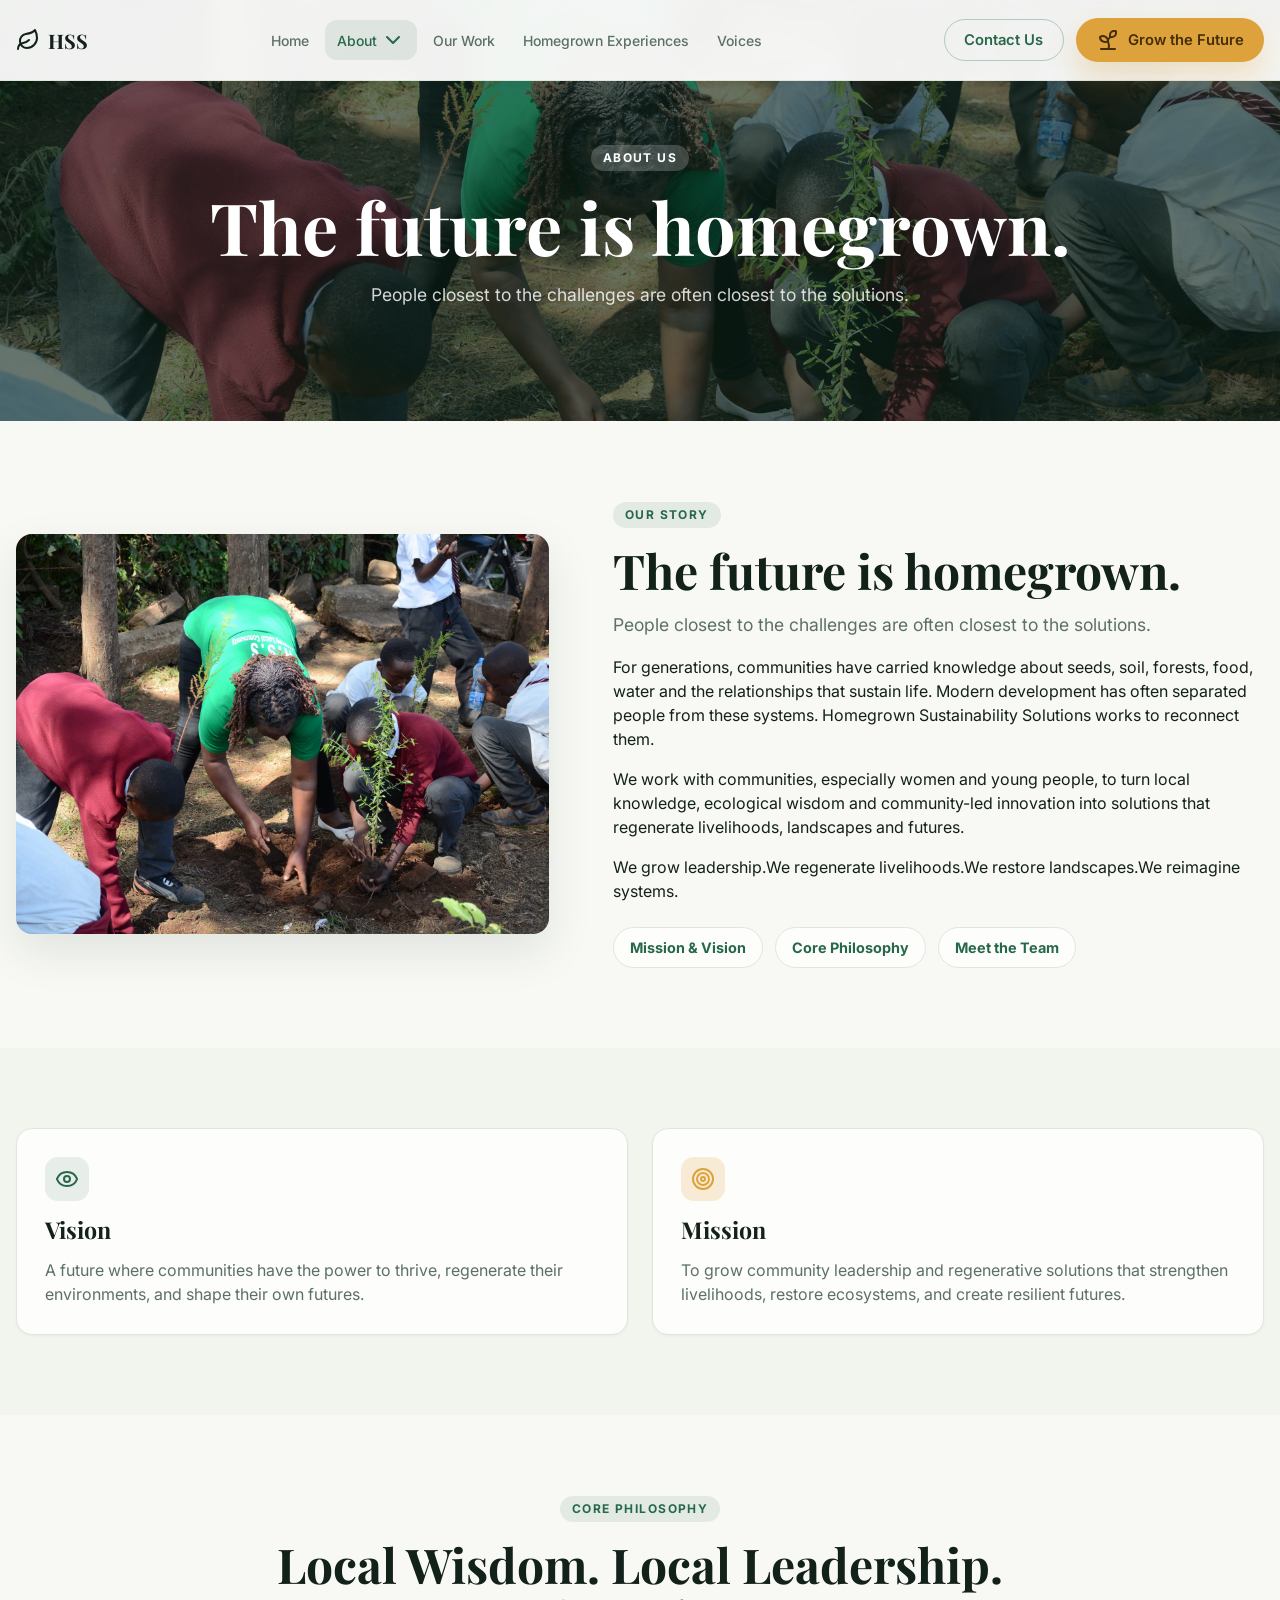
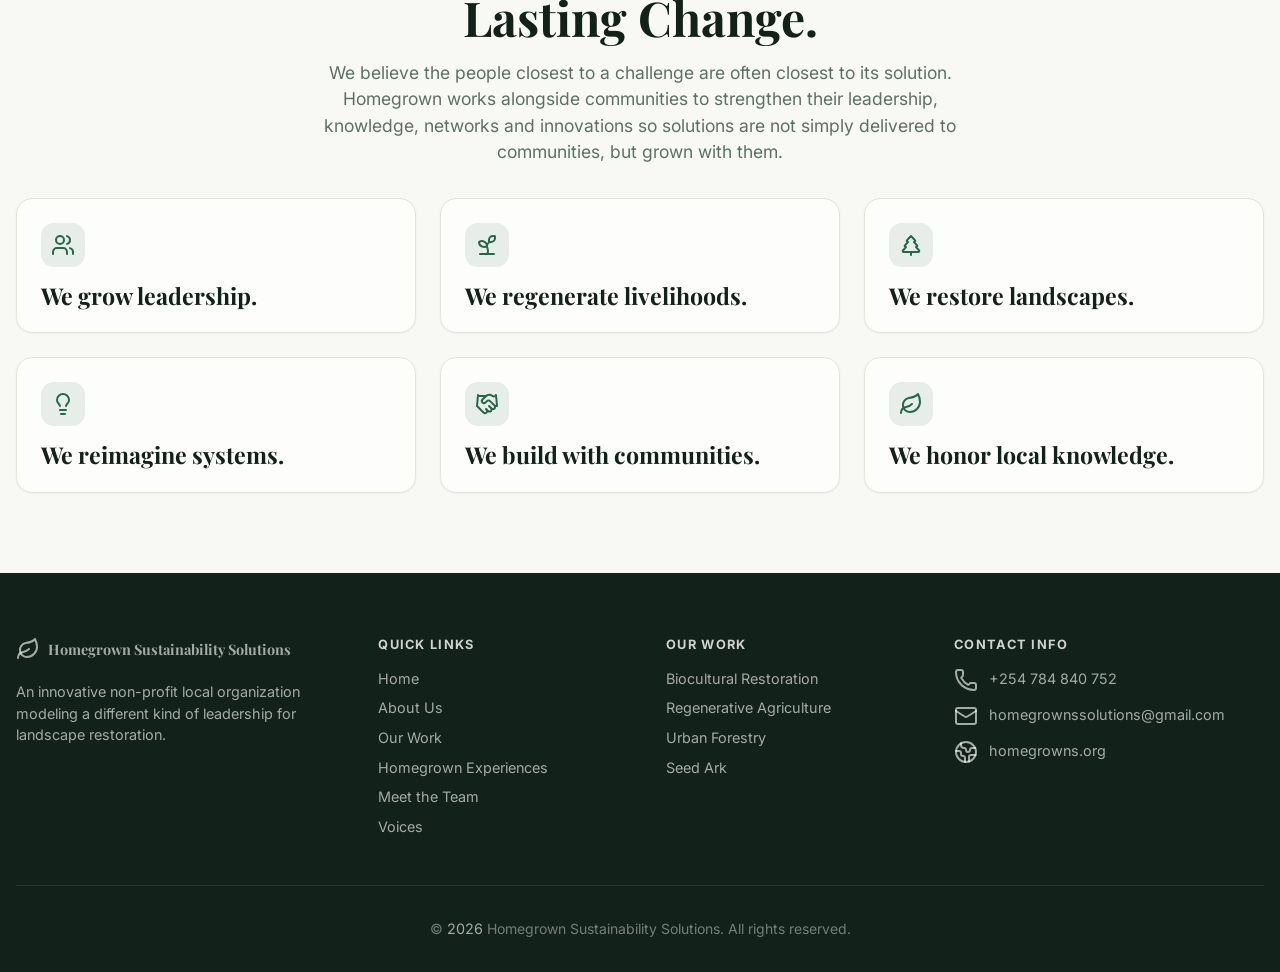
<file: VisionMission.html>
<!doctype html>
<html lang="en">
<head>
  <meta charset="utf-8">
  <meta name="viewport" content="width=device-width, initial-scale=1">
  <title>About Us - Homegrown Sustainability</title>
  <link rel="icon" href="./reference/logo.png">
  <link rel="stylesheet" href="./assets/styles.css">
</head>
<body data-page="VisionMission">
<div class="page">
  <nav class="nav">
    <div class="container nav-inner">
      <a class="brand" href="./Home.html"><i data-lucide="leaf"></i><span>HSS</span></a>
      <div class="nav-links">
        <a data-nav="Home" href="./Home.html">Home</a>
        <div class="nav-item">
          <a class="nav-drop active" data-nav="VisionMission" href="./VisionMission.html">About <i data-lucide="chevron-down"></i></a>
          <div class="dropdown"><a href="./VisionMission.html#story">Our Story</a><a href="./VisionMission.html#mission">Mission & Vision</a><a href="./MeetTheTeam.html">Team</a></div>
        </div>
        <a data-nav="OurWork" href="./OurWork.html">Our Work</a>
        <a data-nav="HomegrownExperiences" href="./HomegrownExperiences.html">Homegrown Experiences</a>
        <a data-nav="Testimonies" href="./Testimonies.html">Voices</a>
      </div>
      <div class="nav-actions"><a class="btn btn-outline" href="./Home.html#contact">Contact Us</a><a class="btn btn-accent" href="./GetInvolved.html"><i data-lucide="sprout"></i>Grow the Future</a></div>
      <button class="menu-toggle" data-menu-toggle aria-label="Open menu"><i data-lucide="menu"></i></button>
    </div>
    <div class="mobile-menu" data-mobile-menu><a data-nav="Home" href="./Home.html">Home</a><a data-nav="VisionMission" href="./VisionMission.html">About Us</a><a class="mobile-sub" href="./VisionMission.html#story">Our Story</a><a class="mobile-sub" href="./VisionMission.html#mission">Mission & Vision</a><a class="mobile-sub" href="./MeetTheTeam.html">Team</a><a data-nav="OurWork" href="./OurWork.html">Our Work</a><a data-nav="HomegrownExperiences" href="./HomegrownExperiences.html">Homegrown Experiences</a><a data-nav="Testimonies" href="./Testimonies.html">Voices</a><a class="btn btn-accent" href="./GetInvolved.html"><i data-lucide="sprout"></i>Grow the Future</a></div>
  </nav>

  <main class="main">
    <section class="page-hero"><img src="./assets/images/about-story.jpg" alt="Community members planting together"><div class="container"><span class="eyebrow">About Us</span><h1>The future is homegrown.</h1><p class="lead">People closest to the challenges are often closest to the solutions.</p></div></section>

    <section class="section" id="story">
      <div class="container story-panel">
        <img src="./assets/images/about-story.jpg" alt="Community members planting seedlings">
        <div>
          <span class="eyebrow">Our Story</span>
          <h2>The future is homegrown.</h2>
          <p class="lead">People closest to the challenges are often closest to the solutions.</p>
          <p>For generations, communities have carried knowledge about seeds, soil, forests, food, water and the relationships that sustain life. Modern development has often separated people from these systems. Homegrown Sustainability Solutions works to reconnect them.</p>
          <p>We work with communities, especially women and young people, to turn local knowledge, ecological wisdom and community-led innovation into solutions that regenerate livelihoods, landscapes and futures.</p>
          <div class="story-lines"><span>We grow leadership.</span><span>We regenerate livelihoods.</span><span>We restore landscapes.</span><span>We reimagine systems.</span></div>
          <div class="mini-nav"><a href="#mission">Mission & Vision</a><a href="#philosophy">Core Philosophy</a><a href="./MeetTheTeam.html">Meet the Team</a></div>
        </div>
      </div>
    </section>

    <section class="section muted" id="mission">
      <div class="container grid two">
        <article class="card card-pad"><span class="icon-box"><i data-lucide="eye"></i></span><h3>Vision</h3><p class="lead" style="font-size:1rem">A future where communities have the power to thrive, regenerate their environments, and shape their own futures.</p></article>
        <article class="card card-pad"><span class="icon-box accent"><i data-lucide="target"></i></span><h3>Mission</h3><p class="lead" style="font-size:1rem">To grow community leadership and regenerative solutions that strengthen livelihoods, restore ecosystems, and create resilient futures.</p></article>
      </div>
    </section>

    <section class="section" id="philosophy">
      <div class="container center narrow">
        <span class="eyebrow">Core Philosophy</span>
        <h2>Local Wisdom. Local Leadership. Lasting Change.</h2>
        <p class="lead">We believe the people closest to a challenge are often closest to its solution. Homegrown works alongside communities to strengthen their leadership, knowledge, networks and innovations so solutions are not simply delivered to communities, but grown with them.</p>
      </div>
      <div class="container grid three" style="margin-top:2rem">
        <article class="card value-card"><span class="icon-box"><i data-lucide="users"></i></span><h3>We grow leadership.</h3></article>
        <article class="card value-card"><span class="icon-box"><i data-lucide="sprout"></i></span><h3>We regenerate livelihoods.</h3></article>
        <article class="card value-card"><span class="icon-box"><i data-lucide="tree-pine"></i></span><h3>We restore landscapes.</h3></article>
        <article class="card value-card"><span class="icon-box"><i data-lucide="lightbulb"></i></span><h3>We reimagine systems.</h3></article>
        <article class="card value-card"><span class="icon-box"><i data-lucide="handshake"></i></span><h3>We build with communities.</h3></article>
        <article class="card value-card"><span class="icon-box"><i data-lucide="leaf"></i></span><h3>We honor local knowledge.</h3></article>
      </div>
    </section>
  </main>

  <footer class="footer"><div class="container footer-grid"><div><a class="brand" href="./Home.html"><i data-lucide="leaf"></i><span>Homegrown Sustainability Solutions</span></a><p>An innovative non-profit local organization modeling a different kind of leadership for landscape restoration.</p></div><div><h3>Quick Links</h3><div class="footer-links"><a href="./Home.html">Home</a><a href="./VisionMission.html">About Us</a><a href="./OurWork.html">Our Work</a><a href="./HomegrownExperiences.html">Homegrown Experiences</a><a href="./MeetTheTeam.html">Meet the Team</a><a href="./Testimonies.html">Voices</a></div></div><div><h3>Our Work</h3><div class="footer-links"><a href="./OurWork.html#biocultural">Biocultural Restoration</a><a href="./OurWork.html#regenerative">Regenerative Agriculture</a><a href="./OurWork.html#urban">Urban Forestry</a><a href="./OurWork.html#seed">Seed Ark</a></div></div><div><h3>Contact Info</h3><a class="contact-row" href="tel:+254784840752"><i data-lucide="phone"></i><span>+254 784 840 752</span></a><a class="contact-row" href="mailto:homegrownssolutions@gmail.com"><i data-lucide="mail"></i><span>homegrownssolutions@gmail.com</span></a><a class="contact-row" href="https://homegrowns.org"><i data-lucide="globe-2"></i><span>homegrowns.org</span></a></div></div><div class="container copyright">&copy; <span data-year></span> Homegrown Sustainability Solutions. All rights reserved.</div></footer>
</div>
<script src="./assets/lucide.min.js"></script>
<script src="./assets/site.js"></script>
</body>
</html>
</file>
<file: assets/styles.css>
@import url("https://fonts.googleapis.com/css2?family=Inter:wght@300;400;500;600;700;800&family=Playfair+Display:wght@400;500;600;700&display=swap");

:root {
  --background: hsl(80 25% 97%);
  --foreground: hsl(150 30% 10%);
  --card: hsl(80 20% 99%);
  --primary: hsl(152 45% 28%);
  --muted: hsl(80 15% 93%);
  --muted-foreground: hsl(150 10% 40%);
  --accent: hsl(38 70% 55%);
  --accent-foreground: hsl(38 80% 15%);
  --border: hsl(80 15% 88%);
  --white-soft: rgba(255,255,255,.8);
  --shadow: 0 18px 45px rgba(15, 36, 25, .10);
}

* { box-sizing: border-box; }
html { scroll-behavior: smooth; }
body {
  margin: 0;
  font-family: Inter, system-ui, sans-serif;
  color: var(--foreground);
  background: var(--background);
  line-height: 1.5;
}
a { color: inherit; text-decoration: none; }
img { display: block; max-width: 100%; }

.page { min-height: 100vh; display: flex; flex-direction: column; }
.main { flex: 1; }
.container { width: min(100% - 2rem, 80rem); margin-inline: auto; }
.narrow { width: min(100% - 2rem, 48rem); margin-inline: auto; }
.section { padding: 5rem 0; }
.section-lg { padding: 6rem 0; }
.muted { background: color-mix(in srgb, var(--muted) 55%, transparent); }
.center { text-align: center; }
.grid { display: grid; gap: 1.5rem; }
.two { grid-template-columns: repeat(2, minmax(0, 1fr)); }
.three { grid-template-columns: repeat(3, minmax(0, 1fr)); }
.four { grid-template-columns: repeat(4, minmax(0, 1fr)); }

.nav {
  position: fixed;
  inset: 0 0 auto 0;
  z-index: 50;
  background: color-mix(in srgb, var(--card) 95%, transparent);
  backdrop-filter: blur(12px);
  border-bottom: 1px solid var(--border);
  box-shadow: 0 1px 8px rgba(0,0,0,.04);
}
.nav-inner { height: 5rem; display: flex; align-items: center; justify-content: space-between; gap: 1rem; }
.brand { display: inline-flex; align-items: center; gap: .5rem; font: 700 1.25rem "Playfair Display", serif; }
.brand i { color: var(--primary); width: 1.75rem; height: 1.75rem; }
.nav-links { display: flex; align-items: center; gap: .25rem; }
.nav-item { position: relative; }
.nav-links a, .mobile-menu a, .nav-drop {
  border-radius: .75rem;
  color: var(--muted-foreground);
  font-size: .875rem;
  font-weight: 500;
  padding: .5rem .75rem;
  transition: .2s ease;
}
.nav-drop { display: inline-flex; align-items: center; gap: .25rem; }
.nav-drop i { width: 1rem; height: 1rem; }
.dropdown {
  position: absolute;
  top: 100%;
  left: 0;
  min-width: 13rem;
  display: grid;
  gap: .25rem;
  padding: .55rem;
  background: var(--card);
  border: 1px solid var(--border);
  border-radius: .85rem;
  box-shadow: var(--shadow);
  z-index: 100;
  opacity: 0;
  transform: translateY(-.35rem);
  pointer-events: none;
  transition: .18s ease;
}
.nav-item:hover .dropdown, .nav-item:focus-within .dropdown, .nav-item.open .dropdown { opacity: 1; transform: translateY(0); pointer-events: auto; }
.dropdown a { white-space: nowrap; }
.nav-links a:hover, .mobile-menu a:hover, .nav-links a.active, .mobile-menu a.active, .nav-drop:hover, .nav-drop.active {
  color: var(--primary);
  background: color-mix(in srgb, var(--primary) 10%, transparent);
}
.nav-actions { display: flex; align-items: center; gap: .75rem; }
.menu-toggle { display: none; border: 0; background: transparent; color: var(--foreground); padding: .5rem; border-radius: .75rem; }
.mobile-menu { display: none; border-top: 1px solid var(--border); padding: .75rem 1rem 1rem; }
.mobile-menu.open { display: grid; gap: .25rem; }

.btn {
  display: inline-flex;
  align-items: center;
  justify-content: center;
  gap: .5rem;
  min-height: 2.5rem;
  padding: .55rem 1.2rem;
  border-radius: 999px;
  border: 1px solid transparent;
  font-weight: 600;
  font-size: .925rem;
  cursor: pointer;
  transition: .2s ease;
}
.btn i { width: 1rem; height: 1rem; }
.btn-primary { background: var(--primary); color: white; box-shadow: 0 12px 24px color-mix(in srgb, var(--primary) 22%, transparent); }
.btn-primary:hover { filter: brightness(.94); }
.btn-accent { background: var(--accent); color: var(--accent-foreground); box-shadow: 0 14px 30px color-mix(in srgb, var(--accent) 28%, transparent); }
.btn-accent:hover { filter: brightness(.96); }
.btn-outline { border-color: color-mix(in srgb, var(--primary) 30%, transparent); color: var(--primary); background: transparent; }
.btn-outline:hover { background: color-mix(in srgb, var(--primary) 10%, transparent); }
.btn-ghost-white { border-color: rgba(255,255,255,.3); color: white; background: rgba(255,255,255,.03); backdrop-filter: blur(4px); }
.btn-ghost-white:hover { background: rgba(255,255,255,.1); }

.hero {
  position: relative;
  min-height: 100vh;
  display: flex;
  align-items: center;
  overflow: hidden;
  color: white;
}
.page-hero {
  position: relative;
  min-height: 24rem;
  padding: 9rem 0 7rem;
  display: flex;
  align-items: center;
  overflow: hidden;
  color: white;
  text-align: center;
}
.hero img, .page-hero img { position: absolute; inset: 0; width: 100%; height: 100%; object-fit: cover; }
.hero::after {
  content: "";
  position: absolute;
  inset: 0;
  background:
    linear-gradient(90deg, rgba(11,33,22,.72), rgba(11,33,22,.42), transparent),
    linear-gradient(0deg, rgba(11,33,22,.52), transparent 45%, rgba(11,33,22,.18));
}
.page-hero::after { content: ""; position: absolute; inset: 0; background: rgba(11,33,22,.62); }
.hero .container, .page-hero .container { position: relative; z-index: 1; }
.hero-copy { max-width: 42rem; padding-top: 4rem; }
.hero-copy.centered-title { margin-inline: auto; text-align: center; }
.hero-copy.centered-title .lead { margin-inline: auto; }
.hero-copy.centered-title .actions { justify-content: center; }
.eyebrow {
  display: inline-flex;
  align-items: center;
  gap: .4rem;
  margin-bottom: 1rem;
  padding: .25rem .75rem;
  border-radius: 999px;
  background: color-mix(in srgb, var(--primary) 10%, transparent);
  color: var(--primary);
  text-transform: uppercase;
  letter-spacing: .12em;
  font-size: .75rem;
  font-weight: 700;
}
.light .eyebrow, .hero .eyebrow, .page-hero .eyebrow { background: rgba(255,255,255,.2); color: white; }
h1, h2, h3 { font-family: "Playfair Display", serif; line-height: 1.1; margin: 0; }
h1 { font-size: clamp(3rem, 7vw, 4.5rem); font-weight: 700; }
h2 { font-size: clamp(2rem, 4.5vw, 3rem); font-weight: 700; }
h3 { font-size: 1.45rem; font-weight: 700; }
.hero h1 span { color: var(--accent); }
.lead { color: var(--muted-foreground); font-size: 1.1rem; max-width: 42rem; margin: 1rem auto 0; }
.hero .lead, .page-hero .lead { color: rgba(255,255,255,.82); margin-inline: 0; }
.page-hero .lead { margin-inline: auto; }
.actions { display: flex; flex-wrap: wrap; gap: 1rem; margin-top: 2rem; }
.scroll-cue { position: absolute; bottom: 2rem; left: 50%; z-index: 1; color: rgba(255,255,255,.65); animation: bob 2s infinite; }
@keyframes bob { 50% { transform: translate(-50%, .5rem); } 0%,100% { transform: translate(-50%, 0); } }

.split { display: grid; grid-template-columns: minmax(0,1fr) minmax(0,1fr); gap: clamp(2rem, 6vw, 5rem); align-items: center; }
.image-stack { position: relative; }
.image-stack img, .feature-image { width: 100%; aspect-ratio: 4/3; object-fit: cover; border-radius: 1rem; box-shadow: var(--shadow); }
.stat-badge { position: absolute; right: -1.5rem; bottom: -1.5rem; background: var(--accent); color: var(--accent-foreground); padding: 1rem; border-radius: .9rem; box-shadow: var(--shadow); }
.stat-badge strong { display: block; font: 700 2rem "Playfair Display", serif; }

.card {
  background: var(--card);
  border: 1px solid var(--border);
  border-radius: 1rem;
  box-shadow: 0 1px 3px rgba(0,0,0,.04);
  overflow: hidden;
}
.card-pad { padding: 1.75rem; }
.card:hover { box-shadow: var(--shadow); border-color: color-mix(in srgb, var(--primary) 20%, var(--border)); }
.story-panel {
  display: grid;
  grid-template-columns: minmax(0, .9fr) minmax(0, 1.1fr);
  gap: clamp(1.5rem, 5vw, 4rem);
  align-items: center;
}
.story-panel img, .story-card img, .experience-card img {
  width: 100%;
  object-fit: cover;
  border-radius: 1rem;
  box-shadow: var(--shadow);
}
.story-panel img { aspect-ratio: 4/3; }
.mini-nav { display: flex; flex-wrap: wrap; gap: .75rem; margin-top: 1.5rem; }
.mini-nav a {
  border: 1px solid var(--border);
  border-radius: 999px;
  padding: .55rem 1rem;
  color: var(--primary);
  background: var(--card);
  font-weight: 700;
  font-size: .9rem;
}
.focus-card, .pathway-card, .voice-card, .team-card, .experience-card {
  background: var(--card);
  border: 1px solid var(--border);
  border-radius: 1rem;
  overflow: hidden;
  box-shadow: 0 1px 3px rgba(0,0,0,.04);
}
.focus-card { display: grid; grid-template-rows: auto 1fr; }
.focus-card img { width: 100%; aspect-ratio: 16/10; object-fit: cover; }
.focus-card .content, .experience-card .content, .team-card .content { padding: 1.35rem; }
.focus-card h3, .pathway-card h3, .voice-card h3, .team-card h3 { font-size: 1.3rem; }
.focus-card p, .pathway-card p, .voice-card p, .team-card p, .experience-card p { color: var(--muted-foreground); }
.pathway-card, .voice-card { padding: 1.35rem; }
.pathway-card { min-height: 100%; }
.pathway-card .icon-box, .voice-card .icon-box { margin-bottom: .85rem; }
.team-card img { width: 100%; aspect-ratio: 4/3; object-fit: cover; }
.team-card .role { color: var(--primary); font-weight: 800; text-transform: uppercase; letter-spacing: .08em; font-size: .78rem; }
.team-card .place { color: var(--accent-foreground); font-weight: 700; }
.impact-grid { display: grid; grid-template-columns: repeat(3, minmax(0,1fr)); gap: 1rem; margin-top: 2rem; }
.impact-tile {
  padding: 1.25rem;
  border-radius: 1rem;
  border: 1px solid color-mix(in srgb, var(--primary) 16%, var(--border));
  background: color-mix(in srgb, var(--card) 86%, var(--muted));
}
.impact-tile strong { display: block; font: 700 2.1rem "Playfair Display", serif; color: var(--primary); }
.impact-tile span { color: var(--muted-foreground); font-weight: 700; font-size: .9rem; }
.check-list { display: grid; gap: .65rem; margin-top: 1rem; }
.check-list p { display: flex; gap: .5rem; align-items: flex-start; margin: 0; }
.check-list i { width: 1rem; height: 1rem; flex: 0 0 auto; color: var(--primary); margin-top: .2rem; }
.quote-mark { font: 700 4rem "Playfair Display", serif; color: color-mix(in srgb, var(--accent) 55%, transparent); line-height: .8; }
.pillar-card { position: relative; display: block; min-height: 100%; border-radius: 1rem; overflow: hidden; box-shadow: 0 5px 18px rgba(0,0,0,.08); }
.pillar-card img { width: 100%; aspect-ratio: 4/3; object-fit: cover; transition: transform .6s ease; }
.pillar-card:hover img { transform: scale(1.05); }
.pillar-card::after { content: ""; position: absolute; inset: 0; background: linear-gradient(0deg, rgba(11,33,22,.78), rgba(11,33,22,.18), transparent); }
.pillar-card .content { position: absolute; inset: auto 0 0 0; z-index: 1; color: white; padding: 1.5rem; }
.pillar-card p { color: rgba(255,255,255,.78); font-size: .9rem; }
.learn { color: var(--accent); display: inline-flex; align-items: center; gap: .35rem; margin-top: .75rem; font-weight: 600; font-size: .9rem; }

.impact-band { position: relative; color: white; background: var(--primary); overflow: hidden; padding: 5rem 0 6rem; }
.impact-band::before { content: ""; position: absolute; inset: 0; opacity: .1; background: radial-gradient(circle at 12% 20%, white, transparent 18rem), radial-gradient(circle at 85% 80%, var(--accent), transparent 24rem); }
.impact-band .container { position: relative; z-index: 1; }
.metric { text-align: center; }
.metric .metric-icon { display: inline-flex; padding: .75rem; border-radius: .75rem; background: rgba(255,255,255,.1); margin-bottom: 1rem; }
.metric i { color: var(--accent); width: 1.5rem; height: 1.5rem; }
.metric strong { display: block; font: 700 clamp(1.9rem, 4vw, 2.25rem) "Playfair Display", serif; }
.metric span { color: rgba(255,255,255,.62); font-size: .9rem; }

.value-card, .approach-card { padding: 1.5rem; }
.icon-box { display: inline-flex; width: 2.75rem; height: 2.75rem; align-items: center; justify-content: center; border-radius: .8rem; background: color-mix(in srgb, var(--primary) 10%, transparent); color: var(--primary); margin-bottom: 1rem; }
.icon-box.accent { background: color-mix(in srgb, var(--accent) 20%, transparent); color: var(--accent); }
.sdg { color: white; border-radius: 1rem; padding: 1.25rem; width: 10rem; text-align: center; box-shadow: var(--shadow); }
.sdg.small { width: 8rem; padding: 1rem; border-radius: .75rem; }
.sdg strong { display: block; font: 700 2.3rem "Playfair Display", serif; }
.red { background: #ef4444; } .red-dark { background: #dc2626; } .green { background: #22c55e; } .green-dark { background: #15803d; } .yellow { background: #eab308; } .amber { background: #d97706; } .pink { background: #db2777; } .orange { background: #f97316; }
.wrap { display: flex; flex-wrap: wrap; justify-content: center; gap: 1rem; }

.feature-row { display: grid; grid-template-columns: minmax(0,1fr) minmax(0,1fr); gap: 3rem; align-items: center; margin-bottom: 5rem; }
.feature-row.reverse .media { order: 2; }
.feature-row.reverse .copy { order: 1; }
.back-link { display: inline-flex; align-items: center; gap: .5rem; color: var(--primary); font-size: .9rem; margin-bottom: 2.5rem; }
.back-link:hover { text-decoration: underline; }
.empty { text-align: center; padding: 4rem 1rem; }
.empty i { width: 4rem; height: 4rem; margin: 0 auto 1rem; color: color-mix(in srgb, var(--muted-foreground) 30%, transparent); }
.cta-panel { background: var(--primary); color: white; border-radius: 1rem; padding: 2.5rem; text-align: center; overflow: hidden; position: relative; }
.cta-panel p { color: rgba(255,255,255,.76); }
.support-cta {
  position: relative;
  overflow: hidden;
  border-radius: 1.5rem;
  background: linear-gradient(135deg, var(--primary), color-mix(in srgb, var(--primary) 80%, white));
  color: white;
  padding: clamp(2.5rem, 6vw, 4rem);
  text-align: center;
}
.support-cta::before {
  content: "";
  position: absolute;
  inset: 0;
  opacity: .1;
  background: radial-gradient(circle at 85% 0%, var(--accent), transparent 18rem), radial-gradient(circle at 12% 100%, white, transparent 14rem);
}
.support-cta > * { position: relative; z-index: 1; }
.support-cta .icon-box {
  display: inline-flex;
  background: rgba(255,255,255,.1);
  color: var(--accent);
  border-radius: 1rem;
  width: 4rem;
  height: 4rem;
  margin-bottom: 1.5rem;
}
.support-cta .icon-box i { width: 2rem; height: 2rem; }
.support-cta p { max-width: 42rem; margin: 1rem auto 0; color: rgba(255,255,255,.75); font-size: 1.08rem; }

.footer { background: var(--foreground); color: white; padding: 4rem 0 2rem; }
.footer-grid { display: grid; grid-template-columns: 1.3fr 1fr 1fr 1.25fr; gap: 2.5rem; }
.footer h3 { font: 700 .8rem Inter, sans-serif; letter-spacing: .1em; text-transform: uppercase; color: rgba(255,255,255,.8); margin-bottom: 1rem; }
.footer p, .footer a, .footer span { color: rgba(255,255,255,.62); font-size: .9rem; }
.footer a:hover { color: var(--accent); }
.footer-links { display: grid; gap: .5rem; }
.contact-row { display: flex; gap: .65rem; align-items: flex-start; margin-bottom: .75rem; }
.contact-row i, .footer .brand i { color: var(--accent); flex: 0 0 auto; }
.copyright { border-top: 1px solid rgba(255,255,255,.1); margin-top: 3rem; padding-top: 2rem; text-align: center; color: rgba(255,255,255,.42); font-size: .875rem; }

.newsletter {
  position: fixed;
  inset: 0;
  z-index: 100;
  display: none;
  align-items: center;
  justify-content: center;
  padding: 1rem;
  background: rgba(11,33,22,.42);
  backdrop-filter: blur(6px);
}
.newsletter.open { display: flex; }
.modal { width: min(100%, 28rem); background: var(--card); border-radius: 1rem; box-shadow: 0 30px 80px rgba(0,0,0,.25); padding: 2rem; position: relative; overflow: hidden; }
.modal::before { content: ""; position: absolute; inset: 0 0 auto 0; height: .4rem; background: linear-gradient(90deg, var(--primary), var(--accent), var(--primary)); }
.modal-close { position: absolute; top: 1rem; right: 1rem; border: 0; border-radius: 999px; background: transparent; padding: .35rem; color: var(--muted-foreground); }
.modal input, .newsletter-inline input {
  width: 100%;
  border: 1px solid var(--border);
  border-radius: .8rem;
  background: color-mix(in srgb, var(--muted) 50%, transparent);
  padding: .75rem 1rem;
  margin-bottom: .75rem;
}
.newsletter-inline { display: flex; align-items: center; justify-content: space-between; gap: 1.5rem; }
.newsletter-inline form { display: flex; gap: .75rem; min-width: min(100%, 32rem); }
.newsletter-inline input { margin: 0; border-radius: 999px; background: var(--card); min-width: 16rem; }

@media (max-width: 1024px) {
  .nav-links, .nav-actions { display: none; }
  .menu-toggle { display: inline-flex; }
  .footer-grid { grid-template-columns: repeat(2, minmax(0,1fr)); }
  .three, .four { grid-template-columns: repeat(2, minmax(0,1fr)); }
}
@media (max-width: 760px) {
  .nav-inner { height: 4rem; }
  .hero { min-height: 44rem; }
  .page-hero { padding: 7rem 0 5rem; }
  .section, .section-lg { padding: 4rem 0; }
  .split, .two, .three, .four, .feature-row, .footer-grid, .story-panel, .impact-grid { grid-template-columns: 1fr; }
  .feature-row.reverse .media, .feature-row.reverse .copy { order: initial; }
  .stat-badge { display: none; }
  .newsletter-inline, .newsletter-inline form { display: grid; }
  .hero .lead { margin-inline: 0; }
}
</file>
